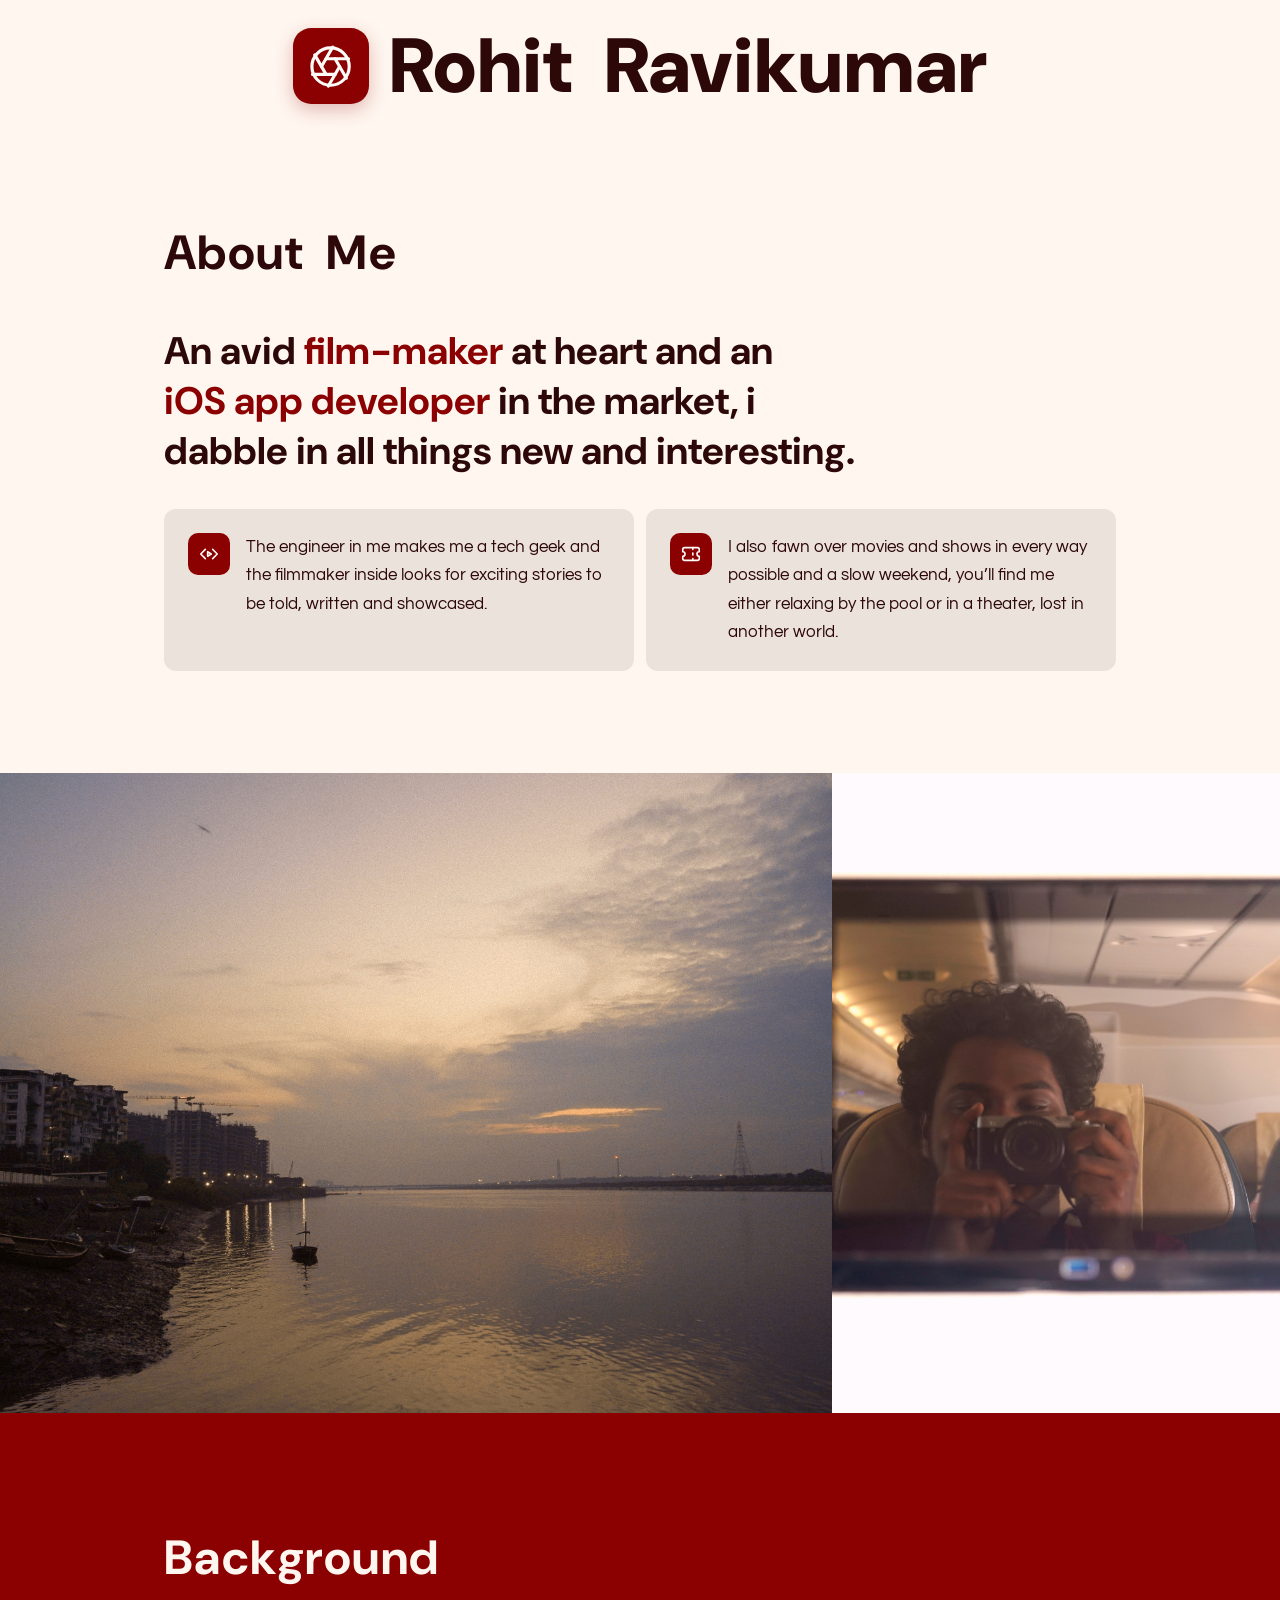
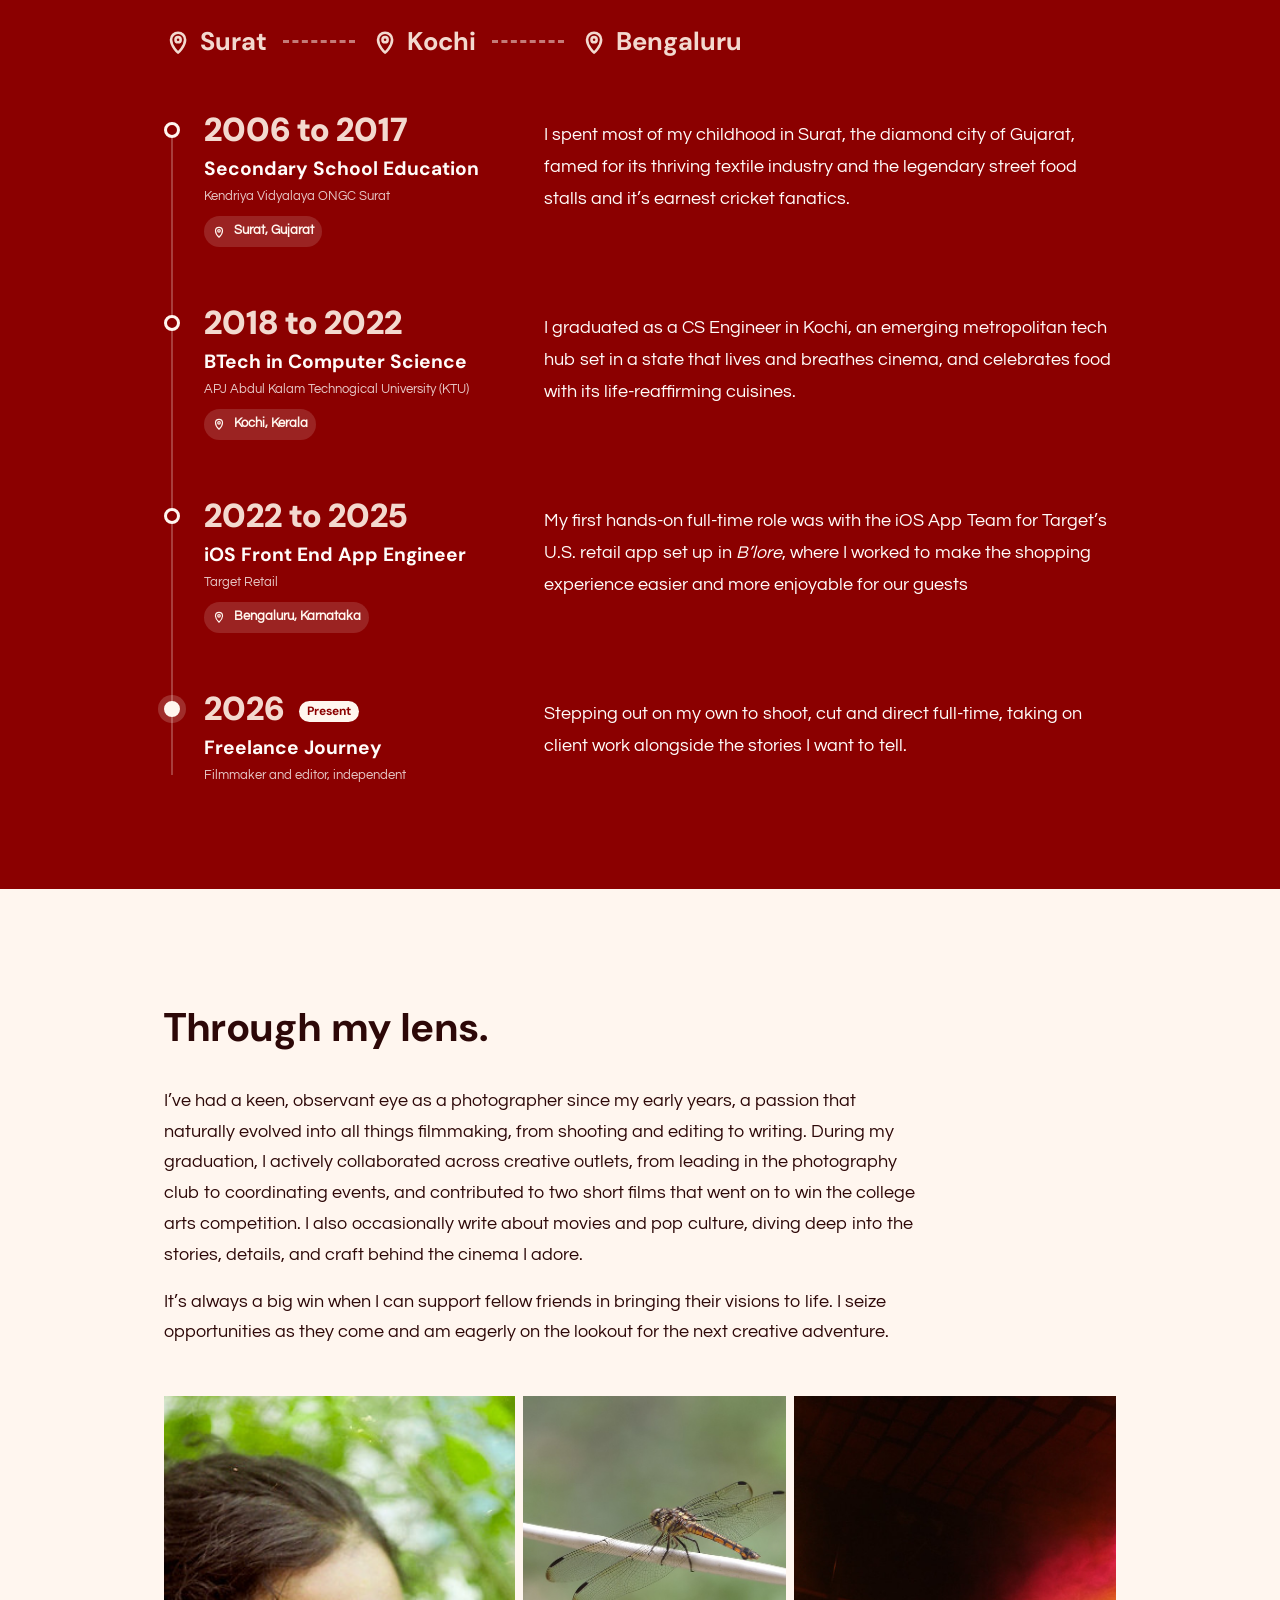
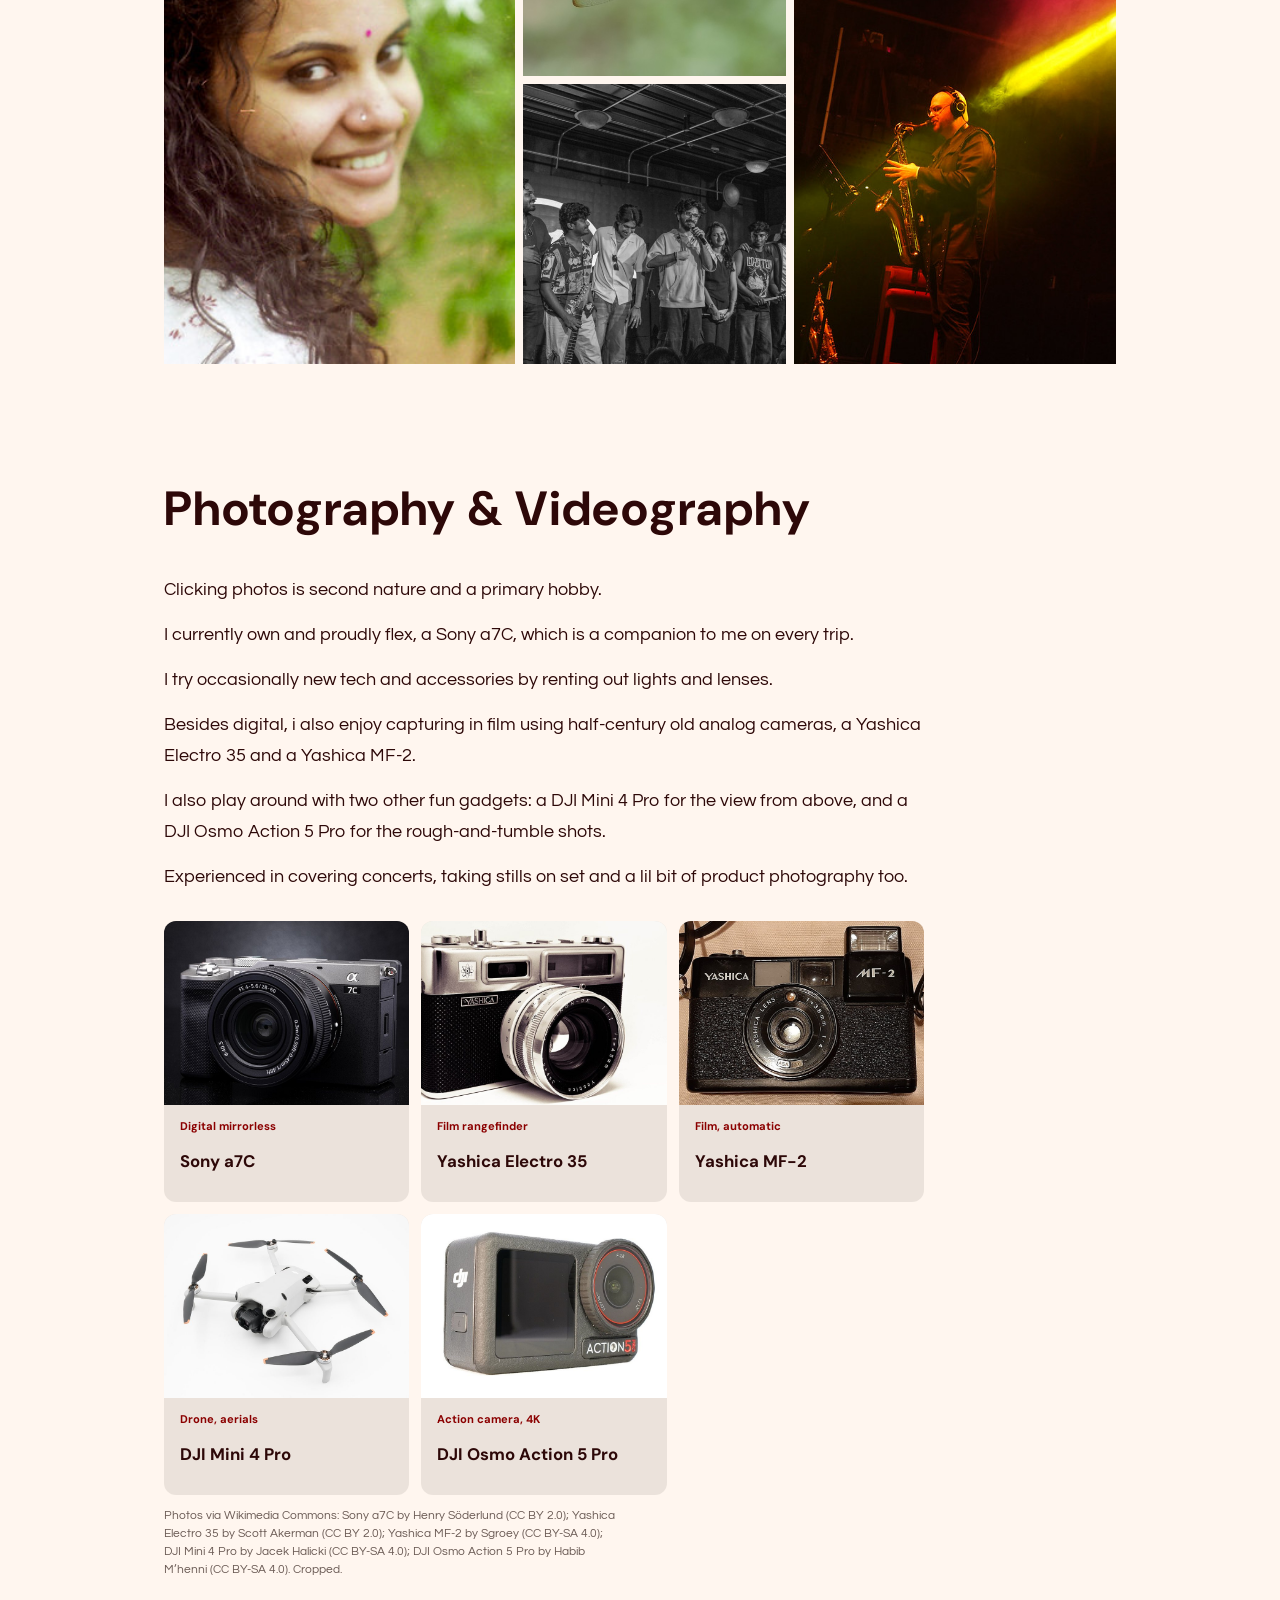
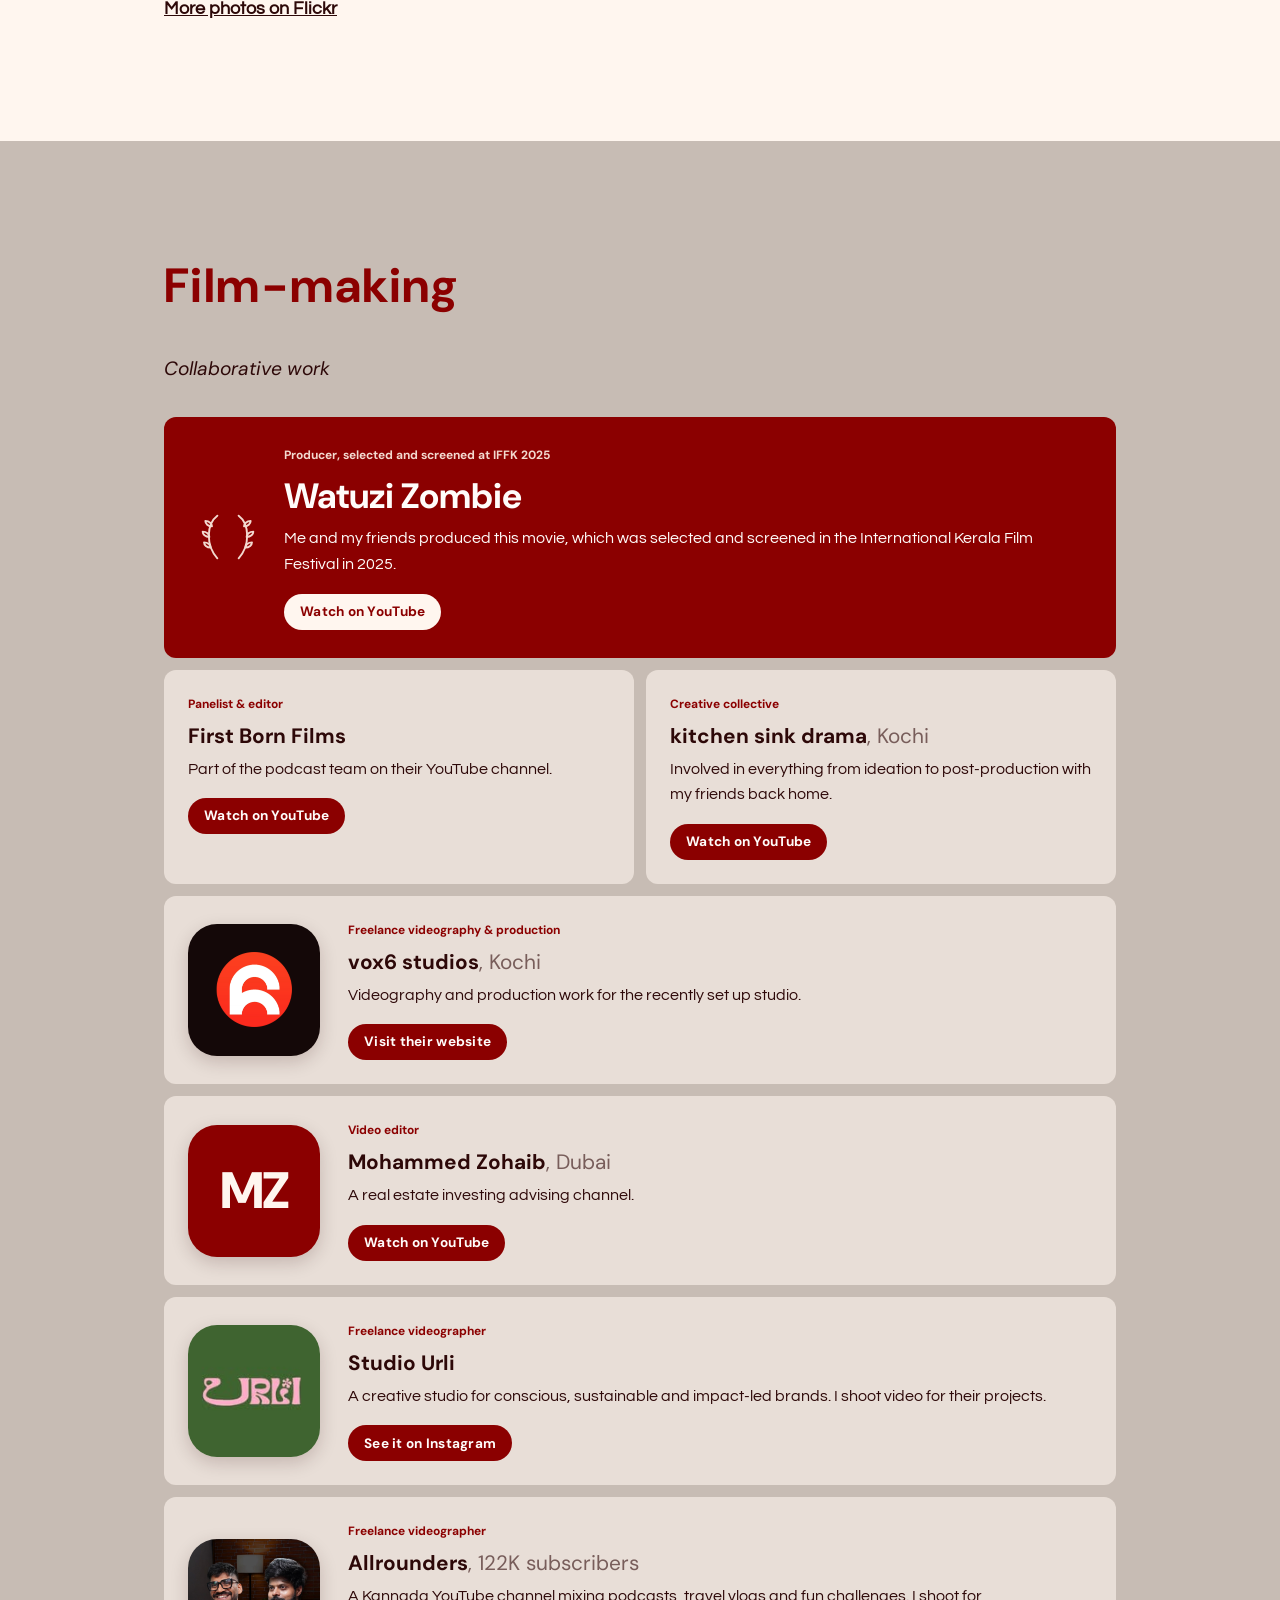
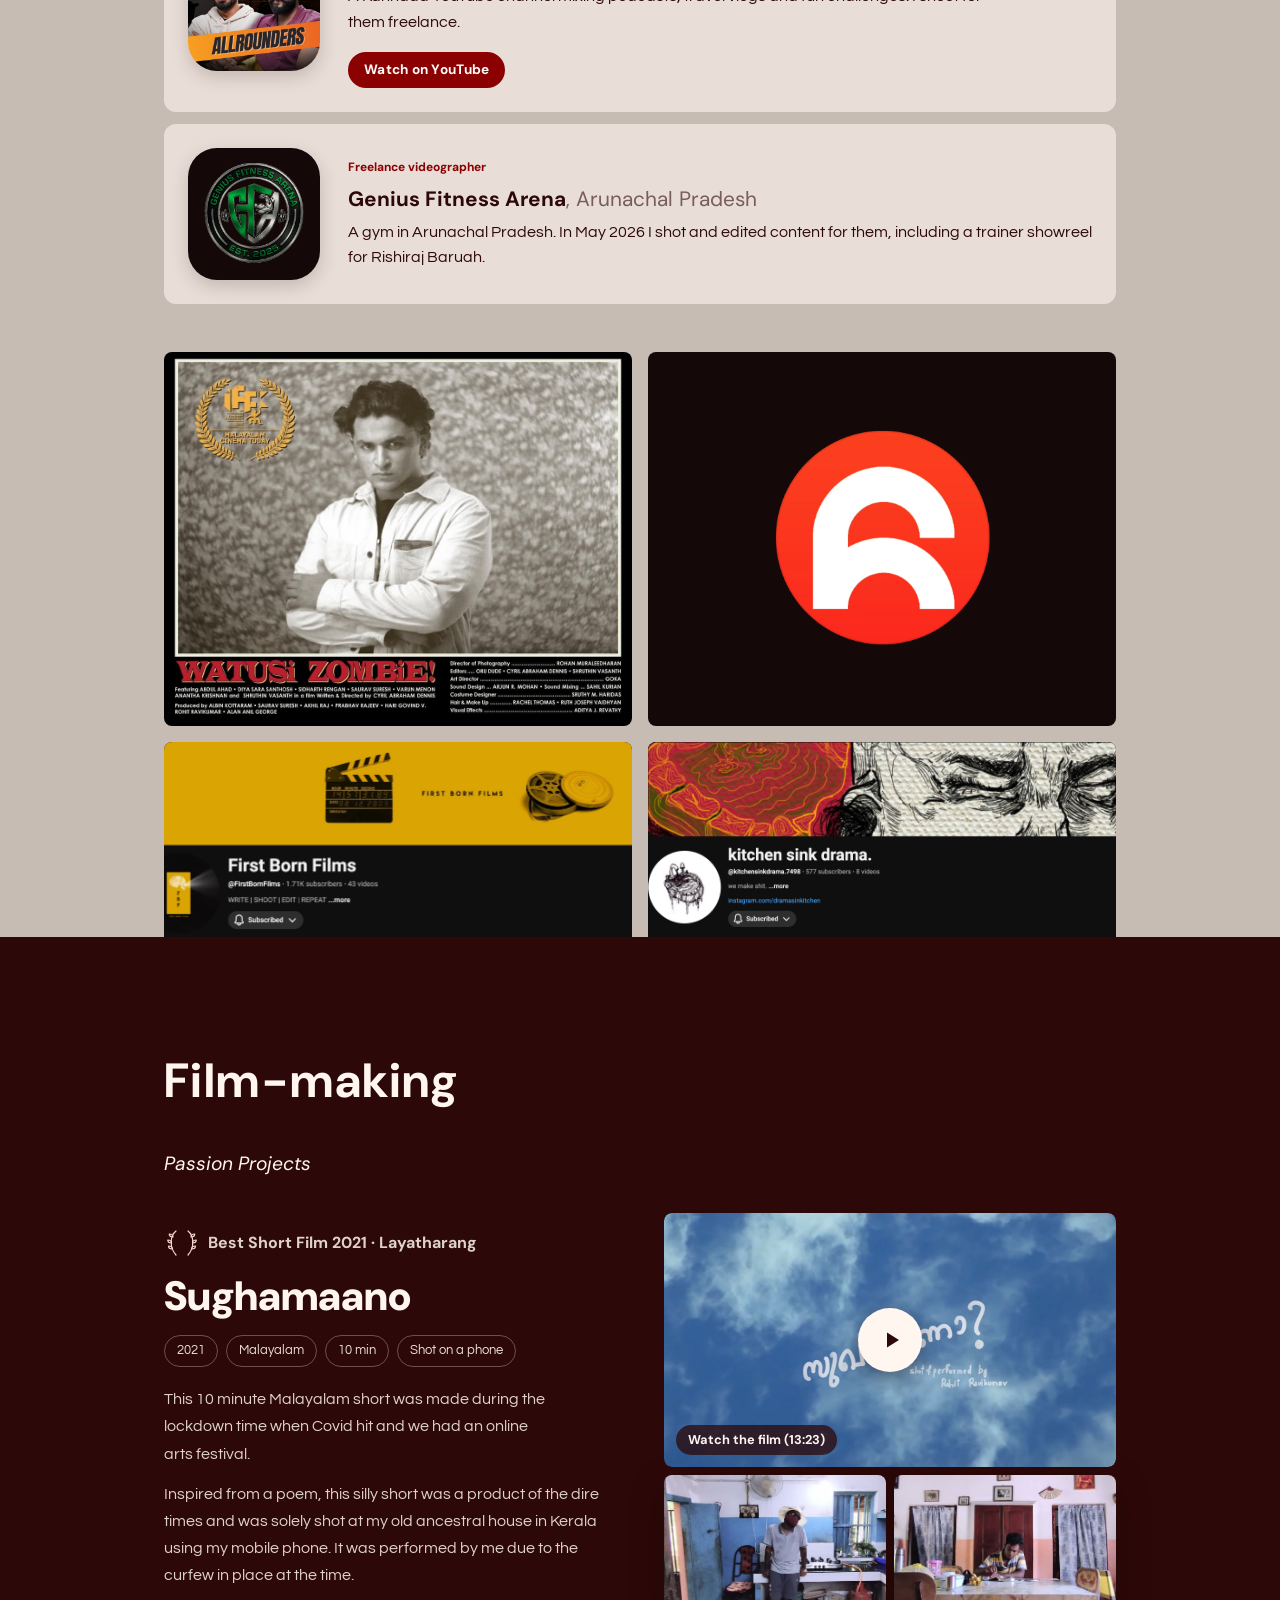
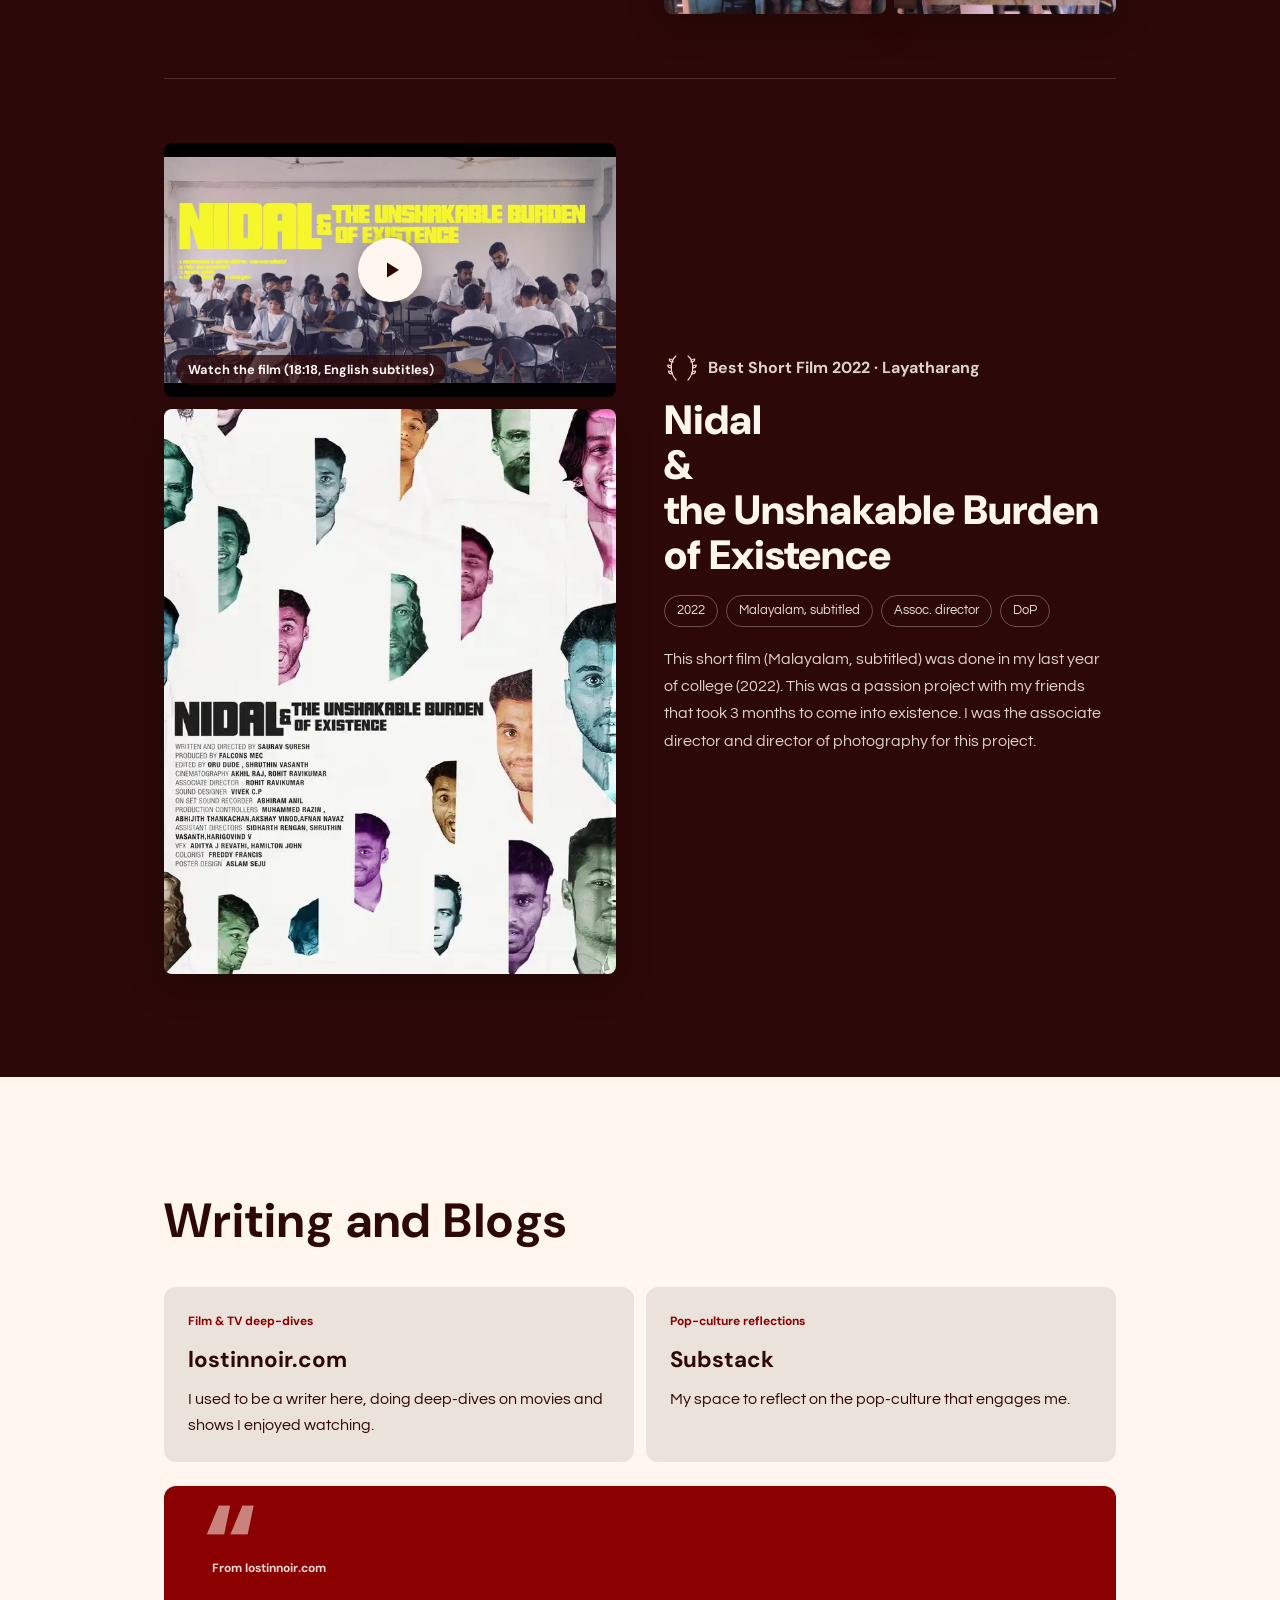
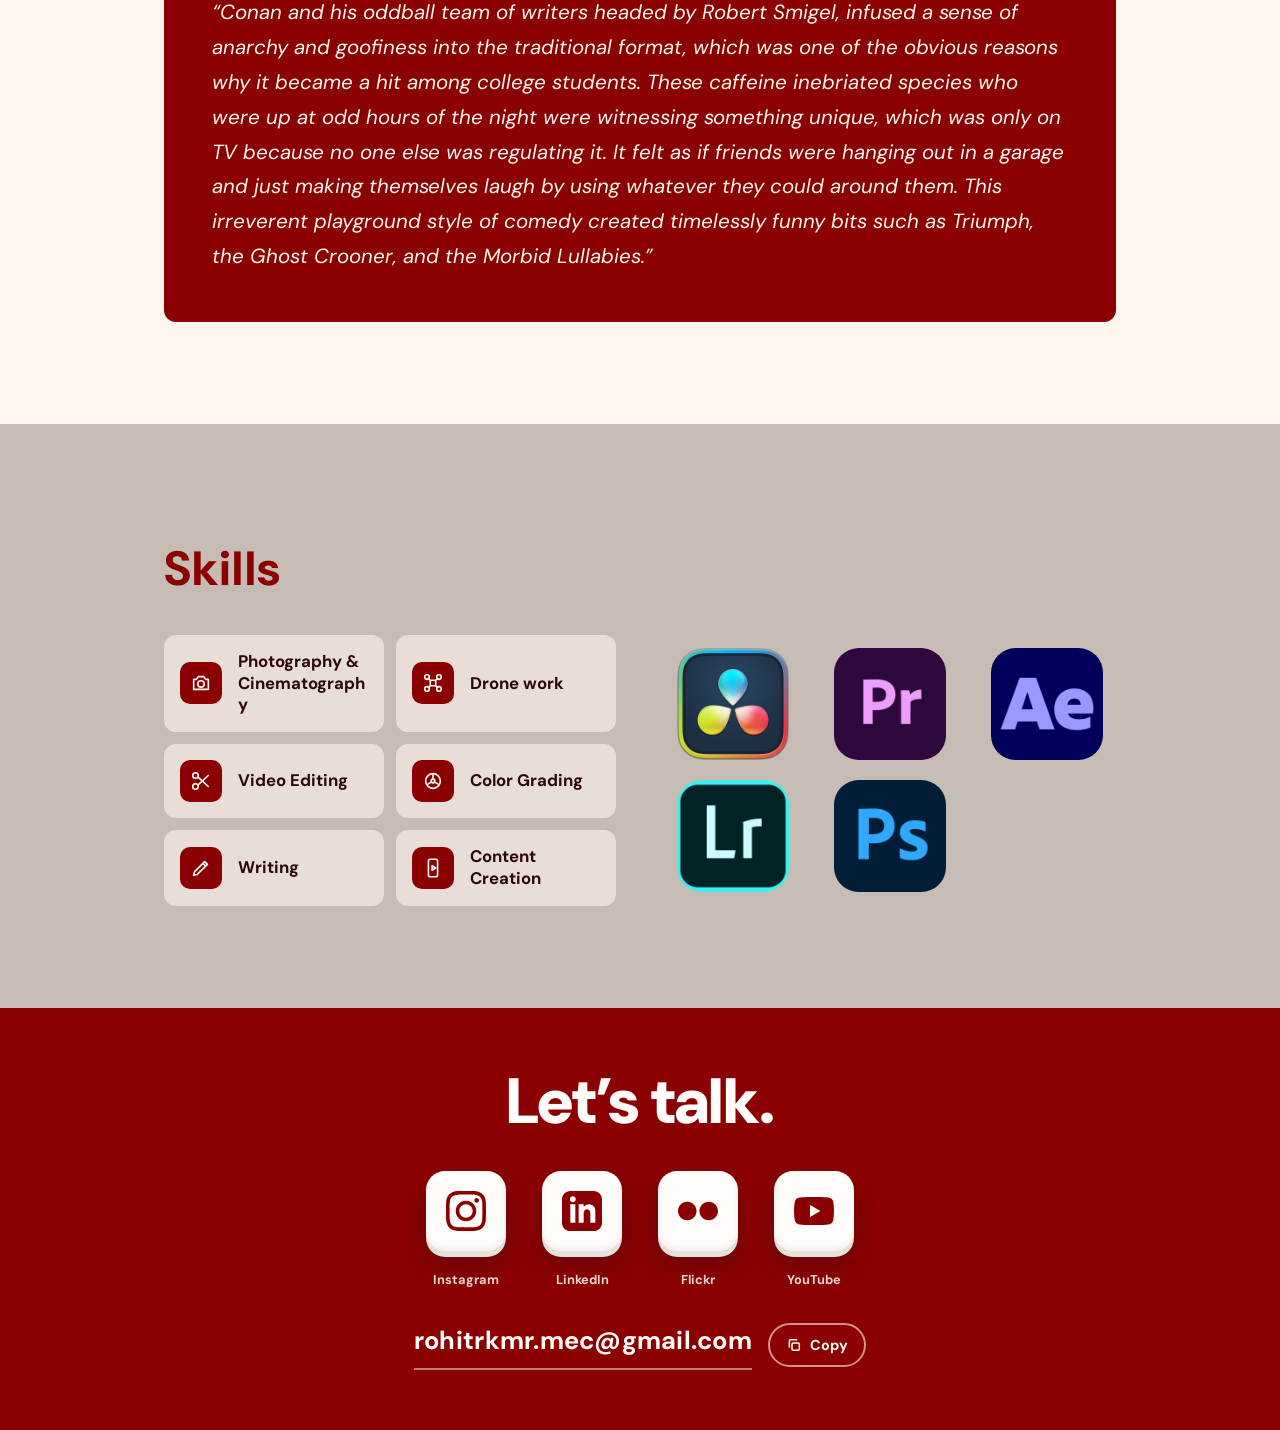
<file: index.html>
<!DOCTYPE html>
<html lang="en">
<head>
  <meta charset="UTF-8">
  <meta name="viewport" content="width=device-width, initial-scale=1.0, viewport-fit=cover">
  <title>Home | Rohit Ravikumar</title>
  <meta name="description" content="Rohit Ravikumar: iOS developer, filmmaker, photographer and storyteller.">

  <!-- Fonts: Azeret Mono (title), DM Sans (headings), Questrial (body) -->
  <link rel="preconnect" href="https://fonts.googleapis.com">
  <link rel="preconnect" href="https://fonts.gstatic.com" crossorigin>
  <link href="https://fonts.googleapis.com/css2?family=Azeret+Mono:wght@900&family=DM+Sans:ital,opsz,wght@0,9..40,400;0,9..40,700;0,9..40,900;1,9..40,400&family=Questrial&display=swap" rel="stylesheet">

  <link rel="stylesheet" href="styles.css">
</head>
<body>

<!-- ═══════════════════════════════════════════
     HEADER
     To edit: change the name text below.
     The icon is an inline SVG camera aperture.
═══════════════════════════════════════════ -->
<header class="site-header">
  <a href="#" class="site-title-link">
    <span class="site-icon">
      <svg xmlns="http://www.w3.org/2000/svg" viewBox="0 0 24 24" aria-hidden="true">
        <circle cx="12" cy="12" r="9.5"/><path d="M14.31 8l5.74 9.94"/><path d="M9.69 8h11.48"/><path d="M7.38 12l5.74-9.94"/><path d="M9.69 16L3.95 6.06"/><path d="M14.31 16H2.83"/><path d="M16.62 12l-5.74 9.94"/>
      </svg>
    </span>
    <span class="site-title-text">Rohit&nbsp; Ravikumar</span>
  </a>
</header>


<!-- ═══════════════════════════════════════════
     ABOUT ME
     To edit: update the lead line and the two cards.
═══════════════════════════════════════════ -->
<section class="section--cream" id="about">
  <div class="container">
    <h2 class="section-heading">About&nbsp; Me</h2>
    <p class="about-lead">An avid <em>film-maker</em> at heart and an <em>iOS app developer</em> in the market, i dabble in all things new and interesting.</p>
    <div class="about-cards">
      <div class="about-card">
        <span class="skill-icon"><svg xmlns="http://www.w3.org/2000/svg" viewBox="0 0 24 24" aria-hidden="true"><path d="M8 7l-5 5 5 5"/><path d="M16 7l5 5-5 5"/><path d="M10.5 9.5v5l4-2.5z"/></svg></span>
        <p>The engineer in me makes me a tech geek and the filmmaker inside looks for exciting stories to be told, written and showcased.</p>
      </div>
      <div class="about-card">
        <span class="skill-icon"><svg xmlns="http://www.w3.org/2000/svg" viewBox="0 0 24 24" aria-hidden="true"><path d="M3 7a2 2 0 0 1 2-2h14a2 2 0 0 1 2 2v2.5a2.5 2.5 0 0 0 0 5V17a2 2 0 0 1-2 2H5a2 2 0 0 1-2-2v-2.5a2.5 2.5 0 0 0 0-5z"/><path d="M14 5v2"/><path d="M14 11v2"/><path d="M14 17v2"/></svg></span>
        <p>I also fawn over movies and shows in every way possible and a slow weekend, you’ll find me either relaxing by the pool or in a theater, lost in another world.</p>
      </div>
    </div>
  </div>
</section>


<!-- ═══════════════════════════════════════════
     HERO PHOTOS
     To edit: replace src="..." with your own
     images. Left = wide, Right = portrait.
═══════════════════════════════════════════ -->
<section class="hero-photos">
  <div class="hero-photos-grid">
    <img class="hero-photo--wide" src="images/fe54a2daba9c4405b52fd4124c3318ec.jpg" alt="Waterfront at dusk" fetchpriority="high">
    <img class="hero-photo--portrait" src="images/2f50def3fa064a92a976de026f94a7ba.jpg" alt="Rohit with camera on a plane" loading="lazy">
  </div>
</section>


<!-- ═══════════════════════════════════════════
     BACKGROUND / TIMELINE
     To edit: update each .timeline-item block.
     The last item gets the glowing dot.
═══════════════════════════════════════════ -->
<section class="section--red" id="background">
  <div class="container">
    <h2 class="section-heading section-heading--white">Background</h2>
    <p class="timeline-route" aria-label="Surat, then Kochi, then Bengaluru"><span><svg viewBox="0 0 24 24" aria-hidden="true"><path d="M12 21s-6-5.33-6-11a6 6 0 0 1 12 0c0 5.67-6 11-6 11z"/><circle cx="12" cy="10" r="2.2"/></svg>Surat</span><i aria-hidden="true"></i><span><svg viewBox="0 0 24 24" aria-hidden="true"><path d="M12 21s-6-5.33-6-11a6 6 0 0 1 12 0c0 5.67-6 11-6 11z"/><circle cx="12" cy="10" r="2.2"/></svg>Kochi</span><i aria-hidden="true"></i><span><svg viewBox="0 0 24 24" aria-hidden="true"><path d="M12 21s-6-5.33-6-11a6 6 0 0 1 12 0c0 5.67-6 11-6 11z"/><circle cx="12" cy="10" r="2.2"/></svg>Bengaluru</span></p>

    <div class="timeline">

      <div class="timeline-item">
        <div class="timeline-left">
          <p class="timeline-date">2006 to 2017</p>
          <p class="timeline-title">Secondary School Education</p>
          <p class="timeline-org">Kendriya Vidyalaya ONGC Surat</p>
          <p class="timeline-place"><svg viewBox="0 0 24 24" aria-hidden="true"><path d="M12 21s-6-5.33-6-11a6 6 0 0 1 12 0c0 5.67-6 11-6 11z"/><circle cx="12" cy="10" r="2.2"/></svg>Surat, Gujarat</p>
        </div>
        <div class="timeline-right">
          <p>I spent most of my childhood in Surat, the diamond city of Gujarat, famed for its thriving textile industry and the legendary street food stalls and it’s earnest cricket fanatics.</p>
        </div>
      </div>

      <div class="timeline-item">
        <div class="timeline-left">
          <p class="timeline-date">2018 to 2022</p>
          <p class="timeline-title">BTech in Computer Science</p>
          <p class="timeline-org">APJ Abdul Kalam Technogical University (KTU)</p>
          <p class="timeline-place"><svg viewBox="0 0 24 24" aria-hidden="true"><path d="M12 21s-6-5.33-6-11a6 6 0 0 1 12 0c0 5.67-6 11-6 11z"/><circle cx="12" cy="10" r="2.2"/></svg>Kochi, Kerala</p>
        </div>
        <div class="timeline-right">
          <p>I graduated as a CS Engineer in Kochi, an emerging metropolitan tech hub set in a state that lives and breathes cinema, and celebrates food with its life-reaffirming cuisines.</p>
        </div>
      </div>

      <div class="timeline-item">
        <div class="timeline-left">
          <p class="timeline-date">2022 to 2025</p>
          <p class="timeline-title">iOS Front End App Engineer</p>
          <p class="timeline-org">Target Retail</p>
          <p class="timeline-place"><svg viewBox="0 0 24 24" aria-hidden="true"><path d="M12 21s-6-5.33-6-11a6 6 0 0 1 12 0c0 5.67-6 11-6 11z"/><circle cx="12" cy="10" r="2.2"/></svg>Bengaluru, Karnataka</p>
        </div>
        <div class="timeline-right">
          <p>My first hands-on full-time role was with the iOS App Team for Target’s U.S. retail app set up in <em>B’lore</em>, where I worked to make the shopping experience easier and more enjoyable for our guests</p>
        </div>
      </div>

      <div class="timeline-item">
        <div class="timeline-left">
          <p class="timeline-date">2026 <span class="timeline-now">Present</span></p>
          <p class="timeline-title">Freelance Journey</p>
          <p class="timeline-org">Filmmaker and editor, independent</p>
        </div>
        <div class="timeline-right">
          <p>Stepping out on my own to shoot, cut and direct full-time, taking on client work alongside the stories I want to tell.</p>
        </div>
      </div>

    </div>
  </div>
</section>


<!-- ═══════════════════════════════════════════
     SHOWCASE
     To edit: update the intro paragraphs and
     swap collage images in .photo-collage.
═══════════════════════════════════════════ -->
<section class="section--cream" id="showcase">
  <div class="container">
    <h2 class="section-heading">Through my lens.</h2>

    <div class="showcase-intro">
      <p>I’ve had a keen, observant eye as a photographer since my early years, a passion that naturally evolved into all things filmmaking, from shooting and editing to writing. During my graduation, I actively collaborated across creative outlets, from leading in the photography club to coordinating events, and contributed to two short films that went on to win the college arts competition. I also occasionally write about movies and pop culture, diving deep into the stories, details, and craft behind the cinema I adore.</p>
      <p>It’s always a big win when I can support fellow friends in bringing their visions to life. I seize opportunities as they come and am eagerly on the lookout for the next creative adventure.</p>
    </div>
  </div>

  <div class="photo-collage">
    <img class="collage-img--1" src="images/66da37c07e004c50b935f6f76b668513.jpg" alt="Concert photography: saxophonist under stage lights" loading="lazy">
    <img class="collage-img--2" src="images/b7c112c7889e4e52a69ee16554325913.jpg" alt="Portrait photography" loading="lazy">
    <img class="collage-img--3" src="images/0fef56a819784b74803ca94301757ac2.jpg" alt="Nature photography: dragonfly macro" loading="lazy">
    <img class="collage-img--4" src="images/c2524a3473174f8cb57a6ce0c07d3a37.jpg" alt="Band performance: group on stage" loading="lazy">
  </div>
</section>


<!-- ═══════════════════════════════════════════
     PHOTOGRAPHY
     To edit: update the paragraphs and the gear
     cards. Keep the photo credit line accurate.
═══════════════════════════════════════════ -->
<section class="section--cream" id="photography">
  <div class="container">
    <h2 class="section-heading">Photography &amp; Videography</h2>

    <div class="photography-text">
      <p>Clicking photos is second nature and a primary hobby.</p>
      <p>I currently own and proudly flex, a Sony a7C, which is a companion to me on every trip.</p>
      <p>I try occasionally new tech and accessories by renting out lights and lenses.</p>
      <p>Besides digital, i also enjoy capturing in film using half-century old analog cameras, a Yashica Electro 35 and a Yashica MF-2.</p>
      <p>I also play around with two other fun gadgets: a DJI Mini 4 Pro for the view from above, and a DJI Osmo Action 5 Pro for the rough-and-tumble shots.</p>
      <p>Experienced in covering concerts, taking stills on set and a lil bit of product photography too.</p>

      <div class="gear-grid">
        <div class="gear-card">
          <div class="gear-photo"><img src="images/gear-sony-a7c.jpg" alt="Sony a7C mirrorless camera with a 28-60mm lens" loading="lazy"></div>
          <div class="gear-info"><p class="gear-kind">Digital mirrorless</p><p class="gear-name">Sony a7C</p></div>
        </div>
        <div class="gear-card">
          <div class="gear-photo"><img src="images/gear-yashica-electro-35.jpg" alt="Yashica Electro 35 rangefinder film camera" loading="lazy"></div>
          <div class="gear-info"><p class="gear-kind">Film rangefinder</p><p class="gear-name">Yashica Electro 35</p></div>
        </div>
        <div class="gear-card">
          <div class="gear-photo"><img src="images/gear-yashica-mf-2.jpg" alt="Yashica MF-2 compact film camera" loading="lazy"></div>
          <div class="gear-info"><p class="gear-kind">Film, automatic</p><p class="gear-name">Yashica MF-2</p></div>
        </div>
        <div class="gear-card">
          <div class="gear-photo"><img src="images/gear-dji-mini-4-pro.jpg" alt="DJI Mini 4 Pro drone, unfolded" loading="lazy"></div>
          <div class="gear-info"><p class="gear-kind">Drone, aerials</p><p class="gear-name">DJI Mini 4 Pro</p></div>
        </div>
        <div class="gear-card">
          <div class="gear-photo"><img src="images/gear-dji-osmo-action-5-pro.jpg" alt="DJI Osmo Action 5 Pro action camera" loading="lazy"></div>
          <div class="gear-info"><p class="gear-kind">Action camera, 4K</p><p class="gear-name">DJI Osmo Action 5 Pro</p></div>
        </div>
      </div>
      <p class="gear-credit">Photos via Wikimedia Commons: Sony a7C by Henry Söderlund (CC BY 2.0); Yashica Electro 35 by Scott Akerman (CC BY 2.0); Yashica MF-2 by Sgroey (CC BY-SA 4.0); DJI Mini 4 Pro by Jacek Halicki (CC BY-SA 4.0); DJI Osmo Action 5 Pro by Habib M’henni (CC BY-SA 4.0). Cropped.</p>

      <p>
        <a href="https://www.flickr.com/photos/147185159@N08/" target="_blank" rel="noopener">More photos on Flickr</a>
      </p>
    </div>
  </div>
</section>


<!-- ═══════════════════════════════════════════
     FILM-MAKING — COLLABORATIVE WORK
     To edit: update the cards, then the channel
     images below them.
═══════════════════════════════════════════ -->
<section class="section--tan-lt" id="projects">
  <div class="container">
    <h2 class="section-heading section-heading--red">Film-making</h2>
    <p class="section-sub">Collaborative work</p>

    <div class="collab-grid">
      <div class="collab-card collab-card--featured">
        <svg class="collab-laurel" xmlns="http://www.w3.org/2000/svg" viewBox="0 0 48 48" aria-hidden="true"><path d="M16 8C8 14 7 30 16 40"/><path d="M32 8c8 6 9 22 0 32"/><path d="M12 16c-3 0-5-2-5-4 3 0 5 2 5 4z"/><path d="M10 24c-3 0-5-2-5-4 3 0 5 2 5 4z"/><path d="M11 32c-3 0-5-2-5-4 3 0 5 2 5 4z"/><path d="M36 16c3 0 5-2 5-4-3 0-5 2-5 4z"/><path d="M38 24c3 0 5-2 5-4-3 0-5 2-5 4z"/><path d="M37 32c3 0 5-2 5-4-3 0-5 2-5 4z"/></svg>
        <div>
          <p class="collab-role">Producer, selected and screened at IFFK 2025</p>
          <p class="collab-title"><a href="https://www.youtube.com/@kitchensinkdrama.7498/videos" target="_blank" rel="noopener">Watuzi Zombie</a></p>
          <p class="collab-desc">Me and my friends produced this movie, which was selected and screened in the International Kerala Film Festival in 2025.</p>
          <a class="collab-link" href="https://www.youtube.com/@kitchensinkdrama.7498/videos" target="_blank" rel="noopener">Watch on YouTube</a>
        </div>
      </div>
      <div class="collab-card">
        <p class="collab-role">Panelist &amp; editor</p>
        <p class="collab-title"><a href="https://www.youtube.com/@FirstBornFilms/videos" target="_blank" rel="noopener">First Born Films</a></p>
        <p class="collab-desc">Part of the podcast team on their YouTube channel.</p>
        <a class="collab-link" href="https://www.youtube.com/@FirstBornFilms" target="_blank" rel="noopener">Watch on YouTube</a>
      </div>
      <div class="collab-card">
        <p class="collab-role">Creative collective</p>
        <p class="collab-title"><a href="https://www.youtube.com/@kitchensinkdrama.7498/videos" target="_blank" rel="noopener">kitchen sink drama</a><span>, Kochi</span></p>
        <p class="collab-desc">Involved in everything from ideation to post-production with my friends back home.</p>
        <a class="collab-link" href="https://www.youtube.com/@kitchensinkdrama.7498/videos" target="_blank" rel="noopener">Watch on YouTube</a>
      </div>
      <div class="collab-card collab-card--logo">
        <a class="collab-logo collab-logo--dark" href="https://www.vox6studios.com/" target="_blank" rel="noopener" aria-label="vox6 studios website"><img src="images/vox6-logo.png" alt="vox6 studios logo" loading="lazy"></a>
        <div>
          <p class="collab-role">Freelance videography &amp; production</p>
          <p class="collab-title"><a href="https://www.vox6studios.com/" target="_blank" rel="noopener">vox6 studios</a><span>, Kochi</span></p>
          <p class="collab-desc">Videography and production work for the recently set up studio.</p>
          <a class="collab-link" href="https://www.vox6studios.com/" target="_blank" rel="noopener">Visit their website</a>
        </div>
      </div>
      <div class="collab-card collab-card--logo">
        <a class="collab-logo collab-logo--mono" href="https://www.youtube.com/@MohammedZohaib86" target="_blank" rel="noopener" aria-label="Mohammed Zohaib on YouTube"><span aria-hidden="true">MZ</span></a>
        <div>
          <p class="collab-role">Video editor</p>
          <p class="collab-title"><a href="https://www.youtube.com/@MohammedZohaib86" target="_blank" rel="noopener">Mohammed Zohaib</a><span>, Dubai</span></p>
          <p class="collab-desc">A real estate investing advising channel.</p>
          <a class="collab-link" href="https://www.youtube.com/@MohammedZohaib86" target="_blank" rel="noopener">Watch on YouTube</a>
        </div>
      </div>
      <div class="collab-card collab-card--logo">
        <a class="collab-logo" href="https://www.instagram.com/studio_urli/" target="_blank" rel="noopener" aria-label="Studio Urli on Instagram"><img src="images/studio-urli-logo.jpg" alt="Studio Urli logo" loading="lazy"></a>
        <div>
          <p class="collab-role">Freelance videographer</p>
          <p class="collab-title"><a href="https://www.instagram.com/studio_urli/" target="_blank" rel="noopener">Studio Urli</a></p>
          <p class="collab-desc">A creative studio for conscious, sustainable and impact-led brands. I shoot video for their projects.</p>
          <a class="collab-link" href="https://www.instagram.com/studio_urli/" target="_blank" rel="noopener">See it on Instagram</a>
        </div>
      </div>
      <div class="collab-card collab-card--logo">
        <a class="collab-logo" href="https://www.youtube.com/@theallrounderrs" target="_blank" rel="noopener" aria-label="Allrounders on YouTube"><img src="images/allrounders-logo.jpg" alt="Allrounders channel logo" loading="lazy"></a>
        <div>
          <p class="collab-role">Freelance videographer</p>
          <p class="collab-title"><a href="https://www.youtube.com/@theallrounderrs" target="_blank" rel="noopener">Allrounders</a><span>, 122K subscribers</span></p>
          <p class="collab-desc">A Kannada YouTube channel mixing podcasts, travel vlogs and fun challenges. I shoot for them freelance.</p>
          <a class="collab-link" href="https://www.youtube.com/@theallrounderrs" target="_blank" rel="noopener">Watch on YouTube</a>
        </div>
      </div>
      <div class="collab-card collab-card--logo">
        <span class="collab-logo collab-logo--dark"><img src="images/genius-fitness-arena-logo.png" alt="Genius Fitness Arena logo" loading="lazy" style="padding: 6%"></span>
        <div>
          <p class="collab-role">Freelance videographer</p>
          <p class="collab-title">Genius Fitness Arena<span>, Arunachal Pradesh</span></p>
          <p class="collab-desc">A gym in Arunachal Pradesh. In May 2026 I shot and edited content for them, including a trainer showreel for Rishiraj Baruah.</p>
        </div>
      </div>
    </div>

    <!-- Feature row: Watuzi Zombie poster and the vox6 logo -->
    <div class="channels-feature">
      <a class="channel-card" href="https://www.youtube.com/@kitchensinkdrama.7498/videos" target="_blank" rel="noopener">
        <img src="images/149f7f62149c45138793bc778e334fbd.jpg" alt="Watuzi Zombie IFFK poster" loading="lazy">
      </a>
      <a class="channel-card channel-card--logo" href="https://www.vox6studios.com/" target="_blank" rel="noopener">
        <img src="images/vox6-logo.png" alt="vox6 studios logo" loading="lazy">
      </a>
    </div>

    <!-- Banner row: channel banners, sitting on the next section -->
    <div class="channels-banners">
      <a class="channel-card" href="https://www.youtube.com/@FirstBornFilms/videos" target="_blank" rel="noopener">
        <img src="images/d7929fa7d4514bbc887a25406f501eba.png" alt="First Born Films YouTube channel banner" loading="lazy">
      </a>
      <a class="channel-card" href="https://www.youtube.com/@kitchensinkdrama.7498/videos" target="_blank" rel="noopener">
        <img src="images/6e80e95abc16464a927bfded99a59371.png" alt="Kitchen Sink Drama YouTube channel banner" loading="lazy">
      </a>
    </div>

  </div>
</section>


<!-- ═══════════════════════════════════════════
     FILM-MAKING — PASSION PROJECTS
     Dark "screening room". Each .project-block
     has text plus images; video cards open the
     film on YouTube.
═══════════════════════════════════════════ -->
<section class="section--tan-md section--screening" id="personal-projects">
  <div class="container">
    <h2 class="section-heading">Film-making</h2>
    <p class="section-sub">Passion Projects</p>

    <!-- Project: Sughamaano -->
    <div class="project-block">
      <div class="project-text">
        <p class="project-award"><svg viewBox="0 0 48 48" aria-hidden="true"><path d="M16 8C8 14 7 30 16 40"/><path d="M32 8c8 6 9 22 0 32"/><path d="M12 16c-3 0-5-2-5-4 3 0 5 2 5 4z"/><path d="M10 24c-3 0-5-2-5-4 3 0 5 2 5 4z"/><path d="M11 32c-3 0-5-2-5-4 3 0 5 2 5 4z"/><path d="M36 16c3 0 5-2 5-4-3 0-5 2-5 4z"/><path d="M38 24c3 0 5-2 5-4-3 0-5 2-5 4z"/><path d="M37 32c3 0 5-2 5-4-3 0-5 2-5 4z"/></svg>Best Short Film 2021 · Layatharang</p>
        <h3 class="project-title">Sughamaano</h3>
        <div class="project-meta"><span>2021</span><span>Malayalam</span><span>10 min</span><span>Shot on a phone</span></div>
        <p>This 10 minute Malayalam short was made during the lockdown time when Covid hit and we had an online arts festival.</p>
        <p>Inspired from a poem, this silly short was a product of the dire times and was solely shot at my old ancestral house in Kerala using my mobile phone. It was performed by me due to the curfew in place at the time.</p>
      </div>
      <div class="project-images">
        <a class="project-video" href="https://youtu.be/DNFC_QfXgl0" target="_blank" rel="noopener" aria-label="Watch Sughamaano on YouTube (13:23)">
          <img src="images/74b3bd6f74cb4a8c8609e99c4a0d7e01.jpg" alt="Sughamaano title card over a blue sky" loading="lazy">
          <span class="project-video-play"><svg viewBox="0 0 24 24" aria-hidden="true"><path d="M7 4.5v15l12-7.5z"/></svg></span>
          <span class="project-video-label">Watch the film (13:23)</span>
        </a>
        <img src="images/f2c636ed5fb04321afecc0a3260297b0.png" alt="Sughamaano film still" loading="lazy">
        <img src="images/3625c594557c4156811033b283bea3a1.jpg" alt="Sughamaano film still" loading="lazy">
      </div>
    </div>

    <!-- Project: Nidal (text on the right) -->
    <div class="project-block project-block--flip">
      <div class="project-text">
        <p class="project-award"><svg viewBox="0 0 48 48" aria-hidden="true"><path d="M16 8C8 14 7 30 16 40"/><path d="M32 8c8 6 9 22 0 32"/><path d="M12 16c-3 0-5-2-5-4 3 0 5 2 5 4z"/><path d="M10 24c-3 0-5-2-5-4 3 0 5 2 5 4z"/><path d="M11 32c-3 0-5-2-5-4 3 0 5 2 5 4z"/><path d="M36 16c3 0 5-2 5-4-3 0-5 2-5 4z"/><path d="M38 24c3 0 5-2 5-4-3 0-5 2-5 4z"/><path d="M37 32c3 0 5-2 5-4-3 0-5 2-5 4z"/></svg>Best Short Film 2022 · Layatharang</p>
        <h3 class="project-title">Nidal<br>&amp;<br>the Unshakable Burden of Existence</h3>
        <div class="project-meta"><span>2022</span><span>Malayalam, subtitled</span><span>Assoc. director</span><span>DoP</span></div>
        <p>This short film (Malayalam, subtitled) was done in my last year of college (2022). This was a passion project with my friends that took 3 months to come into existence. I was the associate director and director of photography for this project.</p>
      </div>
      <div class="project-images project-images--nidal">
        <a class="project-video" href="https://www.youtube.com/watch?v=TNhDzMygktc" target="_blank" rel="noopener" aria-label="Watch Nidal and the Unshakable Burden of Existence on YouTube (18:18)">
          <img src="images/nidal-youtube-thumb.jpg" alt="Nidal and the Unshakable Burden of Existence, video thumbnail" loading="lazy">
          <span class="project-video-play"><svg viewBox="0 0 24 24" aria-hidden="true"><path d="M7 4.5v15l12-7.5z"/></svg></span>
          <span class="project-video-label">Watch the film (18:18, English subtitles)</span>
        </a>
        <img src="images/f71c1f7cf7e4461d9214abd8bc76ade2.webp" alt="Nidal and the Unshakable Burden of Existence poster" loading="lazy">
      </div>
    </div>

  </div>
</section>


<!-- ═══════════════════════════════════════════
     WRITING & BLOGS
     To edit: update the two outlet cards and
     the featured excerpt.
═══════════════════════════════════════════ -->
<section class="section--cream" id="writing">
  <div class="container">
    <h2 class="section-heading">Writing and Blogs</h2>

    <div class="writing-outlets">
      <a class="outlet-card" href="https://lostinnoir.com/author/rohitrkmr/" target="_blank" rel="noopener">
        <p class="outlet-label">Film &amp; TV deep-dives</p>
        <p class="outlet-title">lostinnoir.com</p>
        <p class="outlet-desc">I used to be a writer here, doing deep-dives on movies and shows I enjoyed watching.</p>
      </a>
      <a class="outlet-card" href="https://substack.com/@rohitrkmr" target="_blank" rel="noopener">
        <p class="outlet-label">Pop-culture reflections</p>
        <p class="outlet-title">Substack</p>
        <p class="outlet-desc">My space to reflect on the pop-culture that engages me.</p>
      </a>
    </div>

    <!-- Featured excerpt — replace with any paragraph from your writing -->
    <div class="blog-excerpt">
      <p class="excerpt-label">From lostinnoir.com</p>
      <blockquote>
        “Conan and his oddball team of writers headed by Robert Smigel, infused a sense of anarchy and goofiness into the traditional format, which was one of the obvious reasons why it became a hit among college students. These caffeine inebriated species who were up at odd hours of the night were witnessing something unique, which was only on TV because no one else was regulating it. It felt as if friends were hanging out in a garage and just making themselves laugh by using whatever they could around them. This irreverent playground style of comedy created timelessly funny bits such as Triumph, the Ghost Crooner, and the Morbid Lullabies.”
      </blockquote>
    </div>

  </div>
</section>


<!-- ═══════════════════════════════════════════
     SKILLS
     To edit: update the skill cards and swap
     app icon images.
═══════════════════════════════════════════ -->
<section class="section--tan-lt" id="skills">
  <div class="container">
    <h2 class="section-heading section-heading--red">Skills</h2>

    <div class="skills-layout">
      <ul class="skills-list">
        <li><span class="skill-icon"><svg xmlns="http://www.w3.org/2000/svg" viewBox="0 0 24 24" aria-hidden="true"><path d="M4 8h3l2-3h6l2 3h3v11H4z"/><circle cx="12" cy="13" r="3.5"/></svg></span>Photography &amp; Cinematography</li>
        <li><span class="skill-icon"><svg xmlns="http://www.w3.org/2000/svg" viewBox="0 0 24 24" aria-hidden="true"><rect x="9" y="9" width="6" height="6" rx="1.5"/><path d="M9 9L7 7"/><path d="M15 9l2-2"/><path d="M9 15l-2 2"/><path d="M15 15l2 2"/><circle cx="5.5" cy="5.5" r="2.5"/><circle cx="18.5" cy="5.5" r="2.5"/><circle cx="5.5" cy="18.5" r="2.5"/><circle cx="18.5" cy="18.5" r="2.5"/></svg></span>Drone work</li>
        <li><span class="skill-icon"><svg xmlns="http://www.w3.org/2000/svg" viewBox="0 0 24 24" aria-hidden="true"><circle cx="6" cy="6" r="3"/><circle cx="6" cy="18" r="3"/><path d="M8.5 7.5L20 18"/><path d="M8.5 16.5L20 6"/></svg></span>Video Editing</li>
        <li><span class="skill-icon"><svg xmlns="http://www.w3.org/2000/svg" viewBox="0 0 24 24" aria-hidden="true"><circle cx="12" cy="12" r="8"/><circle cx="12" cy="12" r="2"/><path d="M12 4v6"/><path d="M5.5 16l5-3"/><path d="M18.5 16l-5-3"/></svg></span>Color Grading</li>
        <li><span class="skill-icon"><svg xmlns="http://www.w3.org/2000/svg" viewBox="0 0 24 24" aria-hidden="true"><path d="M4 20l4-1 11-11-3-3L5 16z"/><path d="M14 7l3 3"/></svg></span>Writing</li>
        <li><span class="skill-icon"><svg xmlns="http://www.w3.org/2000/svg" viewBox="0 0 24 24" aria-hidden="true"><rect x="7" y="2.5" width="10" height="19" rx="2"/><path d="M11 9.5v5l4-2.5z"/></svg></span>Content Creation</li>
      </ul>

      <div class="app-icons">
        <img src="images/icon-resolve.png" alt="DaVinci Resolve" title="DaVinci Resolve" loading="lazy">
        <img src="images/icon-premiere.png" alt="Adobe Premiere Pro" title="Adobe Premiere Pro" loading="lazy">
        <img src="images/icon-after-effects.png" alt="Adobe After Effects" title="Adobe After Effects" loading="lazy">
        <img src="images/icon-lightroom.png" alt="Adobe Lightroom" title="Adobe Lightroom" loading="lazy">
        <img src="images/icon-photoshop.png" alt="Adobe Photoshop" title="Adobe Photoshop" loading="lazy">
      </div>
    </div>

  </div>
</section>


<!-- ═══════════════════════════════════════════
     FOOTER
     To edit: update social profile URLs below.
     Icons are inline SVGs — no external deps.
═══════════════════════════════════════════ -->
<footer class="site-footer">
  <h2 class="footer-heading">Let’s talk.</h2>

  <div class="social-links">

    <!-- Instagram -->
    <a href="https://www.instagram.com/rohit_rkmr" target="_blank" rel="noopener" aria-label="Instagram">
      <span class="social-label" aria-hidden="true">Instagram</span>
      <svg xmlns="http://www.w3.org/2000/svg" viewBox="0 0 24 24" aria-hidden="true">
        <path d="M12 2.163c3.204 0 3.584.012 4.85.07 3.252.148 4.771 1.691 4.919 4.919.058 1.265.069 1.645.069 4.849 0 3.205-.012 3.584-.069 4.849-.149 3.225-1.664 4.771-4.919 4.919-1.266.058-1.644.07-4.85.07-3.204 0-3.584-.012-4.849-.07-3.26-.149-4.771-1.699-4.919-4.92-.058-1.265-.07-1.644-.07-4.849 0-3.204.013-3.583.07-4.849.149-3.227 1.664-4.771 4.919-4.919 1.266-.057 1.645-.069 4.849-.069zm0-2.163c-3.259 0-3.667.014-4.947.072-4.358.2-6.78 2.618-6.98 6.98-.059 1.281-.073 1.689-.073 4.948 0 3.259.014 3.668.072 4.948.2 4.358 2.618 6.78 6.98 6.98 1.281.058 1.689.072 4.948.072 3.259 0 3.668-.014 4.948-.072 4.354-.2 6.782-2.618 6.979-6.98.059-1.28.073-1.689.073-4.948 0-3.259-.014-3.667-.072-4.947-.196-4.354-2.617-6.78-6.979-6.98-1.281-.059-1.69-.073-4.949-.073zm0 5.838c-3.403 0-6.162 2.759-6.162 6.162s2.759 6.163 6.162 6.163 6.162-2.759 6.162-6.163c0-3.403-2.759-6.162-6.162-6.162zm0 10.162c-2.209 0-4-1.79-4-4 0-2.209 1.791-4 4-4s4 1.791 4 4c0 2.21-1.791 4-4 4zm6.406-11.845c-.796 0-1.441.645-1.441 1.44s.645 1.44 1.441 1.44c.795 0 1.439-.645 1.439-1.44s-.644-1.44-1.439-1.44z"/>
      </svg>
    </a>

    <!-- LinkedIn -->
    <a href="https://in.linkedin.com/in/rohitrkmr" target="_blank" rel="noopener" aria-label="LinkedIn">
      <span class="social-label" aria-hidden="true">LinkedIn</span>
      <svg xmlns="http://www.w3.org/2000/svg" viewBox="0 0 24 24" aria-hidden="true">
        <path d="M19 0h-14c-2.761 0-5 2.239-5 5v14c0 2.761 2.239 5 5 5h14c2.762 0 5-2.239 5-5v-14c0-2.761-2.238-5-5-5zm-11 19h-3v-11h3v11zm-1.5-12.268c-.966 0-1.75-.79-1.75-1.764s.784-1.764 1.75-1.764 1.75.79 1.75 1.764-.783 1.764-1.75 1.764zm13.5 12.268h-3v-5.604c0-3.368-4-3.113-4 0v5.604h-3v-11h3v1.765c1.396-2.586 7-2.777 7 2.476v6.759z"/>
      </svg>
    </a>

    <!-- Flickr -->
    <a href="https://www.flickr.com/photos/147185159@N08/" target="_blank" rel="noopener" aria-label="Flickr">
      <span class="social-label" aria-hidden="true">Flickr</span>
      <svg xmlns="http://www.w3.org/2000/svg" viewBox="0 0 24 24" aria-hidden="true">
        <path d="M0 12c0 3.074 2.494 5.568 5.568 5.568S11.136 15.074 11.136 12 8.642 6.432 5.568 6.432 0 8.926 0 12zm12.864 0c0 3.074 2.494 5.568 5.568 5.568S24 15.074 24 12s-2.494-5.568-5.568-5.568-5.568 2.494-5.568 5.568z"/>
      </svg>
    </a>

    <!-- YouTube -->
    <a href="https://www.youtube.com/@rohitr2554" target="_blank" rel="noopener" aria-label="YouTube">
      <span class="social-label" aria-hidden="true">YouTube</span>
      <svg xmlns="http://www.w3.org/2000/svg" viewBox="0 0 24 24" aria-hidden="true">
        <path d="M23.495 6.205a3.007 3.007 0 0 0-2.088-2.088c-1.87-.501-9.396-.501-9.396-.501s-7.507-.01-9.396.501A3.007 3.007 0 0 0 .527 6.205a31.247 31.247 0 0 0-.522 5.805 31.247 31.247 0 0 0 .522 5.783 3.007 3.007 0 0 0 2.088 2.088c1.868.502 9.396.502 9.396.502s7.506 0 9.396-.502a3.007 3.007 0 0 0 2.088-2.088 31.247 31.247 0 0 0 .5-5.783 31.247 31.247 0 0 0-.5-5.805zM9.609 15.601V8.408l6.264 3.602z"/>
      </svg>
    </a>

  </div>

  <p class="footer-email">
    <a href="mailto:rohitrkmr.mec@gmail.com">rohitrkmr.mec@gmail.com</a>
    <button type="button" class="copy-email" id="copy-email" data-email="rohitrkmr.mec@gmail.com" aria-label="Copy email address">
      <svg xmlns="http://www.w3.org/2000/svg" viewBox="0 0 24 24" aria-hidden="true"><rect x="9" y="9" width="11" height="11" rx="2"/><path d="M5 15V6a2 2 0 0 1 2-2h9"/></svg>
      <span>Copy</span>
    </button>
  </p>
</footer>


<!-- ═══════════════════════════════════════════
     FLOATING WORKLOG BUTTON
     Hidden until you scroll past the header,
     then floats in the top-right corner.
     To edit: change the label text below.
═══════════════════════════════════════════ -->
<a href="worklog.html" class="floating-cta" id="floating-cta">
  Jump to Worklog
  <svg xmlns="http://www.w3.org/2000/svg" viewBox="0 0 24 24" aria-hidden="true"><path d="M5 12h14"/><path d="M13 6l6 6-6 6"/></svg>
</a>

<script>
  // Show the floating Worklog button once the header has scrolled away.
  (function () {
    var cta = document.getElementById('floating-cta');
    var header = document.querySelector('.site-header');
    function update() {
      var threshold = header ? header.offsetTop + header.offsetHeight : 120;
      cta.classList.toggle('is-hidden', window.scrollY <= threshold);
    }
    window.addEventListener('scroll', update, { passive: true });
    window.addEventListener('resize', update);
    update();
  })();

  // Copy the email address; the button says "Copied!" for a moment.
  (function () {
    var btn = document.getElementById('copy-email');
    if (!btn) return;
    var label = btn.querySelector('span');
    var email = btn.getAttribute('data-email');
    var timer;
    function done() {
      btn.classList.add('is-copied');
      label.textContent = 'Copied!';
      clearTimeout(timer);
      timer = setTimeout(function () {
        btn.classList.remove('is-copied');
        label.textContent = 'Copy';
      }, 1800);
    }
    function fallback() {
      try {
        var t = document.createElement('textarea');
        t.value = email;
        t.setAttribute('readonly', '');
        t.style.position = 'fixed';
        t.style.opacity = '0';
        document.body.appendChild(t);
        t.select();
        document.execCommand('copy');
        t.remove();
      } catch (e) {}
      done();
    }
    btn.addEventListener('click', function () {
      if (navigator.clipboard && navigator.clipboard.writeText) {
        navigator.clipboard.writeText(email).then(done, fallback);
      } else {
        fallback();
      }
    });
  })();
</script>

<script src="motion.js" defer></script>
</body>
</html>
</file>
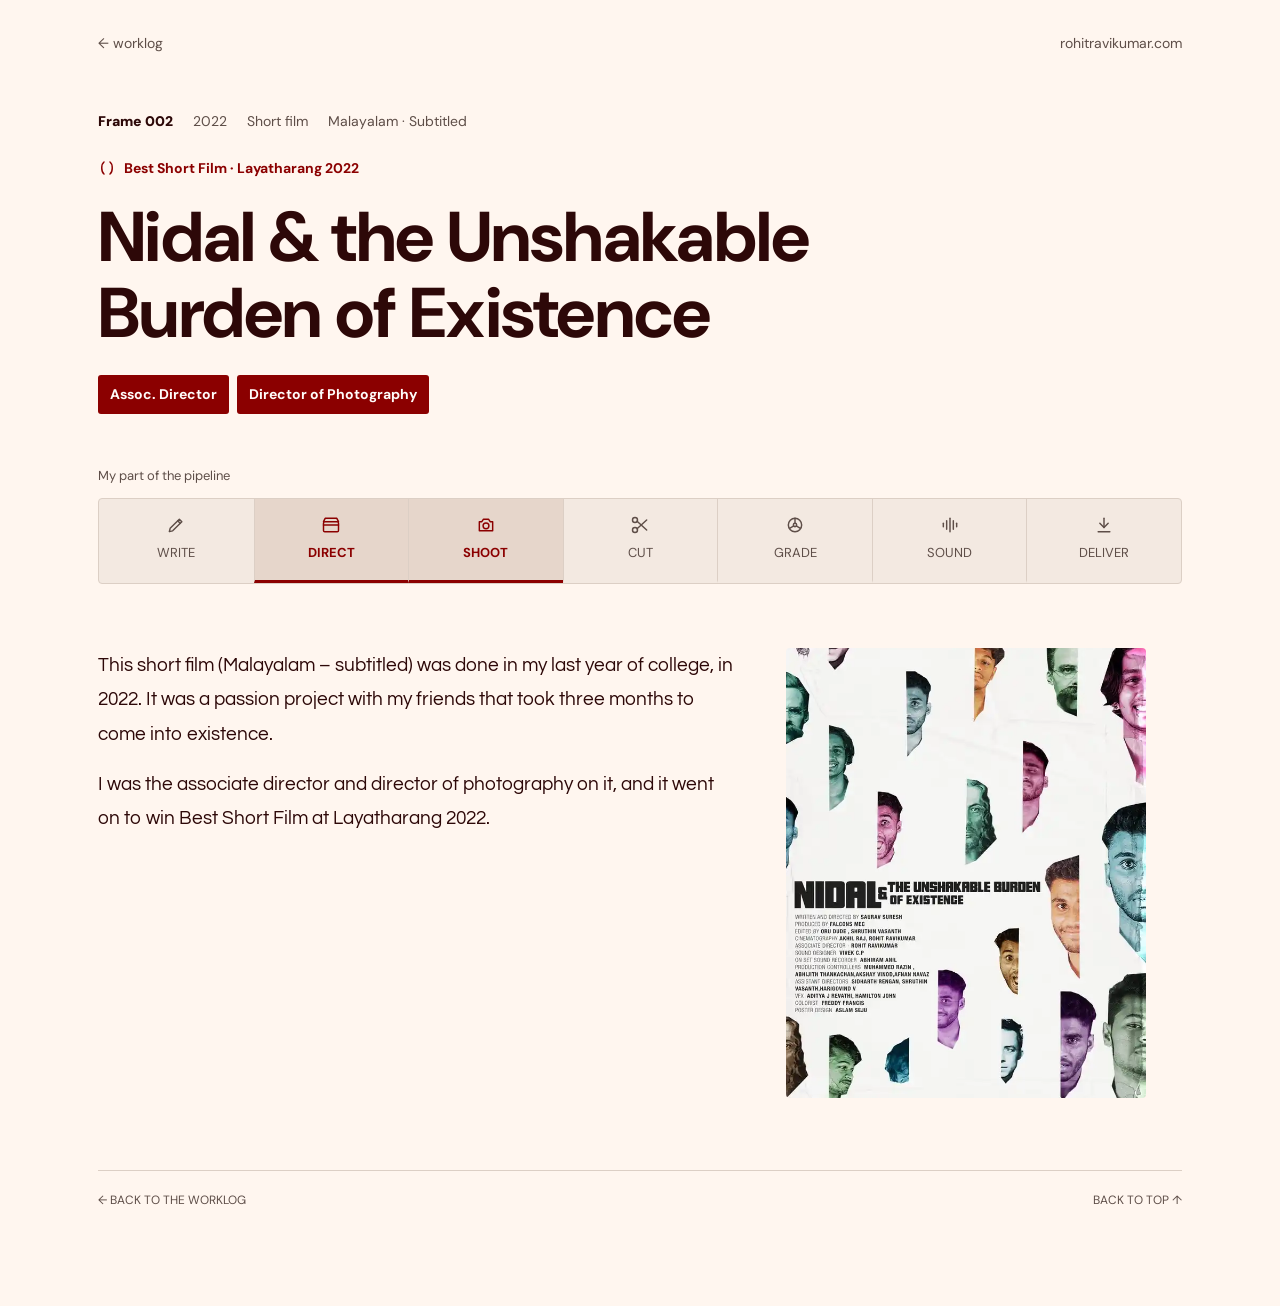
<file: worklog-nidal.html>
<!DOCTYPE html>
<html lang="en">
<head>
  <meta charset="UTF-8">
  <meta name="viewport" content="width=device-width, initial-scale=1.0">
  <title>Nidal &amp; the Unshakable Burden of Existence | Worklog | Rohit Ravikumar</title>
  <meta name="description" content="Frame 002 of Rohit Ravikumar's worklog: Nidal, a Malayalam short film, Best Short Film at Layatharang 2022.">
  <link rel="preconnect" href="https://fonts.googleapis.com">
  <link rel="preconnect" href="https://fonts.gstatic.com" crossorigin>
  <link href="https://fonts.googleapis.com/css2?family=Azeret+Mono:wght@400;500;700;900&family=DM+Sans:ital,opsz,wght@0,9..40,400;0,9..40,700;1,9..40,400&family=Questrial&display=swap" rel="stylesheet">
  <link rel="stylesheet" href="worklog.css">
</head>
<body id="top">

<!-- ═══════════════════════════════════════════
     WORKLOG STORY — FRAME 002, NIDAL
     A full write-up for one frame. To make another:
     copy this file to worklog-<name>.html, edit it,
     and link it from the frame's "Read the full
     story" link in worklog.html.
     Pipeline: add class="is-mine" to each step
     Rohit did.
═══════════════════════════════════════════ -->
<div class="wl-wrap story">

  <nav class="story-nav">
    <a href="worklog.html">← worklog</a>
    <a href="index.html">rohitravikumar.com</a>
  </nav>

  <p class="story-meta mono muted">
    <strong>Frame 002</strong><span>2022</span><span>Short film</span><span>Malayalam · Subtitled</span>
  </p>

  <p class="award mono"><svg xmlns="http://www.w3.org/2000/svg" viewBox="0 0 24 24" aria-hidden="true"><path d="M8 4C4 7 4 17 8 20"/><path d="M16 4c4 3 4 13 0 16"/></svg>Best Short Film · Layatharang 2022</p>

  <h1>Nidal &amp; the Unshakable Burden of Existence</h1>

  <div class="badges"><span class="badge">Assoc. Director</span><span class="badge">Director of Photography</span></div>

  <p class="pipeline-label mono muted">My part of the pipeline</p>
  <div class="pipeline">
    <ol>
      <li><svg xmlns="http://www.w3.org/2000/svg" viewBox="0 0 24 24" aria-hidden="true"><path d="M4 20l4-1 11-11-3-3L5 16z"/><path d="M14 7l3 3"/></svg>WRITE</li>
      <li class="is-mine"><svg xmlns="http://www.w3.org/2000/svg" viewBox="0 0 24 24" aria-hidden="true"><rect x="3" y="8" width="18" height="12" rx="1.5"/><path d="M3 8l2-4h14l2 4"/><path d="M3 12h18"/></svg>DIRECT<span class="sr-only"> (my part)</span></li>
      <li class="is-mine"><svg xmlns="http://www.w3.org/2000/svg" viewBox="0 0 24 24" aria-hidden="true"><path d="M4 8h3l2-3h6l2 3h3v11H4z"/><circle cx="12" cy="13" r="3.5"/></svg>SHOOT<span class="sr-only"> (my part)</span></li>
      <li><svg xmlns="http://www.w3.org/2000/svg" viewBox="0 0 24 24" aria-hidden="true"><circle cx="6" cy="6" r="3"/><circle cx="6" cy="18" r="3"/><path d="M8.5 7.5L20 18"/><path d="M8.5 16.5L20 6"/></svg>CUT</li>
      <li><svg xmlns="http://www.w3.org/2000/svg" viewBox="0 0 24 24" aria-hidden="true"><circle cx="12" cy="12" r="8"/><circle cx="12" cy="12" r="2"/><path d="M12 4v6"/><path d="M5.5 16l5-3"/><path d="M18.5 16l-5-3"/></svg>GRADE</li>
      <li><svg xmlns="http://www.w3.org/2000/svg" viewBox="0 0 24 24" aria-hidden="true"><path d="M4 10v4"/><path d="M8 7v10"/><path d="M12 4v16"/><path d="M16 7v10"/><path d="M20 10v4"/></svg>SOUND</li>
      <li><svg xmlns="http://www.w3.org/2000/svg" viewBox="0 0 24 24" aria-hidden="true"><path d="M12 4v11"/><path d="M7 10l5 5 5-5"/><path d="M5 20h14"/></svg>DELIVER</li>
    </ol>
  </div>

  <div class="story-body">
    <div class="story-text">
      <p>This short film (Malayalam – subtitled) was done in my last year of college, in 2022. It was a passion project with my friends that took three months to come into existence.</p>
      <p>I was the associate director and director of photography on it, and it went on to win Best Short Film at Layatharang 2022.</p>
    </div>
    <div class="media-pair media-pair--poster story-images">
      <img src="images/f71c1f7cf7e4461d9214abd8bc76ade2.webp" alt="Nidal and the Unshakable Burden of Existence poster">
    </div>
  </div>

  <footer class="wl-footer mono story-footer">
    <a href="worklog.html">← BACK TO THE WORKLOG</a>
    <a href="#top">BACK TO TOP ↑</a>
  </footer>
</div>

</body>
</html>
</file>
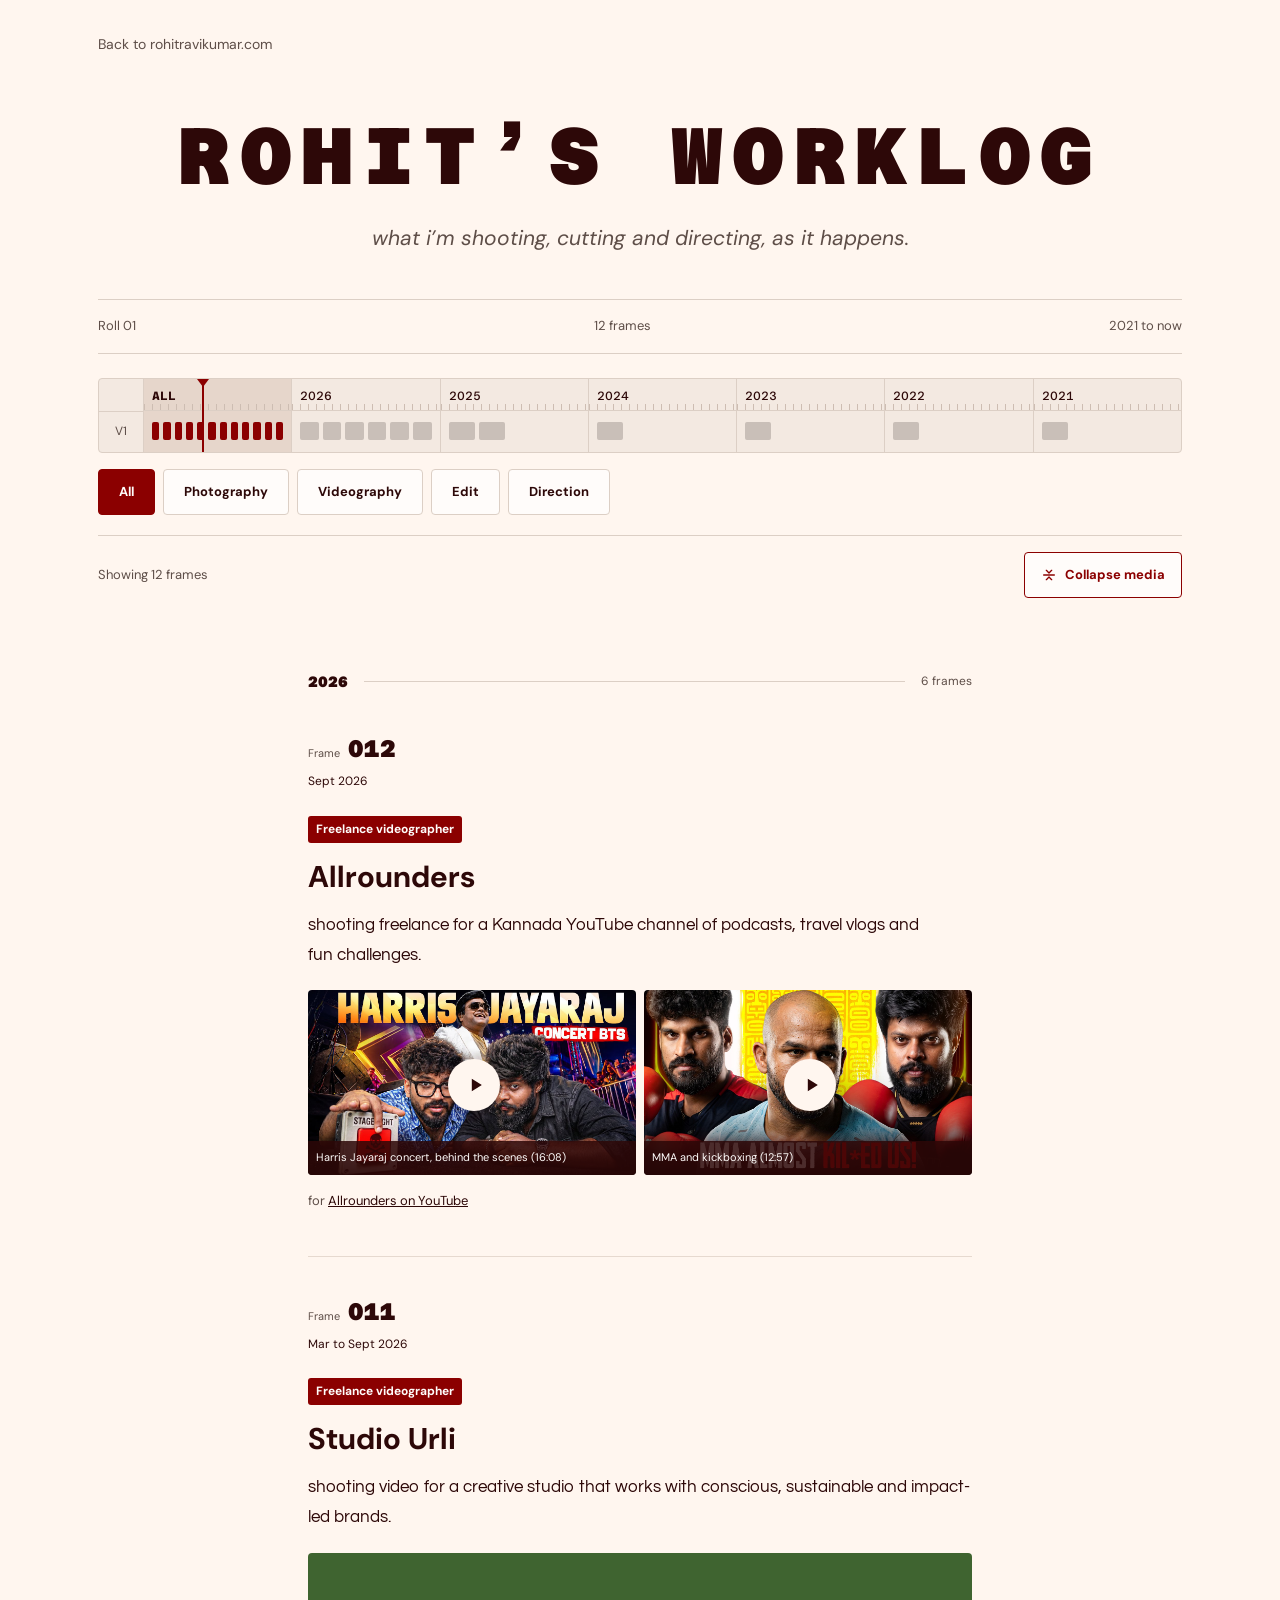
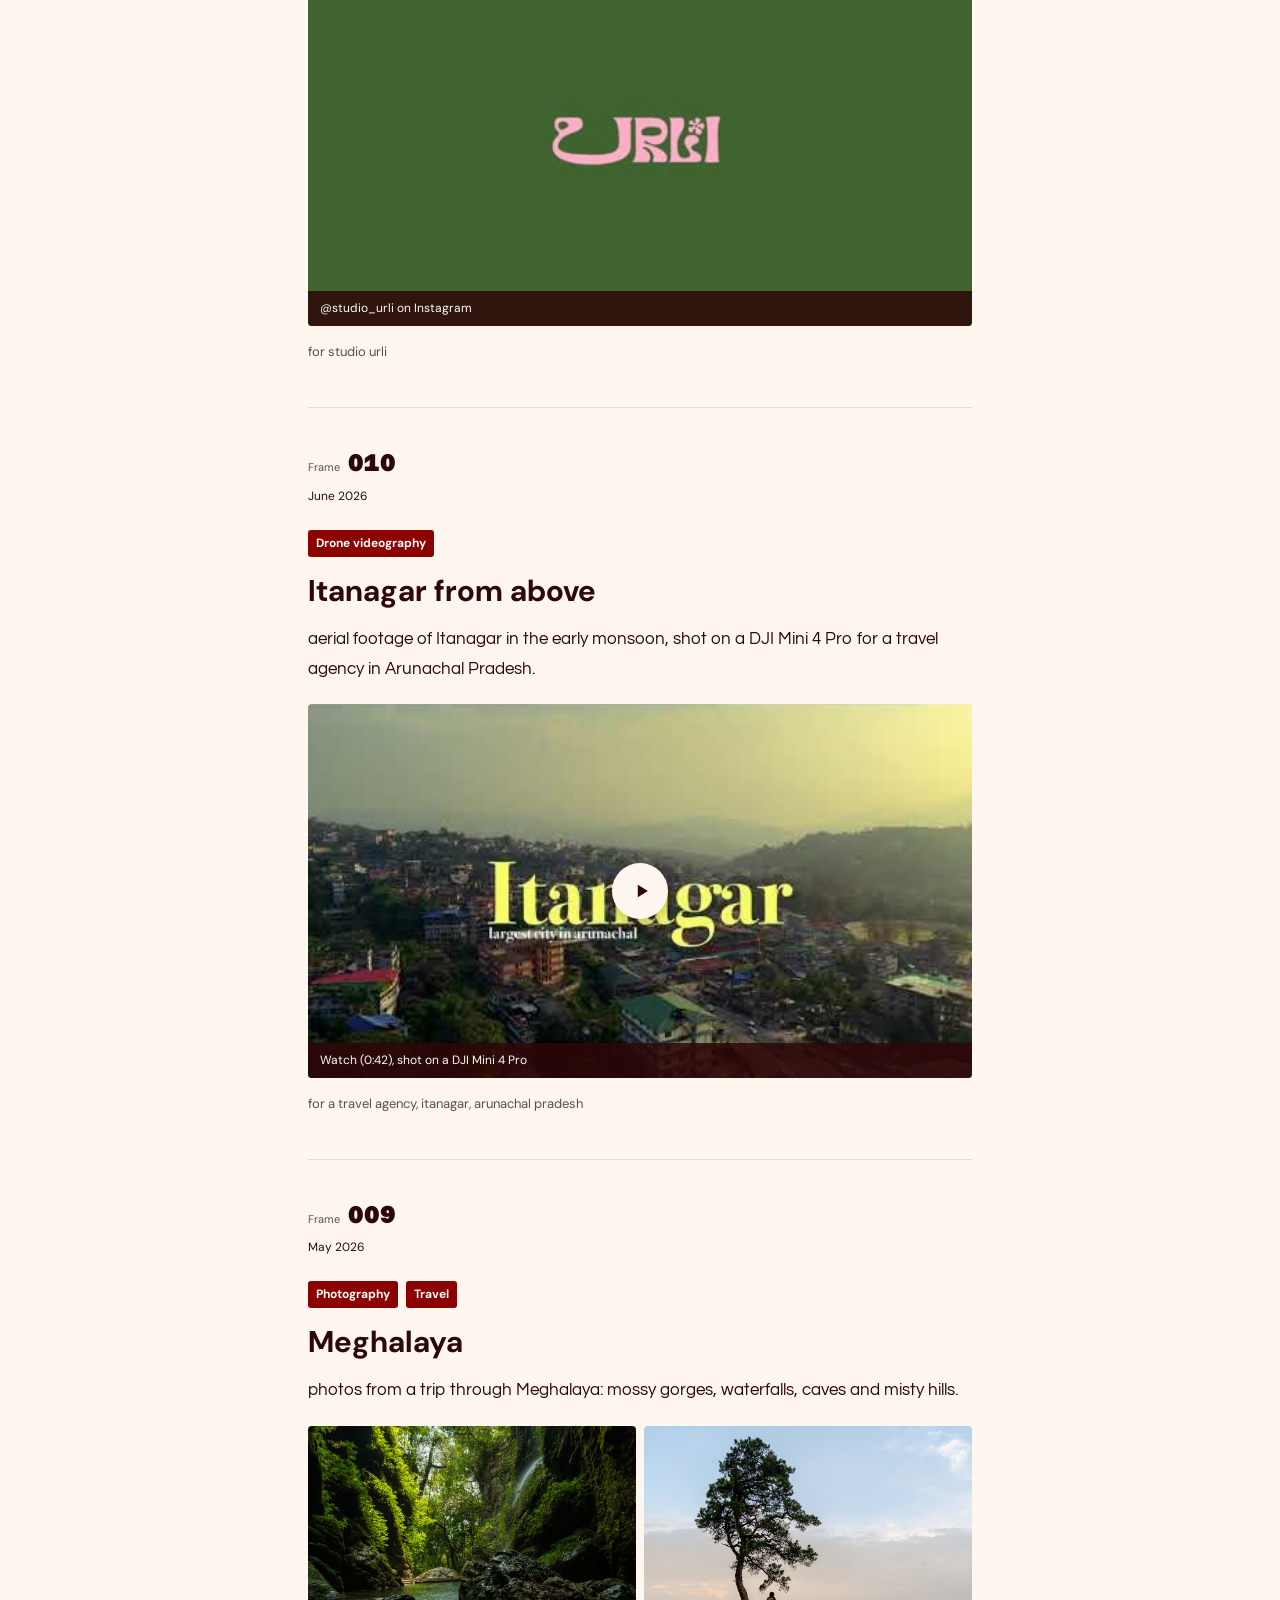
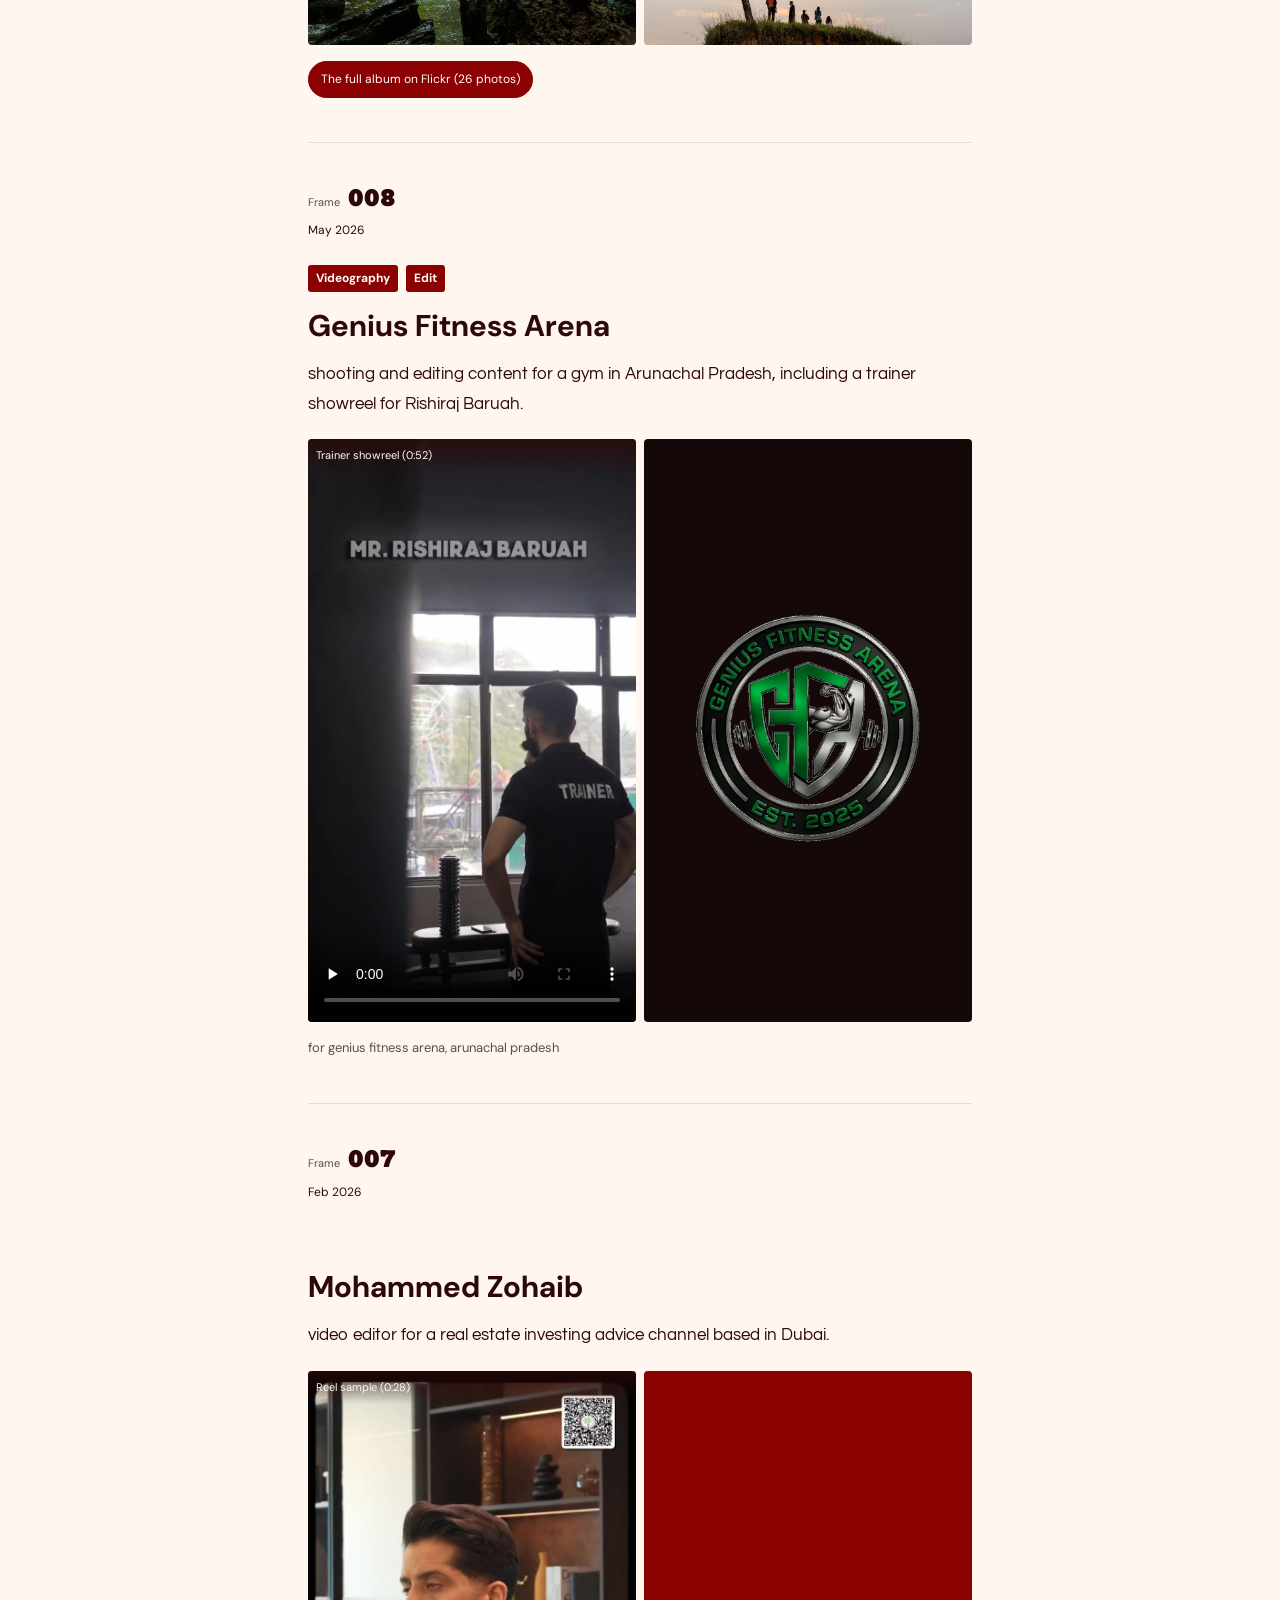
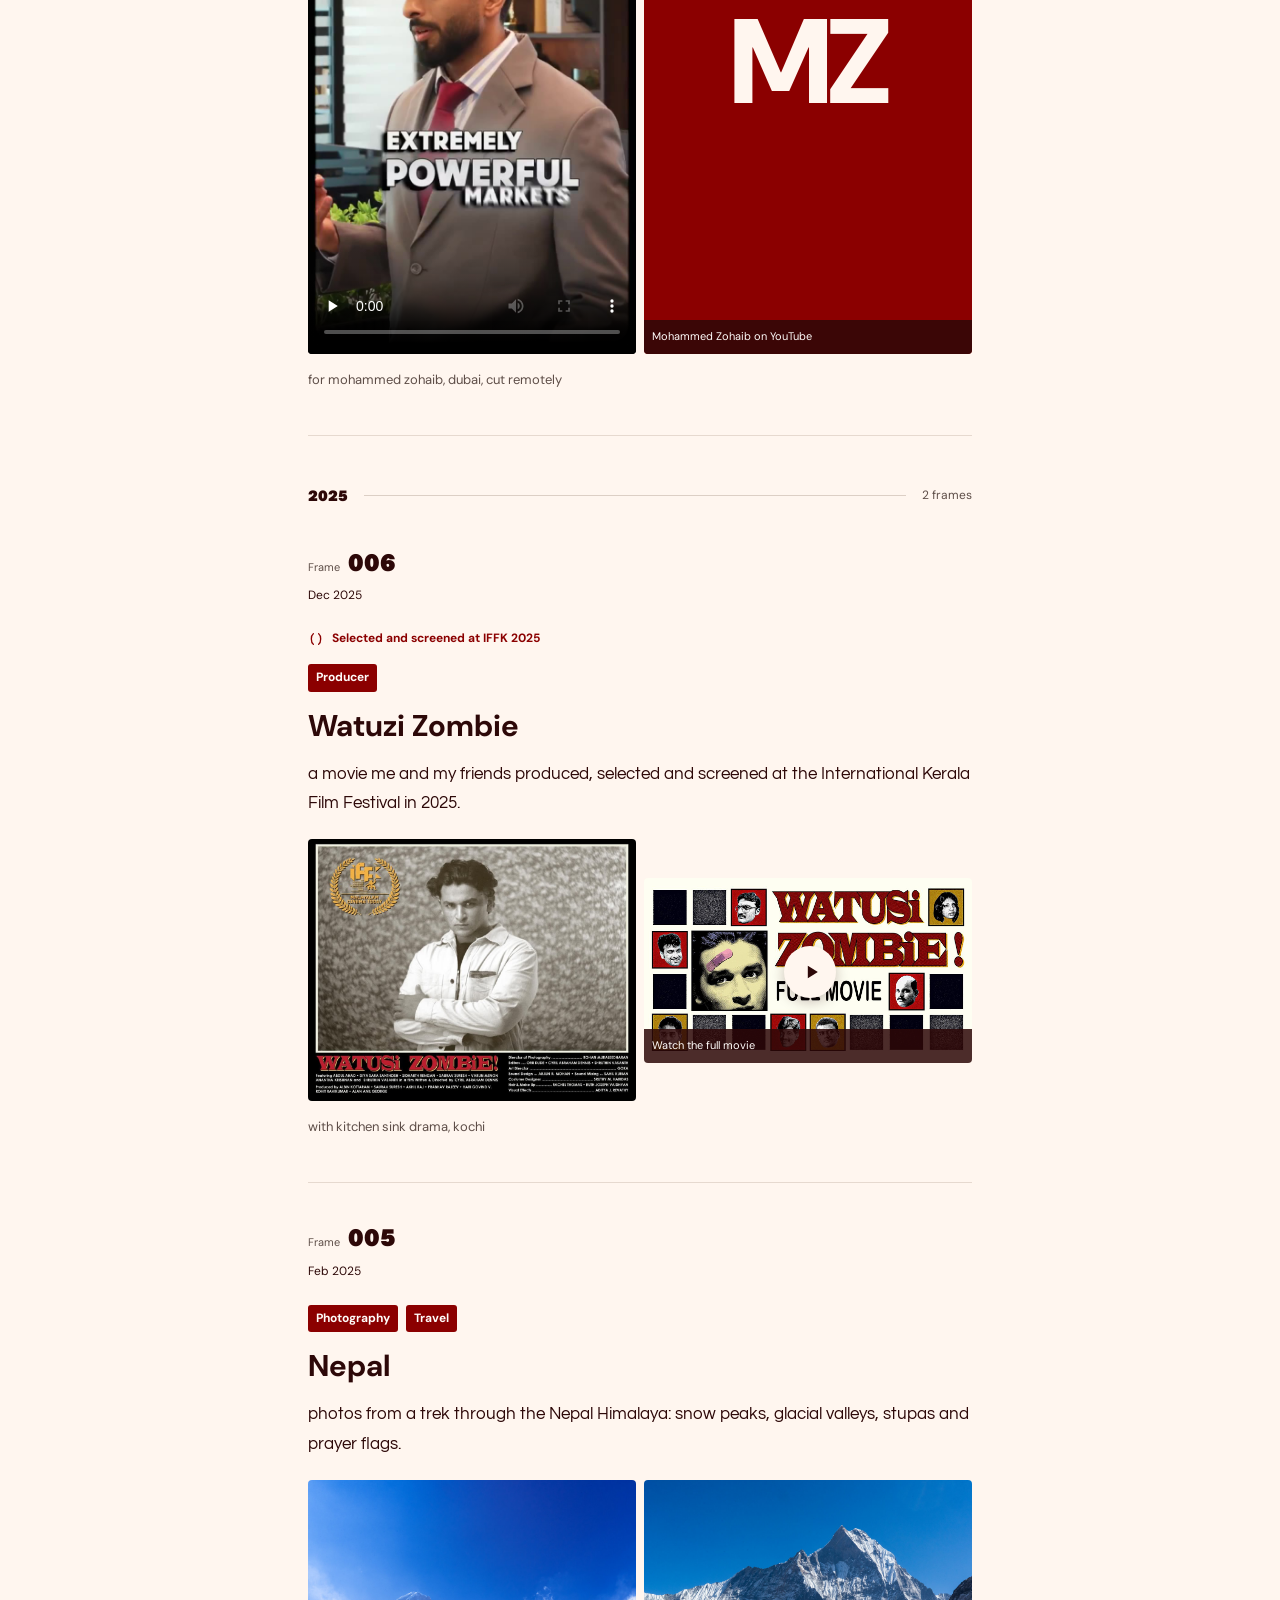
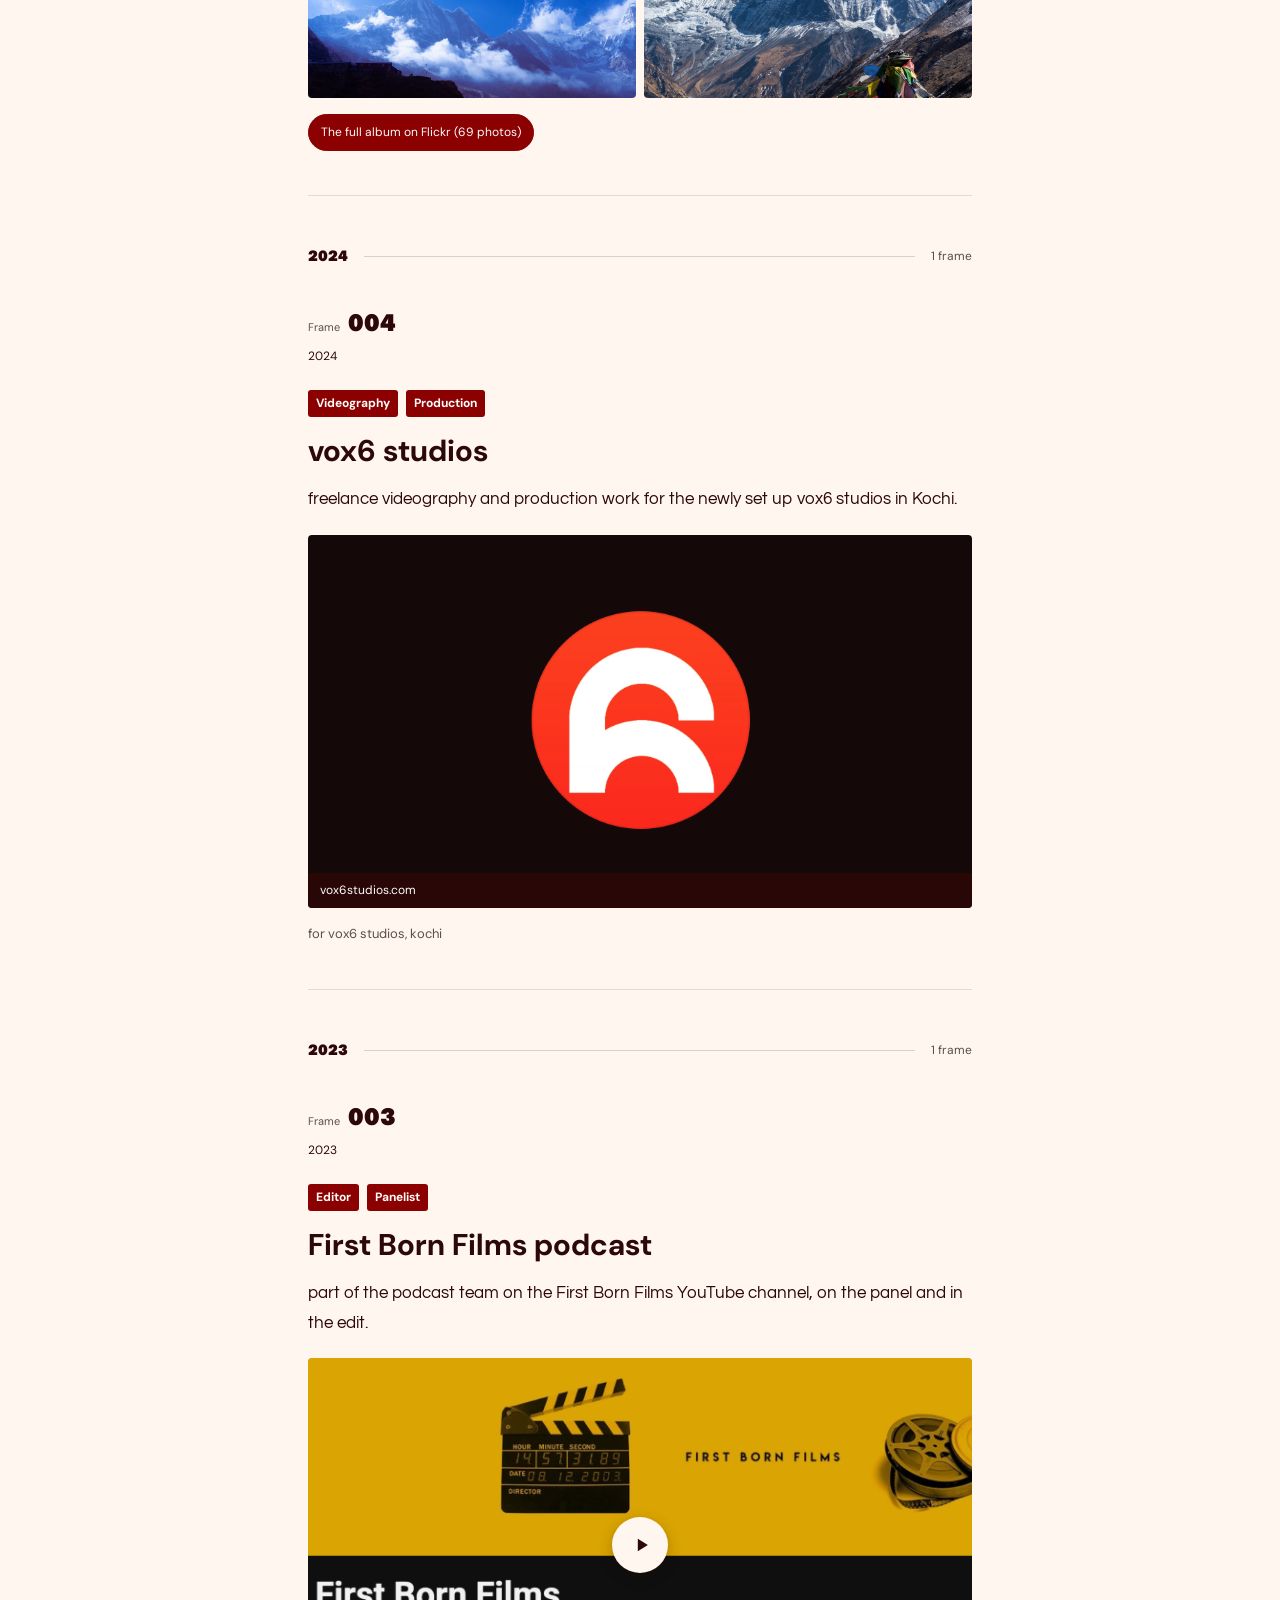
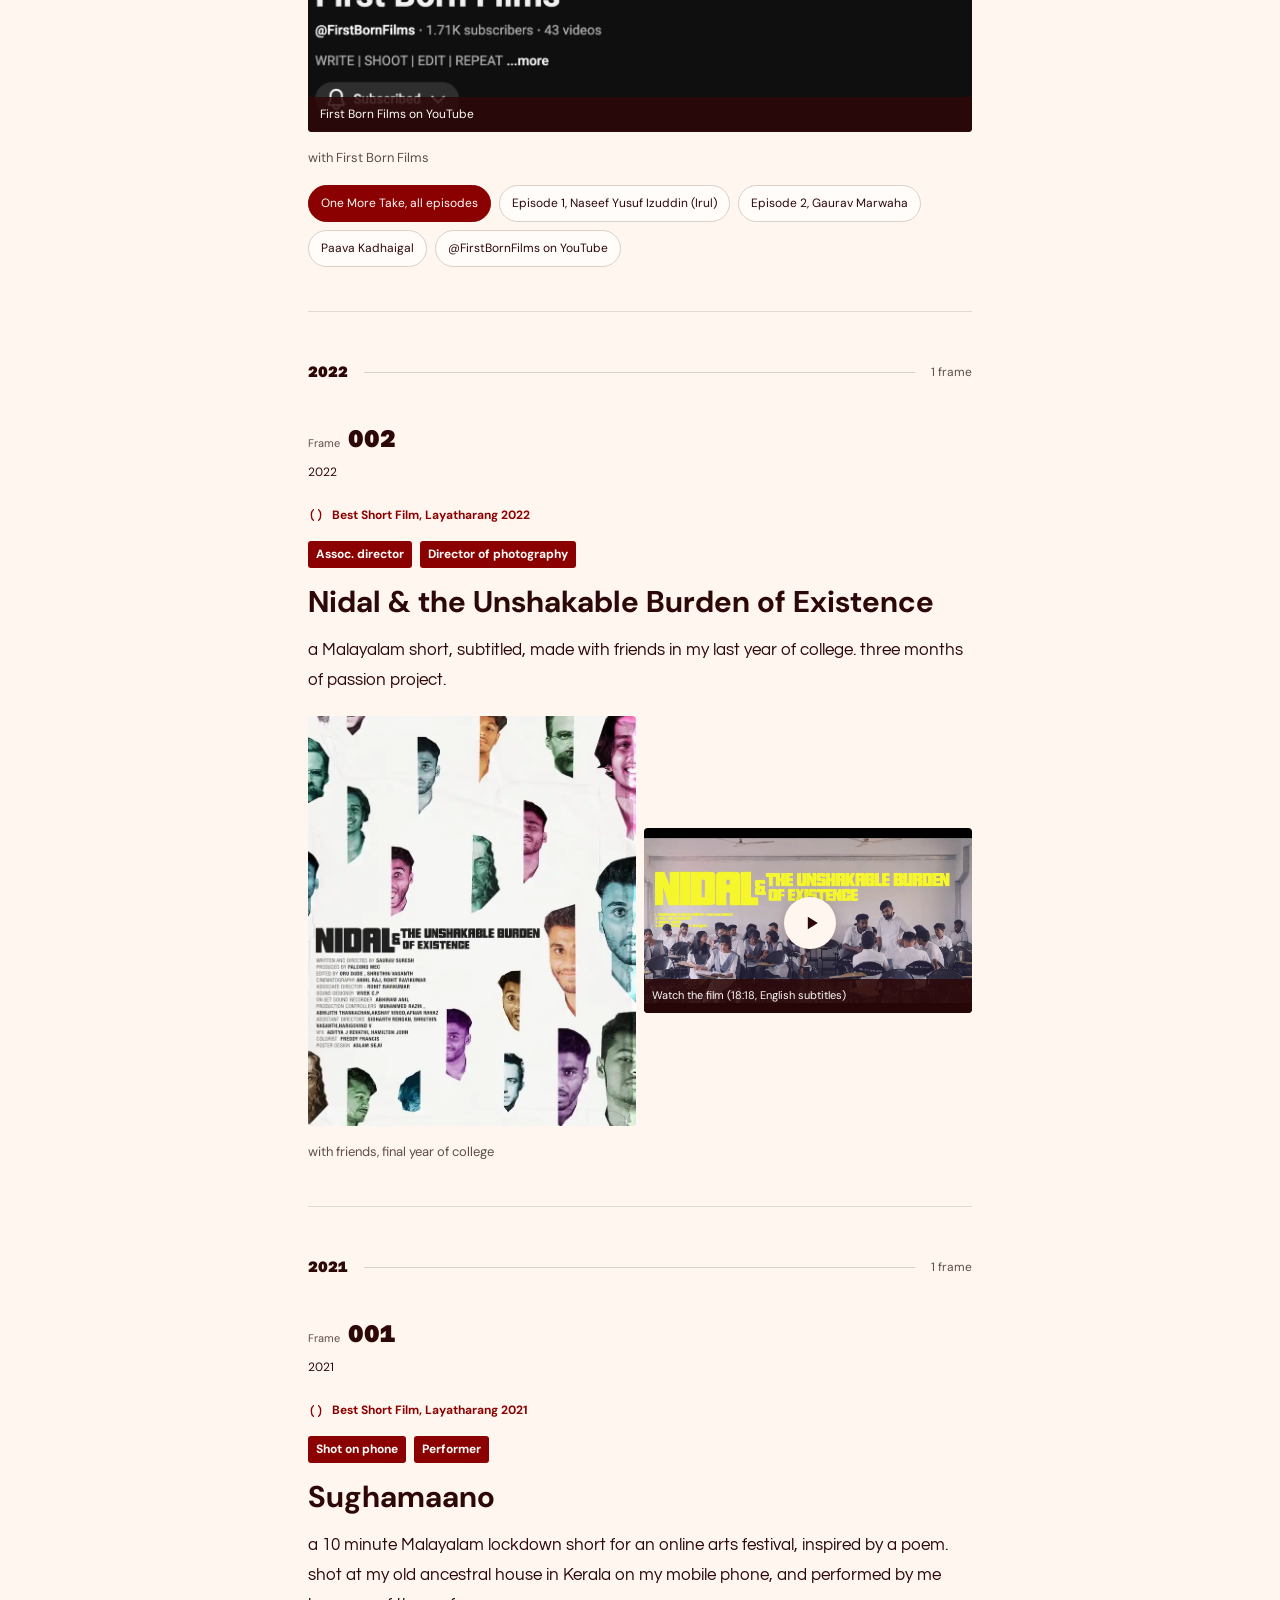
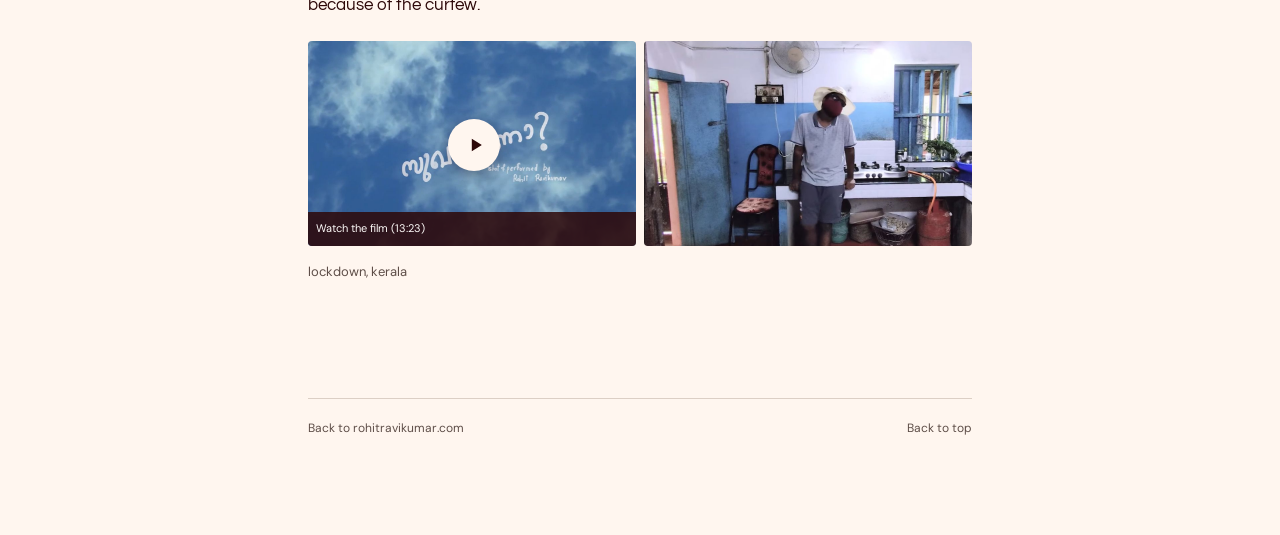
<file: worklog.html>
<!DOCTYPE html>
<html lang="en">
<head>
  <meta charset="UTF-8">
  <meta name="viewport" content="width=device-width, initial-scale=1.0, viewport-fit=cover">
  <title>Worklog | Rohit Ravikumar</title>
  <meta name="description" content="Rohit Ravikumar’s worklog: what he’s shooting, cutting and directing, as it happens.">
  <link rel="preconnect" href="https://fonts.googleapis.com">
  <link rel="preconnect" href="https://fonts.gstatic.com" crossorigin>
  <link href="https://fonts.googleapis.com/css2?family=Azeret+Mono:wght@400;500;700;900&family=DM+Sans:ital,opsz,wght@0,9..40,400;0,9..40,700;1,9..40,400&family=Questrial&display=swap" rel="stylesheet">
  <link rel="stylesheet" href="worklog.css">
</head>
<body id="top">

<!-- ═══════════════════════════════════════════
     WORKLOG
     Each project is one <article class="frame">.
     To add a frame: copy an <article>, give it the
     next number in data-frame, set data-year and
     data-roles (any of: photography videography
     edit direction), put it under its year, and add
     a matching <li class="credit"> and timeline
     block (<span class="blk">) further down.
     worklog.js does the filtering and counting.
═══════════════════════════════════════════ -->
<div class="wl-wrap">
  <a class="wl-back" href="index.html">Back to rohitravikumar.com</a>

  <header class="wl-header">
    <h1 class="wl-title">ROHIT’S WORKLOG</h1>
    <p class="wl-tagline">what i’m shooting, cutting and directing, as it happens.</p>
  </header>

  <div class="wl-roll mono muted">
    <span>Roll 01</span>
    <span>12 frames</span>
    <span>2021 to now</span>
  </div>

  <!-- Year timeline: one block per frame. Click a year to filter. -->
  <div class="tl" role="group" aria-label="Filter by year">
    <div class="tl-grid">
      <div class="tl-track-label" aria-hidden="true"><span class="tl-spacer"></span><span>V1</span></div>
        <button type="button" class="tl-col" data-year="all" aria-pressed="false" aria-label="Show all years">
          <span class="tl-year">ALL</span>
          <span class="tl-blocks"><span class="blk" data-frame-ref="012"></span><span class="blk" data-frame-ref="011"></span><span class="blk" data-frame-ref="010"></span><span class="blk" data-frame-ref="009"></span><span class="blk" data-frame-ref="008"></span><span class="blk" data-frame-ref="007"></span><span class="blk" data-frame-ref="006"></span><span class="blk" data-frame-ref="005"></span><span class="blk" data-frame-ref="004"></span><span class="blk" data-frame-ref="003"></span><span class="blk" data-frame-ref="002"></span><span class="blk" data-frame-ref="001"></span></span>
        </button>
        <button type="button" class="tl-col" data-year="2026" aria-pressed="false" aria-label="Show 2026">
          <span class="tl-year">2026</span>
          <span class="tl-blocks"><span class="blk" data-frame-ref="012"></span><span class="blk" data-frame-ref="011"></span><span class="blk" data-frame-ref="010"></span><span class="blk" data-frame-ref="009"></span><span class="blk" data-frame-ref="008"></span><span class="blk" data-frame-ref="007"></span></span>
        </button>
        <button type="button" class="tl-col" data-year="2025" aria-pressed="false" aria-label="Show 2025">
          <span class="tl-year">2025</span>
          <span class="tl-blocks"><span class="blk" data-frame-ref="006"></span><span class="blk" data-frame-ref="005"></span></span>
        </button>
        <button type="button" class="tl-col" data-year="2024" aria-pressed="false" aria-label="Show 2024">
          <span class="tl-year">2024</span>
          <span class="tl-blocks"><span class="blk" data-frame-ref="004"></span></span>
        </button>
        <button type="button" class="tl-col" data-year="2023" aria-pressed="false" aria-label="Show 2023">
          <span class="tl-year">2023</span>
          <span class="tl-blocks"><span class="blk" data-frame-ref="003"></span></span>
        </button>
        <button type="button" class="tl-col" data-year="2022" aria-pressed="false" aria-label="Show 2022">
          <span class="tl-year">2022</span>
          <span class="tl-blocks"><span class="blk" data-frame-ref="002"></span></span>
        </button>
        <button type="button" class="tl-col" data-year="2021" aria-pressed="false" aria-label="Show 2021">
          <span class="tl-year">2021</span>
          <span class="tl-blocks"><span class="blk" data-frame-ref="001"></span></span>
        </button>
    </div>
  </div>

  <!-- Role filters -->
  <div class="chips" role="group" aria-label="Filter by role">
      <button type="button" class="chip" data-role="all" aria-pressed="false">All</button>
      <button type="button" class="chip" data-role="photography" aria-pressed="false">Photography</button>
      <button type="button" class="chip" data-role="videography" aria-pressed="false">Videography</button>
      <button type="button" class="chip" data-role="edit" aria-pressed="false">Edit</button>
      <button type="button" class="chip" data-role="direction" aria-pressed="false">Direction</button>
  </div>

  <div class="wl-bar">
    <span class="mono muted">Showing <span id="wl-count">6 frames</span></span>
    <button type="button" class="collapse-btn" id="wl-collapse" aria-pressed="false">
      <svg xmlns="http://www.w3.org/2000/svg" viewBox="0 0 24 24" aria-hidden="true"><path d="M4 12h16"/><path d="M8 5l4 4 4-4"/><path d="M8 19l4-4 4 4"/></svg>
      <span id="wl-collapse-label">Collapse media</span>
    </button>
  </div>
</div>

<main class="wl-main" id="wl-main">

  <div class="wl-empty" id="wl-empty" hidden>
    <p class="mono muted">No frames here yet</p>
    <p>Photography lives on <a href="https://www.flickr.com/photos/147185159@N08/" target="_blank" rel="noopener">Flickr</a> for now.</p>
  </div>

  <!-- Feed: newest first, grouped by year -->
  <div class="wl-feed">
    <div class="year-head" data-year-head="2026">
      <span class="year-head-year">2026</span><span class="year-head-rule"></span><span class="year-head-count mono muted" data-year-count="2026">6 frames</span>
    </div>
    <article class="frame" data-frame="012" data-year="2026" data-roles="videography">
      <p class="frame-no"><span class="mono muted">Frame</span><span>012</span></p>
      <p class="frame-date mono">Sept 2026</p>
      <div class="badges"><span class="badge">Freelance videographer</span></div>
      <h2>Allrounders</h2>
      <p class="frame-note">shooting freelance for a Kannada YouTube channel of podcasts, travel vlogs and fun challenges.</p>
      <div class="media-pair">
        <a class="media" href="https://www.youtube.com/watch?v=VBzKe_iVA1U" target="_blank" rel="noopener" aria-label="Watch the Harris Jayaraj concert behind-the-scenes video on YouTube (16:08)">
          <img src="images/allrounders-concert-thumb.jpg" alt="Harris Jayaraj concert BTS, video thumbnail" loading="lazy">
          <span class="media-play"><svg xmlns="http://www.w3.org/2000/svg" viewBox="0 0 24 24" aria-hidden="true"><path d="M7 4.5v15l12-7.5z"/></svg></span><span class="media-label">Harris Jayaraj concert, behind the scenes (16:08)</span>
        </a>
        <a class="media" href="https://www.youtube.com/watch?v=AEF70qggEu8" target="_blank" rel="noopener" aria-label="Watch the MMA kickboxing video on YouTube (12:57)">
          <img src="images/allrounders-mma-thumb.jpg" alt="We fought an MMA fighter, video thumbnail" loading="lazy">
          <span class="media-play"><svg xmlns="http://www.w3.org/2000/svg" viewBox="0 0 24 24" aria-hidden="true"><path d="M7 4.5v15l12-7.5z"/></svg></span><span class="media-label">MMA and kickboxing (12:57)</span>
        </a>
      </div>
      <p class="frame-with">for <a href="https://www.youtube.com/@theallrounderrs" target="_blank" rel="noopener">Allrounders on YouTube</a></p>
    </article>
    <article class="frame" data-frame="011" data-year="2026" data-roles="videography">
      <p class="frame-no"><span class="mono muted">Frame</span><span>011</span></p>
      <p class="frame-date mono">Mar to Sept 2026</p>
      <div class="badges"><span class="badge">Freelance videographer</span></div>
      <h2>Studio Urli</h2>
      <p class="frame-note">shooting video for a creative studio that works with conscious, sustainable and impact-led brands.</p>
      <a class="media media--tile" href="https://www.instagram.com/studio_urli/" target="_blank" rel="noopener" aria-label="Studio Urli on Instagram" style="background:var(--color-urli)">
        <img src="images/studio-urli-logo.jpg" alt="Studio Urli logo" loading="lazy">
        <span class="media-label">@studio_urli on Instagram</span>
      </a>
      <p class="frame-with">for studio urli</p>
    </article>
    <article class="frame" data-frame="010" data-year="2026" data-roles="videography">
      <p class="frame-no"><span class="mono muted">Frame</span><span>010</span></p>
      <p class="frame-date mono">June 2026</p>
      <div class="badges"><span class="badge">Drone videography</span></div>
      <h2>Itanagar from above</h2>
      <p class="frame-note">aerial footage of Itanagar in the early monsoon, shot on a DJI Mini 4 Pro for a travel agency in Arunachal Pradesh.</p>
      <a class="media" href="https://www.youtube.com/watch?v=PCIrnsmcK8w" target="_blank" rel="noopener" aria-label="Watch Itanagar calming city view on YouTube (0:42)">
          <img src="images/itanagar-drone-thumb.jpg" alt="Aerial view of Itanagar, video thumbnail" loading="lazy">
          <span class="media-play"><svg xmlns="http://www.w3.org/2000/svg" viewBox="0 0 24 24" aria-hidden="true"><path d="M7 4.5v15l12-7.5z"/></svg></span><span class="media-label">Watch (0:42), shot on a DJI Mini 4 Pro</span>
        </a>
      <p class="frame-with">for a travel agency, itanagar, arunachal pradesh</p>
    </article>
    <article class="frame" data-frame="009" data-year="2026" data-roles="photography">
      <p class="frame-no"><span class="mono muted">Frame</span><span>009</span></p>
      <p class="frame-date mono">May 2026</p>
      <div class="badges"><span class="badge">Photography</span><span class="badge">Travel</span></div>
      <h2>Meghalaya</h2>
      <p class="frame-note">photos from a trip through Meghalaya: mossy gorges, waterfalls, caves and misty hills.</p>
      <div class="media-pair media-pair--photos">
        <a href="https://flic.kr/s/aHBqjD36aP" target="_blank" rel="noopener" aria-label="Open the album on Flickr"><img src="images/meghalaya-gorge.jpg" alt="A waterfall falling into a mossy gorge in Meghalaya" loading="lazy"></a>
        <a href="https://flic.kr/s/aHBqjD36aP" target="_blank" rel="noopener" aria-label="Open the album on Flickr"><img src="images/meghalaya-tree.jpg" alt="A lone tree on a hilltop with people silhouetted beneath it, Meghalaya" loading="lazy"></a>
      </div>
      <div class="ep-links"><a class="ep-link ep-link--main" href="https://flic.kr/s/aHBqjD36aP" target="_blank" rel="noopener">The full album on Flickr (26 photos)</a></div>
    </article>
    <article class="frame" data-frame="008" data-year="2026" data-roles="videography edit">
      <p class="frame-no"><span class="mono muted">Frame</span><span>008</span></p>
      <p class="frame-date mono">May 2026</p>
      <div class="badges"><span class="badge">Videography</span><span class="badge">Edit</span></div>
      <h2>Genius Fitness Arena</h2>
      <p class="frame-note">shooting and editing content for a gym in Arunachal Pradesh, including a trainer showreel for Rishiraj Baruah.</p>
      <div class="media-pair media-pair--reel">
        <figure class="media-reel">
          <video src="images/gfa-showreel.mp4" poster="images/gfa-showreel-poster.jpg" controls playsinline preload="none" aria-label="Genius Fitness Arena trainer showreel (0:52)"></video>
          <figcaption>Trainer showreel (0:52)</figcaption>
        </figure>
        <div class="media-tile media-tile--dark"><img src="images/genius-fitness-arena-logo.png" alt="Genius Fitness Arena logo" loading="lazy"></div>
      </div>
      <p class="frame-with">for genius fitness arena, arunachal pradesh</p>
    </article>
    <article class="frame" data-frame="007" data-year="2026" data-roles="edit">
      <p class="frame-no"><span class="mono muted">Frame</span><span>007</span></p>
      <p class="frame-date mono">Feb 2026</p>
      <div class="badges"><span class="badge">Video editor</span></div>
      <h2>Mohammed Zohaib</h2>
      <p class="frame-note">video editor for a real estate investing advice channel based in Dubai.</p>
      <div class="media-pair media-pair--reel">
        <figure class="media-reel">
          <video src="images/zohaib-reel.mp4" poster="images/zohaib-reel-poster.jpg" controls playsinline preload="none" aria-label="Reel sample for Mohammed Zohaib: three big markets (0:28)"></video>
          <figcaption>Reel sample (0:28)</figcaption>
        </figure>
        <a class="media media--mono" href="https://www.youtube.com/@MohammedZohaib86" target="_blank" rel="noopener" aria-label="Watch Mohammed Zohaib on YouTube">
          <span class="media-mono" aria-hidden="true">MZ</span><span class="media-label">Mohammed Zohaib on YouTube</span>
        </a>
      </div>
      <p class="frame-with">for mohammed zohaib, dubai, cut remotely</p>
    </article>
    <div class="year-head" data-year-head="2025">
      <span class="year-head-year">2025</span><span class="year-head-rule"></span><span class="year-head-count mono muted" data-year-count="2025">2 frames</span>
    </div>
    <article class="frame" data-frame="006" data-year="2025" data-roles="direction">
      <p class="frame-no"><span class="mono muted">Frame</span><span>006</span></p>
      <p class="frame-date mono">Dec 2025</p>
      <p class="award mono"><svg xmlns="http://www.w3.org/2000/svg" viewBox="0 0 24 24" aria-hidden="true"><path d="M8 4C4 7 4 17 8 20"/><path d="M16 4c4 3 4 13 0 16"/></svg>Selected and screened at IFFK 2025</p>
      <div class="badges"><span class="badge">Producer</span></div>
      <h2>Watuzi Zombie</h2>
      <p class="frame-note">a movie me and my friends produced, selected and screened at the International Kerala Film Festival in 2025.</p>
      <div class="media-pair media-pair--video media-pair--landscape">
        <img src="images/149f7f62149c45138793bc778e334fbd.jpg" alt="Watuzi Zombie IFFK poster" loading="lazy">
        <a class="media" href="https://www.youtube.com/watch?v=-HH4tRVGBKs" target="_blank" rel="noopener" aria-label="Watch Watuzi Zombie, the full movie, on YouTube">
          <img src="images/watusi-youtube-thumb.jpg" alt="Watuzi Zombie full movie, video thumbnail" loading="lazy">
          <span class="media-play"><svg xmlns="http://www.w3.org/2000/svg" viewBox="0 0 24 24" aria-hidden="true"><path d="M7 4.5v15l12-7.5z"/></svg></span><span class="media-label">Watch the full movie</span>
        </a>
      </div>
      <p class="frame-with">with kitchen sink drama, kochi</p>
    </article>
    <article class="frame" data-frame="005" data-year="2025" data-roles="photography">
      <p class="frame-no"><span class="mono muted">Frame</span><span>005</span></p>
      <p class="frame-date mono">Feb 2025</p>
      <div class="badges"><span class="badge">Photography</span><span class="badge">Travel</span></div>
      <h2>Nepal</h2>
      <p class="frame-note">photos from a trek through the Nepal Himalaya: snow peaks, glacial valleys, stupas and prayer flags.</p>
      <div class="media-pair media-pair--photos">
        <a href="https://www.flickr.com/photos/147185159@N08/albums/72177720331864872/" target="_blank" rel="noopener" aria-label="Open the album on Flickr"><img src="images/nepal-peak.jpg" alt="A trekker looking up at a snow-covered Himalayan peak, Nepal" loading="lazy"></a>
        <a href="https://www.flickr.com/photos/147185159@N08/albums/72177720331864872/" target="_blank" rel="noopener" aria-label="Open the album on Flickr"><img src="images/nepal-stupa.jpg" alt="A stupa and prayer flags in front of snow peaks, Nepal" loading="lazy"></a>
      </div>
      <div class="ep-links"><a class="ep-link ep-link--main" href="https://www.flickr.com/photos/147185159@N08/albums/72177720331864872/" target="_blank" rel="noopener">The full album on Flickr (69 photos)</a></div>
    </article>
    <div class="year-head" data-year-head="2024">
      <span class="year-head-year">2024</span><span class="year-head-rule"></span><span class="year-head-count mono muted" data-year-count="2024">1 frame</span>
    </div>
    <article class="frame" data-frame="004" data-year="2024" data-roles="videography">
      <p class="frame-no"><span class="mono muted">Frame</span><span>004</span></p>
      <p class="frame-date mono">2024</p>
      <div class="badges"><span class="badge">Videography</span><span class="badge">Production</span></div>
      <h2>vox6 studios</h2>
      <p class="frame-note">freelance videography and production work for the newly set up vox6 studios in Kochi.</p>
      <a class="media media--logo" href="https://www.vox6studios.com/" target="_blank" rel="noopener" aria-label="Visit vox6 studios">
        <img src="images/vox6-logo.png" alt="vox6 studios logo" loading="lazy">
        <span class="media-label">vox6studios.com</span>
      </a>
      <p class="frame-with">for vox6 studios, kochi</p>
    </article>
    <div class="year-head" data-year-head="2023">
      <span class="year-head-year">2023</span><span class="year-head-rule"></span><span class="year-head-count mono muted" data-year-count="2023">1 frame</span>
    </div>
    <article class="frame" data-frame="003" data-year="2023" data-roles="edit">
      <p class="frame-no"><span class="mono muted">Frame</span><span>003</span></p>
      <p class="frame-date mono">2023</p>
      <div class="badges"><span class="badge">Editor</span><span class="badge">Panelist</span></div>
      <h2>First Born Films podcast</h2>
      <p class="frame-note">part of the podcast team on the First Born Films YouTube channel, on the panel and in the edit.</p>
      <a class="media" href="https://www.youtube.com/@FirstBornFilms/videos" target="_blank" rel="noopener" aria-label="Watch First Born Films on YouTube">
        <img src="images/d7929fa7d4514bbc887a25406f501eba.png" alt="First Born Films YouTube channel" loading="lazy">
        <span class="media-play"><svg xmlns="http://www.w3.org/2000/svg" viewBox="0 0 24 24" aria-hidden="true"><path d="M7 4.5v15l12-7.5z"/></svg></span><span class="media-label">First Born Films on YouTube</span>
      </a>
      <p class="frame-with">with First Born Films</p>
      <div class="ep-links">
        <a class="ep-link ep-link--main" href="https://www.youtube.com/playlist?list=PLB9QTv89QTwGXZjUUULHb4mPcCxln2IdF" target="_blank" rel="noopener">One More Take, all episodes</a>
        <a class="ep-link" href="https://www.youtube.com/watch?v=mJ3gSNZFfvs" target="_blank" rel="noopener">Episode 1, Naseef Yusuf Izuddin (Irul)</a>
        <a class="ep-link" href="https://www.youtube.com/watch?v=aqkQMNfB47c" target="_blank" rel="noopener">Episode 2, Gaurav Marwaha</a>
        <a class="ep-link" href="https://www.youtube.com/watch?v=06he2BZR2AE" target="_blank" rel="noopener">Paava Kadhaigal</a>
        <a class="ep-link" href="https://www.youtube.com/@FirstBornFilms" target="_blank" rel="noopener">@FirstBornFilms on YouTube</a>
      </div>
    </article>
    <div class="year-head" data-year-head="2022">
      <span class="year-head-year">2022</span><span class="year-head-rule"></span><span class="year-head-count mono muted" data-year-count="2022">1 frame</span>
    </div>
    <article class="frame" data-frame="002" data-year="2022" data-roles="direction videography">
      <p class="frame-no"><span class="mono muted">Frame</span><span>002</span></p>
      <p class="frame-date mono">2022</p>
      <p class="award mono"><svg xmlns="http://www.w3.org/2000/svg" viewBox="0 0 24 24" aria-hidden="true"><path d="M8 4C4 7 4 17 8 20"/><path d="M16 4c4 3 4 13 0 16"/></svg>Best Short Film, Layatharang 2022</p>
      <div class="badges"><span class="badge">Assoc. director</span><span class="badge">Director of photography</span></div>
      <h2>Nidal &amp; the Unshakable Burden of Existence</h2>
      <p class="frame-note">a Malayalam short, subtitled, made with friends in my last year of college. three months of passion project.</p>
      <div class="media-pair media-pair--video media-pair--poster">
        <img src="images/f71c1f7cf7e4461d9214abd8bc76ade2.webp" alt="Nidal and the Unshakable Burden of Existence poster" loading="lazy">
        <a class="media" href="https://www.youtube.com/watch?v=TNhDzMygktc" target="_blank" rel="noopener" aria-label="Watch Nidal and the Unshakable Burden of Existence on YouTube (18:18)">
          <img src="images/nidal-youtube-thumb.jpg" alt="Nidal and the Unshakable Burden of Existence, video thumbnail" loading="lazy">
          <span class="media-play"><svg xmlns="http://www.w3.org/2000/svg" viewBox="0 0 24 24" aria-hidden="true"><path d="M7 4.5v15l12-7.5z"/></svg></span><span class="media-label">Watch the film (18:18, English subtitles)</span>
        </a>
      </div>
      <p class="frame-with">with friends, final year of college</p>
    </article>
    <div class="year-head" data-year-head="2021">
      <span class="year-head-year">2021</span><span class="year-head-rule"></span><span class="year-head-count mono muted" data-year-count="2021">1 frame</span>
    </div>
    <article class="frame" data-frame="001" data-year="2021" data-roles="videography">
      <p class="frame-no"><span class="mono muted">Frame</span><span>001</span></p>
      <p class="frame-date mono">2021</p>
      <p class="award mono"><svg xmlns="http://www.w3.org/2000/svg" viewBox="0 0 24 24" aria-hidden="true"><path d="M8 4C4 7 4 17 8 20"/><path d="M16 4c4 3 4 13 0 16"/></svg>Best Short Film, Layatharang 2021</p>
      <div class="badges"><span class="badge">Shot on phone</span><span class="badge">Performer</span></div>
      <h2>Sughamaano</h2>
      <p class="frame-note">a 10 minute Malayalam lockdown short for an online arts festival, inspired by a poem. shot at my old ancestral house in Kerala on my mobile phone, and performed by me because of the curfew.</p>
      <div class="media-pair media-pair--still">
        <a class="media" href="https://youtu.be/DNFC_QfXgl0" target="_blank" rel="noopener" aria-label="Watch Sughamaano on YouTube (13:23)">
          <img src="images/74b3bd6f74cb4a8c8609e99c4a0d7e01.jpg" alt="Sughamaano title card over a blue sky" loading="lazy">
          <span class="media-play"><svg xmlns="http://www.w3.org/2000/svg" viewBox="0 0 24 24" aria-hidden="true"><path d="M7 4.5v15l12-7.5z"/></svg></span><span class="media-label">Watch the film (13:23)</span>
        </a>
        <img src="images/f2c636ed5fb04321afecc0a3260297b0.png" alt="Sughamaano film still" loading="lazy">
      </div>
      <p class="frame-with">lockdown, kerala</p>
    </article>
  </div>

  <!-- Credits list: shown instead of the feed when media is collapsed -->
  <ol class="wl-credits">
    <li class="credit" data-frame-ref="012"><span class="credit-no">012</span><span><span class="credit-title">Allrounders</span><span class="credit-roles mono muted">Freelance videographer</span></span><span class="credit-date">Sept 2026</span></li>
    <li class="credit" data-frame-ref="011"><span class="credit-no">011</span><span><span class="credit-title">Studio Urli</span><span class="credit-roles mono muted">Freelance videographer</span></span><span class="credit-date">Mar to Sept 2026</span></li>
    <li class="credit" data-frame-ref="010"><span class="credit-no">010</span><span><span class="credit-title">Itanagar from above</span><span class="credit-roles mono muted">Drone videography for a travel agency</span></span><span class="credit-date">June 2026</span></li>
    <li class="credit" data-frame-ref="009"><span class="credit-no">009</span><span><span class="credit-title"><a href="https://flic.kr/s/aHBqjD36aP" target="_blank" rel="noopener">Meghalaya</a></span><span class="credit-roles mono muted">Travel photography</span></span><span class="credit-date">May 2026</span></li>
    <li class="credit" data-frame-ref="008"><span class="credit-no">008</span><span><span class="credit-title">Genius Fitness Arena</span><span class="credit-roles mono muted">Videography and edit</span></span><span class="credit-date">May 2026</span></li>
    <li class="credit" data-frame-ref="007"><span class="credit-no">007</span><span><span class="credit-title">Mohammed Zohaib</span><span class="credit-roles mono muted">Video editor</span></span><span class="credit-date">Feb 2026</span></li>
    <li class="credit" data-frame-ref="006"><span class="credit-no">006</span><span><span class="credit-title">Watuzi Zombie</span><span class="credit-roles mono muted">Producer, IFFK 2025</span></span><span class="credit-date">Dec 2025</span></li>
    <li class="credit" data-frame-ref="005"><span class="credit-no">005</span><span><span class="credit-title"><a href="https://www.flickr.com/photos/147185159@N08/albums/72177720331864872/" target="_blank" rel="noopener">Nepal</a></span><span class="credit-roles mono muted">Travel photography</span></span><span class="credit-date">Feb 2025</span></li>
    <li class="credit" data-frame-ref="004"><span class="credit-no">004</span><span><span class="credit-title">vox6 studios</span><span class="credit-roles mono muted">Videography and production</span></span><span class="credit-date">2024</span></li>
    <li class="credit" data-frame-ref="003"><span class="credit-no">003</span><span><span class="credit-title">First Born Films podcast</span><span class="credit-roles mono muted">Editor and panelist</span></span><span class="credit-date">2023</span></li>
    <li class="credit" data-frame-ref="002"><span class="credit-no">002</span><span><span class="credit-title">Nidal &amp; the Unshakable Burden of Existence</span><span class="credit-roles mono muted">Associate director and DoP; Best Short Film</span></span><span class="credit-date">2022</span></li>
    <li class="credit" data-frame-ref="001"><span class="credit-no">001</span><span><span class="credit-title">Sughamaano</span><span class="credit-roles mono muted">Shot and performed; Best Short Film</span></span><span class="credit-date">2021</span></li>
  </ol>

  <footer class="wl-footer mono">
    <a href="index.html">Back to rohitravikumar.com</a>
    <a href="#top">Back to top</a>
  </footer>
</main>

<script src="worklog.js"></script>
<script src="motion.js" defer></script>
</body>
</html>
</file>
<file: styles.css>
/* Hallmark · checked: 2026-11-13 · genre: editorial (inferred) · copy: verbatim
 * floor: 0 FAIL · fixed: 13 (6a, 7a, 19, 34, 41, 48, 50, 62, 63, 67, 26a, 28a, 64) · structural: 1 printed (58)
 * built: the project · redesign: polish · v2.0.0 */
/* Hallmark · answered F7 · the timeline place chips, the project meta tags and the video label are tags read as tags, so they keep the pill */
/* =============================================
   ROHIT RAVIKUMAR — PERSONAL SITE
   Easy-edit guide: change --color-* variables
   for colours, update font-family for fonts.
   ============================================= */

/* ── DESIGN TOKENS ── */
:root {
  --color-cream:    #FFF6EF;
  --color-red:      #8B0000;
  --color-tan-lt:   #C7BCB4;
  --color-tan-md:   #8E8279;
  --color-text:     #2D0808;
  --color-white:    #FFFCFA;

  --font-title:  'Azeret Mono', monospace;
  --font-body:   'Questrial', sans-serif;
  --font-head:   'DM Sans', sans-serif;

  --max-w: 1080px;
  --pad-x: clamp(24px, 5vw, 80px);
  --pad-y: clamp(60px, 8vw, 110px);

  /* lifted from rules by the Hallmark polish */
  --black-a06: rgba(20, 8, 8, 0.06);
  --black-a15: rgba(20, 8, 8, 0.15);
  --black-a25: rgba(20, 8, 8, 0.25);
  --black-a35: rgba(20, 8, 8, 0.35);
  --black-a40: rgba(20, 8, 8, 0.4);
  --color-black: #140808;
  --color-blush: #F3D9CF;
  --color-credit: #6B5B55;
  --color-key-edge: #E4E0DD;
  --color-red-dk: #6E0000;
  --color-sand: #E9DED6;
  --cream-a14: rgba(255, 246, 239, 0.14);
  --cream-a15: rgba(255, 246, 239, 0.15);
  --cream-a18: rgba(255, 246, 239, 0.18);
  --cream-a25: rgba(255, 246, 239, 0.25);
  --cream-a30: rgba(255, 246, 239, 0.3);
  --cream-a50: rgba(255, 246, 239, 0.5);
  --cream-a60: rgba(255, 246, 239, 0.6);
  --cream-a85: rgba(255, 246, 239, 0.85);
  --cream-a90: rgba(255, 246, 239, 0.9);
  --ink-a10: rgba(45, 8, 8, 0.1);
  --ink-a18: rgba(45, 8, 8, 0.18);
  --ink-a28: rgba(45, 8, 8, 0.28);
  --ink-a75: rgba(45, 8, 8, 0.75);
  --red-a25: rgba(139, 0, 0, 0.25);
  --shade-a25: rgba(30, 28, 27, 0.25);
  --shade-a30: rgba(30, 28, 27, 0.3);
  --shade-a35: rgba(30, 28, 27, 0.35);
  --tan-a35: rgba(199, 188, 180, 0.35);
  --tan-a60: rgba(199, 188, 180, 0.6);
}

/* ── RESET ── */
*, *::before, *::after { box-sizing: border-box; margin: 0; padding: 0; }
html { scroll-behavior: smooth; }
html, body { overflow-x: clip; }
body {
  font-family: var(--font-body);
  font-size: 1.1rem;
  line-height: 1.75;
  color: var(--color-text);
  background-color: var(--color-cream);
}
img { display: block; max-width: 100%; height: auto; }
a { color: inherit; text-decoration: underline; }
a:hover { opacity: 0.75; }

/* ── UTILITY ── */
.container {
  max-width: var(--max-w);
  margin-inline: auto;
  padding-inline: var(--pad-x);
}
.section--cream  { background-color: var(--color-cream); }
.section--red    { background-color: var(--color-red);   color: var(--color-white); }
.section--tan-lt { background-color: var(--color-tan-lt);}
.section--tan-md { background-color: var(--color-tan-md);}
.section--cream,
.section--red,
.section--tan-lt,
.section--tan-md { padding-block: var(--pad-y); }
.section-heading {
  font-family: var(--font-head);
  font-size: clamp(2rem, 4vw, 3rem);
  font-weight: 700;
  letter-spacing: 0.03em;
  color: var(--color-text);
  margin-bottom: 1.5rem;
}
.section-heading--red   { color: var(--color-red); }
.section-heading--white { color: var(--color-white); }
.section-sub {
  font-family: var(--font-head);
  font-size: 1.2rem;
  font-style: italic;
  opacity: 0.8;
  margin-bottom: 2rem;
}

/* ── HEADER ── */
.site-header {
  background-color: var(--color-cream);
  padding: 24px var(--pad-x) 0;
  display: flex;
  flex-direction: column;
  align-items: center;
  text-align: center;
}
.site-title-link {
  display: inline-flex;
  align-items: center;
  gap: clamp(12px, 1.6vw, 24px);
  text-decoration: none;
  color: var(--color-text);
}
.site-title-text {
  font-family: var(--font-head);
  font-weight: 900;
  font-size: clamp(2.6rem, 7vw, 4.8rem);
  letter-spacing: 0.01em;
  line-height: 1.1;
  color: var(--color-text);
}
/* Red tile with a white aperture; the blades turn on hover */
.site-icon {
  flex: none;
  width: clamp(48px, 6vw, 76px);
  height: clamp(48px, 6vw, 76px);
  border-radius: 24%;
  background-color: var(--color-red);
  display: flex;
  align-items: center;
  justify-content: center;
  box-shadow: 0 6px 18px var(--red-a25);
}
.site-icon svg {
  width: 62%;
  height: 62%;
  fill: none;
  stroke: var(--color-white);
  stroke-width: 1.6;
  stroke-linecap: round;
  stroke-linejoin: round;
  transition: transform 0.6s cubic-bezier(.2,.8,.2,1);
}
.site-title-link:hover { opacity: 1; }
.site-title-link:hover .site-icon svg { transform: rotate(60deg); }
@media (prefers-reduced-motion: reduce) {
  .site-icon svg { transition: none; }
}

/* ── ABOUT ── */
.about-text { max-width: 760px; }
#about .section-heading { margin-bottom: 2rem; }
.about-text p {
  font-size: 1.2rem;
  line-height: 1.85;
  margin-bottom: 0.5rem;
}
/* A big lead line, then two cards */
.about-lead {
  max-width: 900px;
  font-family: var(--font-head);
  font-size: clamp(1.6rem, 3vw, 2.4rem);
  font-weight: 700;
  line-height: 1.3;
}
.about-lead em { font-style: normal; color: var(--color-red); }
.about-cards {
  display: grid;
  grid-template-columns: repeat(2, minmax(0, 1fr));
  gap: 12px;
  margin-top: 2rem;
}
.about-card {
  display: flex;
  align-items: flex-start;
  gap: 16px;
  padding: 24px 24px;
  border-radius: 12px;
  background-color: var(--tan-a35);
}
.about-card p { font-size: 1.05rem; line-height: 1.7; }
@media (max-width: 640px) {
  .about-cards { grid-template-columns: minmax(0, 1fr); }
}

/* ── BACKGROUND / TIMELINE ── */
#background .section-heading { color: var(--color-cream); }
.timeline-route {
  display: flex;
  flex-wrap: wrap;
  align-items: center;
  gap: 16px 16px;
  margin: -0.25rem 0 3rem;
  font-family: var(--font-head);
  font-size: clamp(1.1rem, 2vw, 1.6rem);
  font-weight: 700;
  letter-spacing: 0;
  color: var(--color-blush);
}
.timeline-route span { display: inline-flex; align-items: center; gap: 8px; }
.timeline-route i { width: clamp(32px, 6vw, 72px); border-top: 3px dashed var(--cream-a50); }
.timeline-place {
  display: inline-flex;
  align-items: center;
  gap: 8px;
  margin-top: 8px;
  padding: 4px 8px 4px 8px;
  border-radius: 999px;
  background: var(--cream-a14);
  font-size: 0.8rem;
  font-weight: 700;
  letter-spacing: 0;
  color: var(--color-cream);
}
.timeline-place svg,
.timeline-route svg {
  flex: none;
  width: 14px;
  height: 14px;
  fill: none;
  stroke: currentColor;
  stroke-width: 2;
  stroke-linecap: round;
  stroke-linejoin: round;
}
.timeline-route svg { width: 1.1em; height: 1.1em; stroke-width: 2.2; }
.timeline-now {
  display: inline-block;
  vertical-align: middle;
  margin-left: 8px;
  padding: 4px 8px;
  border-radius: 999px;
  background: var(--color-cream);
  color: var(--color-red);
  font-size: 0.75rem;
  font-weight: 700;
  letter-spacing: 0;
}
.timeline {
  position: relative;
  display: flex;
  flex-direction: column;
  gap: 3.5rem;
  padding-left: 40px;
}
/* the vertical line */
.timeline::before {
  content: "";
  position: absolute;
  left: 7px;
  top: 12px;
  bottom: 12px;
  width: 2px;
  background: var(--cream-a25);
}
.timeline-item {
  position: relative;
  display: grid;
  grid-template-columns: 300px minmax(0, 1fr);
  gap: 2.5rem;
  align-items: start;
}
/* a dot on the line for each entry */
.timeline-item::before {
  content: "";
  position: absolute;
  left: -40px;
  top: 10px;
  width: 16px;
  height: 16px;
  border-radius: 50%;
  background: var(--color-red);
  border: 3px solid var(--color-cream);
}
/* the latest entry glows */
.timeline-item:last-child::before {
  background: var(--color-cream);
  box-shadow: 0 0 0 6px var(--cream-a18);
}
.timeline-date {
  font-family: var(--font-head);
  font-size: clamp(1.6rem, 2.6vw, 2.2rem);
  font-weight: 900;
  line-height: 1.1;
  color: var(--color-blush);
  margin-bottom: 8px;
}
.timeline-title {
  font-family: var(--font-head);
  font-size: 1.2rem;
  font-weight: 700;
  line-height: 1.3;
  margin-bottom: 4px;
}
.timeline-org {
  font-size: 0.8rem;
  letter-spacing: 0;
  opacity: 0.8;
}
.timeline-right p {
  padding-top: 8px;
  font-size: 1.1rem;
  line-height: 1.8;
}
.timeline-right p em { font-style: italic; }

/* ── HERO PHOTOS ── */
.hero-photos {
  width: 100%;
  overflow: hidden;
}
.hero-photos-grid {
  display: grid;
  grid-template-columns: minmax(0, 65fr) minmax(0, 35fr);
  height: clamp(380px, 50vw, 680px);
}
.hero-photos-grid img {
  width: 100%;
  height: 100%;
  object-fit: cover;
  display: block;
}

/* ── SHOWCASE ── */
#showcase .section-heading { font-size: clamp(1.6rem, 3.5vw, 2.5rem); }
.showcase-intro {
  max-width: 760px;
  margin-bottom: 3rem;
}
.showcase-intro p { margin-bottom: 1rem; }
.photo-collage {
  display: grid;
  grid-template-columns: minmax(0, 1.2fr) minmax(0, 0.9fr) minmax(0, 1.1fr);
  grid-template-rows: 280px 280px;
  gap: 8px;
  width: calc(100% - 2 * var(--pad-x));
  max-width: calc(var(--max-w) - 2 * var(--pad-x));
  margin-inline: auto;
}
.photo-collage img {
  width: 100%;
  height: 100%;
  object-fit: cover;
}
.collage-img--1 { grid-column: 1; grid-row: 1 / 3; }
.collage-img--2 { grid-column: 2; grid-row: 1;     }
.collage-img--3 { grid-column: 2; grid-row: 2;     }
.collage-img--4 { grid-column: 3; grid-row: 1 / 3; }

/* ── PHOTOGRAPHY ── */
#photography { padding-top: 0; }
.photography-text { max-width: 760px; }
.photography-text p { margin-bottom: 0.9rem; }
.photography-text a { font-weight: 700; }
/* Gear cards, each with a photo */
.gear-grid {
  display: grid;
  grid-template-columns: repeat(3, minmax(0, 1fr));
  gap: 12px;
  margin: 1.75rem 0 1.5rem;
}
.gear-card {
  border-radius: 12px;
  overflow: hidden;
  background-color: var(--tan-a35);
}
.gear-photo {
  aspect-ratio: 4 / 3;
  background-color: var(--color-sand);
}
.gear-photo img { width: 100%; height: 100%; object-fit: cover; }
.gear-info { padding: 12px 16px 16px; }
.gear-kind {
  font-family: var(--font-head);
  font-size: 0.7rem;
  font-weight: 700;
  letter-spacing: 0;
  color: var(--color-red);
}
.gear-name { margin-top: 4px; font-family: var(--font-head); font-size: 1.05rem; font-weight: 700; line-height: 1.25; }
.gear-credit { max-width: 65ch; margin: -0.75rem 0 1.25rem; font-size: 0.75rem; line-height: 1.5; color: var(--color-credit); }
@media (max-width: 768px) {
  .gear-grid { grid-template-columns: repeat(2, minmax(0, 1fr)); }
}

/* ── FILM-MAKING: COLLABORATIVE WORK ── */
#projects { padding-bottom: 0; }
.collab-grid {
  display: grid;
  grid-template-columns: repeat(2, minmax(0, 1fr));
  gap: 12px;
  margin-bottom: 3rem;
}
.collab-card {
  padding: 24px 24px;
  border-radius: 12px;
  background-color: var(--cream-a60);
}
.collab-role {
  font-family: var(--font-head);
  font-size: 0.75rem;
  font-weight: 700;
  letter-spacing: 0;
  color: var(--color-red);
}
.collab-title {
  margin-top: 8px;
  font-family: var(--font-head);
  font-size: 1.3rem;
  font-weight: 700;
  line-height: 1.25;
}
.collab-title a { text-decoration: none; color: inherit; }
.collab-title a:hover { opacity: 1; text-decoration: underline; text-underline-offset: 4px; }
.collab-title span { font-weight: 400; opacity: 0.6; }
.collab-desc {
  margin-top: 8px;
  font-size: 1rem;
  line-height: 1.6;
}
.collab-card--featured {
  grid-column: 1 / -1;
  display: flex;
  align-items: center;
  gap: 24px;
  padding: 28px 32px;
  background-color: var(--color-red);
  color: var(--color-white);
}
.collab-card--featured .collab-role { color: var(--color-blush); }
.collab-card--featured .collab-title { font-size: clamp(1.6rem, 3vw, 2.2rem); }
/* Cards with a logo tile on the left */
.collab-card--logo { grid-column: 1 / -1; display: flex; align-items: center; gap: 28px; }
.collab-logo { flex: none; display: block; width: clamp(96px, 12vw, 132px); height: clamp(96px, 12vw, 132px); border-radius: 22%; overflow: hidden; box-shadow: 0 6px 18px var(--ink-a18); }
.collab-logo:hover { opacity: 1; }
.collab-logo img { width: 100%; height: 100%; object-fit: cover; }
.collab-logo--dark { background-color: var(--color-black); color: var(--color-cream); }
.collab-logo--dark img { object-fit: contain; padding: 14%; }
.collab-logo--mono { display: flex; align-items: center; justify-content: center; background-color: var(--color-red); color: var(--color-cream); text-decoration: none; font-family: var(--font-head); font-weight: 900; font-size: clamp(2.2rem, 4.5vw, 3.2rem); letter-spacing: -0.02em; line-height: 1; }
@media (max-width: 480px) {
  .collab-card--logo { gap: 16px; }
  .collab-logo { width: 80px; height: 80px; }
  .collab-logo--mono { font-size: 2rem; }
}
/* Channel button under each card */
.collab-link { display: inline-flex; align-items: center; margin-top: 16px; min-height: 36px; padding: 8px 16px; border-radius: 999px; background-color: var(--color-red); color: var(--color-white); font-family: var(--font-head); font-size: 0.85rem; font-weight: 700; letter-spacing: 0.02em; text-decoration: none; transition: background-color .2s ease; }
.collab-link:hover { opacity: 1; background-color: var(--color-red-dk); }
.collab-card--featured .collab-link { background-color: var(--color-cream); color: var(--color-red); }
.collab-card--featured .collab-link:hover { background-color: var(--color-blush); }
.collab-laurel {
  flex: none;
  width: 64px;
  height: 64px;
  fill: none;
  stroke: var(--color-blush);
  stroke-width: 1.4;
  stroke-linecap: round;
  stroke-linejoin: round;
}
@media (max-width: 640px) {
  .collab-grid { grid-template-columns: minmax(0, 1fr); }
  .collab-card--featured { flex-direction: column; align-items: flex-start; gap: 16px; padding: 24px; }
  .collab-laurel { width: 48px; height: 48px; }
}
.channels-feature,
.channels-banners {
  display: grid;
  grid-template-columns: repeat(2, minmax(0, 1fr));
  gap: 1rem;
}
.channels-banners { margin-top: 1rem; }
.channel-card {
  display: block;
  overflow: hidden;
  border-radius: 8px;
  background: var(--color-black);
  color: var(--color-cream);
}
.channel-card img {
  width: 100%;
  height: 100%;
  display: block;
  object-fit: cover;
}
.channels-feature .channel-card { aspect-ratio: 5 / 4; }
.channels-feature .channel-card--logo img { object-fit: contain; padding: 12%; }
.channels-banners .channel-card {
  aspect-ratio: 12 / 5;
  border-radius: 8px 8px 0 0;
}
@media (max-width: 768px) {
  .channels-feature,
  .channels-banners { grid-template-columns: minmax(0, 1fr); }
}

/* ── FILM-MAKING: PASSION PROJECTS ── */
.project-block {
  display: grid;
  grid-template-columns: minmax(0, 1fr) minmax(0, 1fr);
  gap: 3rem;
  align-items: start;
  margin-bottom: 4rem;
  padding-bottom: 4rem;
  border-bottom: 1px solid var(--black-a15);
}
.project-block:last-child {
  border-bottom: none;
  margin-bottom: 0;
  padding-bottom: 0;
}
.project-title {
  font-family: var(--font-head);
  font-size: 1.4rem;
  font-weight: 700;
  margin-bottom: 1rem;
  line-height: 1.3;
}
.project-text p {
  margin-bottom: 0.8rem;
  font-size: 1rem;
  line-height: 1.7;
}
.project-images {
  display: grid;
  grid-template-columns: minmax(0, 1fr) minmax(0, 1fr);
  gap: 8px;
}
.project-images img {
  width: 100%;
  aspect-ratio: 16/10;
  object-fit: cover;
  border-radius: 4px;
}
/* A dark "screening room" so the posters pop */
.section--screening { background-color: var(--color-text); color: var(--color-cream); }
.section--screening .section-heading { color: var(--color-cream); }
.section--screening .section-sub { color: var(--color-cream); opacity: 0.7; }
.section--screening .project-block { align-items: center; border-bottom-color: var(--cream-a15); }
.section--screening .project-text p { color: var(--cream-a85); }
.section--screening .project-title { font-size: clamp(1.8rem, 3.2vw, 2.6rem); font-weight: 900; line-height: 1.1; color: var(--color-cream); margin-bottom: 1rem; }
.section--screening .project-images img { border-radius: 8px; box-shadow: 0 12px 32px var(--black-a40); }
.project-award {
  display: flex;
  align-items: center;
  gap: 8px;
  margin-bottom: 16px;
  font-family: var(--font-head);
  font-size: 0.8rem;
  font-weight: 700;
  letter-spacing: 0;
  color: var(--color-blush);
}
.project-award svg { flex: none; width: 36px; height: 36px; fill: none; stroke: var(--color-blush); stroke-width: 1.6; stroke-linecap: round; stroke-linejoin: round; }
.project-meta { display: flex; flex-wrap: wrap; gap: 8px; margin-bottom: 1.2rem; }
.project-meta span { padding: 4px 12px; border: 1px solid var(--cream-a30); border-radius: 999px; font-size: 0.8rem; letter-spacing: 0; color: var(--cream-a90); }
.project-block--flip .project-text { order: 2; }
@media (max-width: 768px) { .project-block--flip .project-text { order: 0; } }
/* Video cards: a thumbnail with a play button that opens the film on YouTube */
.project-video { position: relative; display: block; grid-column: 1 / -1; border-radius: 8px; overflow: hidden; text-decoration: none; }
.project-video:hover { opacity: 1; }
.project-video img { display: block; width: 100%; aspect-ratio: 16 / 9; object-fit: cover; }
.project-video-play { position: absolute; left: 50%; top: 50%; width: 64px; height: 64px; margin: -32px 0 0 -32px; border-radius: 50%; background: var(--color-cream); display: flex; align-items: center; justify-content: center; box-shadow: 0 6px 20px var(--black-a35); transition: transform .2s ease; }
.project-video:hover .project-video-play { transform: scale(1.08); }
.project-video-play svg { width: 24px; height: 24px; fill: var(--color-text); margin-left: 4px; }
.project-video-label { position: absolute; left: 12px; bottom: 12px; padding: 4px 12px; border-radius: 999px; background: var(--ink-a75); color: var(--color-cream); font-family: var(--font-head); font-size: 0.8rem; font-weight: 700; letter-spacing: 0; }
@media (prefers-reduced-motion: reduce) { .project-video-play { transition: none; } }
/* Nidal: video on top, poster below, same width */
.project-images--nidal { grid-template-columns: minmax(0, 1fr); gap: 12px; }
.project-images--nidal .project-video, .project-images--nidal > img { grid-column: 1; width: 100%; }
.project-images--nidal > img { aspect-ratio: 4 / 5; }

/* ── WRITING ── */
.writing-outlets {
  display: grid;
  grid-template-columns: repeat(2, minmax(0, 1fr));
  gap: 12px;
  margin-bottom: 1.5rem;
}
.outlet-card {
  display: block;
  padding: 24px 24px;
  border-radius: 12px;
  background-color: var(--tan-a35);
  color: var(--color-text);
  text-decoration: none;
  transition: background-color .2s ease, transform .2s ease;
}
.outlet-card:hover { opacity: 1; }
.outlet-label {
  font-family: var(--font-head);
  font-size: 0.75rem;
  font-weight: 700;
  letter-spacing: 0;
  color: var(--color-red);
}
.outlet-title {
  margin-top: 8px;
  font-family: var(--font-head);
  font-size: 1.4rem;
  font-weight: 700;
}
.outlet-title span { font-weight: 400; color: var(--color-red); }
.outlet-desc { margin-top: 8px; font-size: 1rem; line-height: 1.6; }
/* Featured excerpt: a red pull-quote card */
.blog-excerpt {
  position: relative;
  padding: clamp(28px, 4vw, 48px);
  padding-top: clamp(56px, 6vw, 72px);
  border-radius: 12px;
  background-color: var(--color-red);
  color: var(--color-cream);
}
.blog-excerpt::before {
  content: "\201C";
  position: absolute;
  top: 4px;
  left: clamp(20px, 3.5vw, 40px);
  font-family: var(--font-head);
  font-size: 7rem;
  font-weight: 900;
  line-height: 1;
  color: var(--color-blush);
  opacity: 0.6;
}
.excerpt-label {
  margin-bottom: 16px;
  font-family: var(--font-head);
  font-size: 0.75rem;
  font-weight: 700;
  letter-spacing: 0;
  color: var(--color-blush);
}
.blog-excerpt blockquote {
  font-family: var(--font-head);
  font-size: clamp(1.1rem, 1.6vw, 1.3rem);
  line-height: 1.7;
  font-style: italic;
  margin-bottom: 1.5rem;
}
.blog-excerpt .read-more {
  font-family: var(--font-head);
  font-size: 0.95rem;
  font-weight: 700;
  color: var(--color-cream);
  text-decoration: none;
  border-bottom: 2px solid var(--color-blush);
  padding-bottom: 4px;
}
.blog-excerpt .read-more:hover { opacity: 1; color: var(--color-blush); }
.blog-excerpt blockquote:last-child { margin-bottom: 0; }
@media (max-width: 640px) {
  .writing-outlets { grid-template-columns: minmax(0, 1fr); }
}

/* ── SKILLS ── */
.skills-layout {
  display: grid;
  grid-template-columns: minmax(0, 1fr) minmax(0, 1fr);
  gap: 3rem;
  align-items: center;
}
.skills-list {
  list-style: none;
  display: grid;
  grid-template-columns: repeat(2, minmax(0, 1fr));
  gap: 12px;
}
.skills-list li {
  display: flex;
  align-items: center;
  gap: 16px;
  min-height: 72px;
  padding: 16px 16px;
  border-radius: 12px;
  background-color: var(--cream-a60);
  font-family: var(--font-head);
  font-size: 1.05rem;
  font-weight: 700;
  line-height: 1.3;
  color: var(--color-text);
}
.skill-icon {
  flex: none;
  width: 42px;
  height: 42px;
  border-radius: 10px;
  background-color: var(--color-red);
  display: flex;
  align-items: center;
  justify-content: center;
}
.skill-icon svg {
  width: 22px;
  height: 22px;
  fill: none;
  stroke: var(--color-white);
  stroke-width: 1.75;
  stroke-linecap: round;
  stroke-linejoin: round;
}
.app-icons {
  display: grid;
  grid-template-columns: repeat(3, minmax(0, 1fr));
  gap: 20px;
  align-items: center;
  justify-items: center;
}
.app-icons img {
  width: 112px;
  max-width: 100%;
  height: auto;
  aspect-ratio: 1 / 1;
  object-fit: cover;
  border-radius: 22%;
}

/* ── FOOTER ── */
.site-footer {
  background-color: var(--color-red);
  padding-block: 60px;
  text-align: center;
}
.footer-heading {
  margin: 0 0 2.25rem;
  text-align: center;
  font-family: var(--font-head);
  font-size: clamp(2.4rem, 5.5vw, 4rem);
  font-weight: 900;
  line-height: 1.05;
  letter-spacing: -0.01em;
  color: var(--color-white);
}
.social-links {
  display: flex;
  justify-content: center;
  align-items: center;
  gap: 36px;
  margin-bottom: 28px;
}
/* White rounded-square buttons with a raised 3D edge */
.social-links a {
  position: relative;
  display: inline-flex;
  align-items: center;
  justify-content: center;
  width: 80px;
  height: 80px;
  margin-bottom: 40px;
  border-radius: 24%;
  background: var(--color-white);
  color: var(--color-red);
  text-decoration: none;
  box-shadow:
    inset 0 -3px 6px var(--black-a06),
    0 6px 0 var(--color-key-edge),
    0 14px 22px var(--shade-a30);
  transition: box-shadow 0.18s, transform 0.18s;
}
.social-links svg {
  width: 40px;
  height: 40px;
  fill: var(--color-red);
}
.social-links a:hover {
  opacity: 1;
  transform: translateY(-3px);
  box-shadow:
    inset 0 -3px 6px var(--black-a06),
    0 9px 0 var(--color-key-edge),
    0 20px 28px var(--shade-a35);
}
.social-links a:focus-visible { outline: 3px solid var(--color-white); outline-offset: 4px; }
.social-links a:active {
  transform: translateY(4px);
  box-shadow:
    inset 0 -2px 4px var(--black-a06),
    0 2px 0 var(--color-key-edge),
    0 5px 10px var(--shade-a25);
}
.social-label {
  position: absolute;
  top: calc(100% + 18px);
  left: 50%;
  transform: translateX(-50%);
  white-space: nowrap;
  font-family: var(--font-head);
  font-size: 0.8rem;
  font-weight: 700;
  letter-spacing: 0;
  color: var(--color-white);
  opacity: 0.85;
  pointer-events: none;
}
.social-links a:hover .social-label { opacity: 1; }
@media (max-width: 640px) {
  .social-links { gap: 20px; }
  .social-links a { width: 64px; height: 64px; }
  .social-links svg { width: 30px; height: 30px; }
}
@media (prefers-reduced-motion: reduce) {
  .social-links a { transition: none; }
  .social-links a:hover, .social-links a:active { transform: none; }
}
.footer-email {
  display: flex;
  align-items: center;
  justify-content: center;
  flex-wrap: wrap;
  gap: 16px;
  color: var(--color-white);
  font-family: var(--font-head);
  font-size: clamp(1.15rem, 2.2vw, 1.6rem);
  font-weight: 700;
  letter-spacing: 0.01em;
}
.footer-email a {
  text-decoration: none;
  border-bottom: 2px solid var(--cream-a50);
  padding-bottom: 4px;
}
.footer-email a:hover { opacity: 1; border-bottom-color: var(--color-white); }
.copy-email {
  display: inline-flex;
  align-items: center;
  gap: 8px;
  min-height: 40px;
  padding: 8px 16px;
  border: 2px solid var(--cream-a60);
  border-radius: 999px;
  background: transparent;
  color: var(--color-white);
  font-family: var(--font-head);
  font-size: 0.9rem;
  font-weight: 700;
  letter-spacing: 0.02em;
  cursor: pointer;
  transition: background-color 0.2s, color 0.2s, border-color 0.2s;
}
.copy-email svg { width: 16px; height: 16px; fill: none; stroke: currentColor; stroke-width: 2.25; stroke-linecap: round; stroke-linejoin: round; }
.copy-email:hover,
.copy-email:focus-visible,
.copy-email.is-copied { background: var(--color-white); color: var(--color-red); border-color: var(--color-white); outline: none; }

/* ── FLOATING WORKLOG BUTTON ── */
.floating-cta {
  position: fixed;
  top: 24px;
  right: 24px;
  z-index: 50;
  display: inline-flex;
  align-items: center;
  gap: 8px;
  min-height: 48px;
  padding: 12px 24px;
  border-radius: 999px;
  background-color: var(--color-red);
  color: var(--color-white);
  font-family: var(--font-head);
  font-size: 1rem;
  font-weight: 700;
  letter-spacing: 0.02em;
  text-decoration: none;
  box-shadow: 0 6px 20px var(--ink-a28);
  transition: opacity .25s ease, transform .25s ease, visibility 0s linear 0s;
}
.floating-cta svg {
  width: 18px;
  height: 18px;
  fill: none;
  stroke: currentColor;
  stroke-width: 2.25;
  stroke-linecap: round;
  stroke-linejoin: round;
}
.floating-cta:hover { opacity: 1; background-color: var(--color-red-dk); }
.floating-cta:focus-visible { outline: 3px solid var(--color-text); outline-offset: 3px; }
.floating-cta.is-hidden {
  opacity: 0;
  transform: translateY(-12px);
  visibility: hidden;
  pointer-events: none;
  transition: opacity .25s ease, transform .25s ease, visibility 0s linear .25s;
}
@media (prefers-reduced-motion: reduce) {
  .floating-cta, .floating-cta.is-hidden { transition: none; }
}

/* ══════════════════════════════
   RESPONSIVE — TABLET
══════════════════════════════ */
@media (max-width: 768px) {
  .timeline-item {
    grid-template-columns: minmax(0, 1fr);
    gap: 0.75rem;
  }
  .hero-photos-grid {
    grid-template-columns: minmax(0, 1fr);
    height: auto;
  }
  .hero-photos-grid .hero-photo--portrait {
    display: none;
  }
  .photo-collage {
    grid-template-columns: minmax(0, 1fr) minmax(0, 1fr);
    grid-template-rows: 200px 200px 200px;
  }
  .collage-img--1 { grid-column: 1; grid-row: 1 / 3; }
  .collage-img--2 { grid-column: 2; grid-row: 1;     }
  .collage-img--3 { grid-column: 2; grid-row: 2;     }
  .collage-img--4 { grid-column: 1 / 3; grid-row: 3; }
  .project-block {
    grid-template-columns: minmax(0, 1fr);
  }
  .skills-layout {
    grid-template-columns: minmax(0, 1fr);
  }
}

/* ══════════════════════════════
   RESPONSIVE — MOBILE
══════════════════════════════ */
@media (max-width: 480px) {
  .photo-collage {
    grid-template-columns: minmax(0, 1fr);
    grid-template-rows: 220px 220px 220px 220px;
  }
  .collage-img--1,
  .collage-img--2,
  .collage-img--3,
  .collage-img--4 {
    grid-column: 1;
    grid-row: auto;
  }
  .project-images {
    grid-template-columns: minmax(0, 1fr);
  }
  .app-icons {
    grid-template-columns: repeat(2, minmax(0, 1fr));
  }
  .skills-list {
    grid-template-columns: minmax(0, 1fr);
  }
  .floating-cta {
    top: 16px;
    right: 16px;
  }
}

/* ══════════════════════════════
   RESPONSIVE HARDENING
   Keeps every layout intact from small phones (320px)
   through tablets, landscape phones and very large monitors.
══════════════════════════════ */
html { -webkit-text-size-adjust: 100%; text-size-adjust: 100%; }
body { overflow-wrap: break-word; }
img, video, svg { max-width: 100%; }
.collab-grid { grid-template-columns: repeat(2, minmax(0, 1fr)); }
.collab-card > div { min-width: 0; }
.collab-link { max-width: 100%; white-space: normal; overflow-wrap: anywhere; line-height: 1.3; }
.skills-list li { min-width: 0; overflow-wrap: anywhere; hyphens: auto; }

/* Floating button respects notches and home indicators */
.floating-cta {
  top: max(24px, env(safe-area-inset-top));
  right: max(24px, env(safe-area-inset-right));
}

/* Very wide monitors: stop the full-bleed photos getting letterbox-thin */
@media (min-width: 1800px) {
  .hero-photos-grid { height: clamp(380px, 36vw, 860px); }
}

/* Laptops and tablets in landscape: give skills room before going side by side */
@media (max-width: 1100px) {
  .skills-layout { grid-template-columns: minmax(0, 1fr); gap: 2rem; }
  .app-icons { display: flex; flex-wrap: wrap; justify-content: flex-start; gap: 16px; }
  .app-icons img { width: clamp(64px, 14vw, 104px); }
}

/* Phones */
@media (max-width: 640px) {
  .collab-grid { grid-template-columns: minmax(0, 1fr); }
  .channels-feature { grid-template-columns: repeat(2, minmax(0, 1fr)); gap: 8px; }
  .channels-banners { gap: 8px; margin-top: 8px; }
  .gear-grid { gap: 8px; }
  .timeline-route { gap: 8px 12px; font-size: 1rem; letter-spacing: 0; }
  .timeline-route i { width: 24px; }
}
@media (max-width: 560px) {
  .collab-card--logo { flex-direction: column; align-items: flex-start; gap: 16px; }
  .collab-logo { width: 72px; height: 72px; }
  .collab-logo--mono { font-size: 1.9rem; }
  .app-icons { justify-content: space-between; gap: 8px; }
  .app-icons img { width: calc((100% - 40px) / 5); min-width: 0; }
}
@media (max-width: 420px) {
  .site-title-text { font-size: clamp(2rem, 10.5vw, 2.6rem); }
  .social-links { gap: 12px; }
  .site-footer .social-links a, .social-links a { width: 56px; height: 56px; }
  .social-links svg, .site-footer .social-links svg { width: 26px; height: 26px; }
  .social-label { font-size: 0.68rem; letter-spacing: 0; }
  .footer-email { font-size: 1.05rem; }
  .floating-cta { padding: 8px 16px; font-size: 0.9rem; min-height: 44px; }
}

/* Short landscape phones: keep the photo band from eating the screen */
@media (max-height: 500px) and (orientation: landscape) {
  .hero-photos-grid { height: 80svh; }
}

/* ══════════════════════════════
   MOTION
   Elements rise gently into view as you scroll (motion.js adds the
   classes). Turned off for visitors who ask for reduced motion.
══════════════════════════════ */
.js [data-reveal] {
  opacity: 0;
  transform: translate3d(0, 22px, 0);
  transition: opacity .7s cubic-bezier(.2,.7,.2,1), transform .8s cubic-bezier(.2,.7,.2,1);
  transition-delay: var(--reveal-delay, 0ms);
  will-change: opacity, transform;
}
.js [data-reveal].is-in { opacity: 1; transform: none; will-change: auto; }
@media (prefers-reduced-motion: reduce) {
  .js [data-reveal] { opacity: 1; transform: none; transition: none; }
}
/* Page load: the name and icon settle in */
@keyframes rise-in { from { opacity: 0; transform: translate3d(0, 14px, 0); } to { opacity: 1; transform: none; } }
.site-title-link { animation: rise-in .9s cubic-bezier(.2,.7,.2,1) both; }

/* Hover: one signal per element, only on things you can click.
   Linked cards lift; images never scale. */
.channel-card, .outlet-card, .collab-link, .copy-email {
  transition: transform .35s cubic-bezier(.2,.7,.2,1), background-color .2s ease, color .2s ease, border-color .2s ease;
}
@media (hover: hover) {
  .channel-card:hover, .outlet-card:hover { transform: translateY(-3px); }
}
/* Timeline dots pop in with their entry */
.js .timeline-item[data-reveal]::before { transform: scale(0); transition: transform .5s cubic-bezier(.3,1.6,.5,1) calc(var(--reveal-delay, 0ms) + 250ms); }
.js .timeline-item[data-reveal].is-in::before { transform: scale(1); }
@media (prefers-reduced-motion: reduce) {
  .site-title-link { animation: none; }
  .channel-card, .outlet-card, .collab-link, .copy-email { transition: none; }
  .channel-card:hover, .outlet-card:hover { transform: none; }
  .js .timeline-item[data-reveal]::before { transform: none; transition: none; }
}

/* ══════════════════════════════
   STATES AND SAFETY (Hallmark floor)
══════════════════════════════ */
:root { --focus-ring: var(--color-text); --focus-ring-on-dark: var(--color-cream); }
a:focus-visible, button:focus-visible, video:focus-visible, [tabindex]:focus-visible {
  outline: 3px solid var(--focus-ring);
  outline-offset: 3px;
  transition: none;
}
.section--red a:focus-visible, .section--screening a:focus-visible, .site-footer a:focus-visible,
.site-footer button:focus-visible, .collab-card--featured a:focus-visible {
  outline-color: var(--focus-ring-on-dark);
}
a:active, button:active { transform: translateY(1px); }
button:disabled, [aria-disabled="true"] { opacity: 0.5; cursor: not-allowed; }
h1, h2, h3, .site-title-text, .section-heading, .footer-heading, .about-lead, .collab-title, .project-title {
  overflow-wrap: break-word;
  min-width: 0;
  text-wrap: balance;
}
p { text-wrap: pretty; }
.site-footer { color: var(--color-white); }
::selection { background: var(--color-red); color: var(--color-white); }

.floating-cta:focus-visible { outline: 3px solid var(--color-text); outline-offset: 3px; box-shadow: 0 0 0 3px var(--color-cream); }
.copy-email { min-height: 44px; }
.collab-title a { white-space: nowrap; }
</file>
<file: worklog.css>
/* Hallmark · checked: 2026-11-13 · genre: editorial (inferred) · copy: verbatim
 * floor: 0 FAIL · fixed: 12 (7a, 19, 34, 41, 48, 50, 62, 63, 67, 26a, 26b, 64) · structural: 1 printed (58)
 * built: the project · redesign: polish · v2.0.0 */
/* Hallmark · waive 39b · each year filter button.tl-col stands 73px because it holds the year over its row of frame blocks · the worklog timeline reads like a film strip, and the whole strip is the target */
/* =============================================
   WORKLOG — shared styles for worklog.html and
   the worklog story pages (worklog-*.html).
   Colours and fonts match styles.css tokens.
   ============================================= */

:root {
  --color-cream:   #FFF6EF;
  --color-red:     #8B0000;
  --color-red-dk:  #6E0000;
  --color-text:    #2D0808;
  --color-muted:   #5E4E48;   /* labels, captions */
  --color-white:   #FFFCFA;
  --color-panel:   #F3E9E1;   /* timeline + pipeline background */
  --color-panel-on:#E6D6CB;   /* selected column / step */
  --color-line:    #DCCFC5;   /* rules and borders */
  --color-line-lt: #E6D9CF;   /* between frames */
  --color-block:   #C9BFB8;   /* inactive timeline block */

  --font-mono:  'Azeret Mono', monospace;
  --font-head:  'DM Sans', sans-serif;
  --font-body:  'Questrial', sans-serif;

  --pad-x: clamp(20px, 4vw, 48px);

  /* lifted from rules by the Hallmark polish */
  --ink-a85: rgba(45, 8, 8, 0.85);
  --color-black: #140808;
  --color-urli: #3F6430;
  --color-media-bg: #C8BEB6;
  --color-navy: #0B2A6B;
  --color-panel-hover: #EADDD3;
  --color-red-wash: #FBEDE6;
  --color-tick: #CDBDB2;
  --ink-a25: rgba(45, 8, 8, 0.25);
  --ink-a70: rgba(45, 8, 8, 0.7);
}

*, *::before, *::after { box-sizing: border-box; margin: 0; padding: 0; }
html { scroll-behavior: smooth; }
html, body { overflow-x: clip; }
body {
  font-family: var(--font-body);
  color: var(--color-text);
  background-color: var(--color-cream);
  line-height: 1.6;
}
img { display: block; max-width: 100%; }
a { color: var(--color-text); }
a:hover { color: var(--color-red); }
[hidden] { display: none !important; }

.wl-wrap { max-width: 1180px; margin: 0 auto; padding: 32px var(--pad-x) 0; }
.wl-main { max-width: 760px; margin: 0 auto; padding: 24px var(--pad-x) 96px; }

/* Small mono labels used everywhere */
.mono { font-family: var(--font-head); letter-spacing: 0; }
.muted { color: var(--color-muted); }

.wl-back {
  font-family: var(--font-head);
  font-size: 14px;
  letter-spacing: 0;
  color: var(--color-muted);
  text-decoration: none;
}
.wl-back:hover { color: var(--color-red); }

/* ── HEADER ── */
.wl-header { text-align: center; padding: 56px 0 44px; }
.wl-title {
  font-family: var(--font-mono);
  font-weight: 900;
  font-size: clamp(38px, 7vw, 80px);
  letter-spacing: 0.12em;
  line-height: 1.05;
}
.wl-tagline {
  margin-top: 24px;
  font-family: var(--font-head);
  font-style: italic;
  font-size: clamp(17px, 2vw, 21px);
  color: var(--color-muted);
}

.wl-roll {
  display: flex;
  justify-content: space-between;
  align-items: center;
  gap: 12px;
  padding: 16px 0;
  border-top: 1px solid var(--color-line);
  border-bottom: 1px solid var(--color-line);
  font-size: 13px;
}

/* ── YEAR TIMELINE ── */
.tl {
  margin-top: 24px;
  overflow-x: auto;
  border: 1px solid var(--color-line);
  border-radius: 4px;
  background-color: var(--color-panel);
}
.tl-grid {
  display: grid;
  grid-template-columns: 44px repeat(7, minmax(96px, 1fr));
  min-width: 780px;
}
.tl-track-label { display: flex; flex-direction: column; }
.tl-track-label span:last-child {
  height: 40px;
  display: flex;
  align-items: center;
  justify-content: center;
  font-family: var(--font-head);
  font-size: 12px;
  color: var(--color-muted);
}
.tl-spacer { height: 33px; border-bottom: 1px solid var(--color-line); }
.tl-col {
  position: relative;
  cursor: pointer;
  border: none;
  border-left: 1px solid var(--color-line);
  background: transparent;
  text-align: left;
  font: inherit;
  color: inherit;
}
.tl-col:hover { background: var(--color-panel-hover); }
.tl-col.is-sel { background: var(--color-panel-on); }
.tl-col.is-sel::after {           /* playhead line */
  content: "";
  position: absolute;
  left: 58px; top: 0; bottom: 0;
  width: 2px;
  background: var(--color-red);
}
.tl-col.is-sel::before {          /* playhead marker */
  content: "";
  position: absolute;
  left: 53px; top: 0;
  border-left: 6px solid transparent;
  border-right: 6px solid transparent;
  border-top: 8px solid var(--color-red);
  z-index: 1;
}
.tl-year {
  display: block;
  height: 32px;
  padding: 8px 8px;
  font-family: var(--font-mono);
  font-size: 12px;
  letter-spacing: 0;
  border-bottom: 1px solid var(--color-line);
  background-image: repeating-linear-gradient(90deg, var(--color-tick) 0, var(--color-tick) 1px, transparent 1px, transparent 8px);
  background-size: 100% 6px;
  background-repeat: no-repeat;
  background-position: 0 100%;
}
.tl-col[data-year="all"] .tl-year { font-weight: 700; }
.tl-blocks { display: flex; gap: 4px; align-items: center; height: 40px; padding: 0 8px; }
.blk { display: inline-block; width: 26px; height: 18px; border-radius: 2px; background: var(--color-block); }
.blk.on { background: var(--color-red); }

/* ── ROLE FILTERS ── */
.chips { display: flex; flex-wrap: wrap; gap: 8px; margin-top: 16px; }
.chip {
  cursor: pointer;
  min-height: 46px;
  padding: 0 20px;
  border: 1px solid var(--color-line);
  border-radius: 4px;
  background: var(--color-white);
  font-family: var(--font-head);
  font-size: 13px;
  font-weight: 700;
  letter-spacing: 0;
  color: var(--color-text);
}
.chip:hover { border-color: var(--color-red); }
.chip.is-on { background: var(--color-red); border-color: var(--color-red); color: var(--color-white); }

.wl-bar {
  display: flex;
  flex-wrap: wrap;
  justify-content: space-between;
  align-items: center;
  gap: 12px;
  margin-top: 20px;
  padding-top: 16px;
  border-top: 1px solid var(--color-line);
  font-size: 13px;
}
.collapse-btn {
  cursor: pointer;
  min-height: 46px;
  padding: 0 16px;
  border: 1.5px solid var(--color-red);
  border-radius: 4px;
  background: var(--color-white);
  color: var(--color-red);
  font-family: var(--font-head);
  font-size: 13px;
  font-weight: 700;
  letter-spacing: 0;
  display: inline-flex;
  align-items: center;
  gap: 8px;
}
.collapse-btn:hover { background: var(--color-red-wash); }
.collapse-btn svg { width: 16px; height: 16px; fill: none; stroke: currentColor; stroke-width: 2; stroke-linecap: round; stroke-linejoin: round; }

.tl-col:focus-visible, .chip:focus-visible, .collapse-btn:focus-visible, .media:focus-visible {
  outline: 3px solid var(--color-text);
  outline-offset: 2px;
}

/* ── FEED ── */
.year-head { display: flex; align-items: center; gap: 16px; margin-top: 48px; }
.year-head-year { font-family: var(--font-mono); font-size: 15px; font-weight: 900; letter-spacing: 0; }
.year-head-rule { flex: 1; height: 1px; background-color: var(--color-line); }
.year-head-count { font-size: 12px; }

.frame { padding: 36px 0 44px; border-bottom: 1px solid var(--color-line-lt); }
.frame:last-of-type { border-bottom: none; }
.frame-no { display: flex; align-items: baseline; gap: 8px; }
.frame-no span:first-child { font-size: 11px; }
.frame-no span:last-child { font-family: var(--font-mono); font-size: 24px; font-weight: 900; }
.frame-date { margin-top: 4px; font-size: 12px; letter-spacing: 0; }

.award {
  margin-top: 24px;
  display: flex;
  align-items: center;
  gap: 8px;
  font-size: 12px;
  font-weight: 700;
  letter-spacing: 0;
  color: var(--color-red);
}
.award svg { width: 16px; height: 16px; fill: none; stroke: currentColor; stroke-width: 2; stroke-linecap: round; flex: none; }
.award + .badges { margin-top: 16px; }
.badges { display: flex; flex-wrap: wrap; gap: 8px; margin-top: 24px; }
.badge {
  padding: 4px 8px;
  border-radius: 3px;
  background-color: var(--color-red);
  color: var(--color-white);
  font-family: var(--font-head);
  font-size: 12px;
  font-weight: 700;
  letter-spacing: 0;
}
.frame h2 { margin-top: 16px; font-family: var(--font-head); font-size: 30px; font-weight: 700; line-height: 1.2; }
.frame-note { margin-top: 16px; font-size: 17px; line-height: 1.75; }
.frame-with { margin-top: 16px; font-family: var(--font-head); font-size: 13px; color: var(--color-muted); }

.media {
  position: relative;
  display: block;
  margin-top: 20px;
  aspect-ratio: 16 / 9;
  border-radius: 4px;
  overflow: hidden;
  background: var(--color-media-bg);
  text-decoration: none;
}
.media img { width: 100%; height: 100%; object-fit: cover; }
.media-play {
  position: absolute;
  left: 50%; top: 50%;
  width: 56px; height: 56px;
  margin: -28px 0 0 -28px;
  border-radius: 50%;
  background-color: var(--color-cream);
  display: flex;
  align-items: center;
  justify-content: center;
  box-shadow: 0 4px 14px var(--ink-a25);
  transition: transform .2s ease;
}
.media:hover .media-play { transform: scale(1.06); }
.media-play svg { width: 20px; height: 20px; fill: var(--color-text); margin-left: 4px; }
.media-label {
  position: absolute;
  left: 0; right: 0; bottom: 0;
  padding: 8px 12px;
  background: linear-gradient(transparent, var(--ink-a70));
  font-family: var(--font-head);
  font-size: 12px;
  letter-spacing: 0;
  color: var(--color-white);
}
.media--poster { aspect-ratio: 5 / 4; }
.media--poster .media-label { display: none; }  /* the poster carries its own title */
.media--logo { background: var(--color-black); }
.media--logo img { object-fit: contain; padding: 8%; }
.media--banner { aspect-ratio: 1707 / 282; background: var(--color-navy); }
.media--tile img { position: absolute; left: 50%; top: 50%; width: 34%; height: auto; aspect-ratio: 1 / 1; transform: translate(-50%, -50%); }
.media--mono { background: var(--color-red); }
.media-mono { position: absolute; left: 50%; top: 50%; transform: translate(-50%, -50%); font-family: var(--font-head); font-weight: 900; font-size: clamp(64px, 12vw, 120px); letter-spacing: -0.02em; line-height: 1; color: var(--color-cream); }
.media-pair { display: grid; grid-template-columns: repeat(2, minmax(0, 1fr)); gap: 8px; margin-top: 20px; }
.media-pair > img { width: 100%; object-fit: cover; border-radius: 4px; }
.media-pair--poster > img { aspect-ratio: 4 / 5; }
.media-pair--landscape > img { aspect-ratio: 5 / 4; }
.media-pair--still > img, .media-pair--still > .media { aspect-ratio: 16 / 10; }
/* Poster beside a video card that opens the film on YouTube */
.media-pair--video { align-items: center; }
.media-pair .media { margin-top: 0; }
.media-pair .media .media-play { width: 52px; height: 52px; margin: -24px 0 0 -24px; }
.media-pair .media .media-label { padding: 8px 8px; font-size: 11px; }
/* Podcast episode links */
.ep-links { display: flex; flex-wrap: wrap; gap: 8px; margin-top: 16px; }
.ep-link {
  display: inline-flex;
  align-items: center;
  min-height: 36px;
  padding: 8px 12px;
  border: 1px solid var(--color-line);
  border-radius: 999px;
  background: var(--color-white);
  font-family: var(--font-head);
  font-size: 12px;
  letter-spacing: 0;
  color: var(--color-text);
  text-decoration: none;
}
.ep-link:hover { border-color: var(--color-red); color: var(--color-red); }
.ep-link--main { background: var(--color-red); border-color: var(--color-red); color: var(--color-white); }
.ep-link--main:hover { background: var(--color-red-dk); color: var(--color-white); }

.story-link {
  display: inline-block;
  margin-top: 16px;
  font-family: var(--font-head);
  font-size: 13px;
  font-weight: 700;
  letter-spacing: 0;
  text-decoration: none;
  border-bottom: 1.5px solid var(--color-text);
  padding-bottom: 4px;
}
.story-link:hover { border-color: var(--color-red); }

/* Collapse media: hide pictures in the feed, show the credits list */
.is-collapsed .wl-feed { display: none; }
.wl-credits { display: none; list-style: none; margin-top: 40px; border-top: 1px solid var(--color-line); }
.is-collapsed .wl-credits { display: block; }
.credit {
  display: grid;
  grid-template-columns: 56px minmax(0, 1fr) auto;
  gap: 16px;
  align-items: baseline;
  padding: 16px 0;
  border-bottom: 1px solid var(--color-line-lt);
}
.credit-no { font-family: var(--font-head); font-variant-numeric: tabular-nums; font-weight: 900; }
.credit-title { font-family: var(--font-head); font-weight: 700; font-size: 18px; }
.credit-roles { display: block; font-size: 12px; letter-spacing: 0; }
.credit-date { font-family: var(--font-mono); font-size: 12px; color: var(--color-muted); }

.wl-empty {
  margin-top: 56px;
  padding: 40px 24px;
  border: 1px dashed var(--color-tick);
  border-radius: 4px;
  text-align: center;
}
.wl-empty p:first-child { font-size: 13px; }
.wl-empty p + p { margin-top: 12px; font-size: 17px; line-height: 1.7; }

.wl-footer {
  margin-top: 72px;
  padding-top: 20px;
  border-top: 1px solid var(--color-line);
  display: flex;
  flex-wrap: wrap;
  justify-content: space-between;
  gap: 12px;
  font-size: 12px;
}
.wl-footer a { color: var(--color-muted); text-decoration: none; }
.wl-footer a:hover { color: var(--color-red); }

/* ── STORY PAGE ── */
.story-nav { display: flex; flex-wrap: wrap; justify-content: space-between; gap: 12px; }
.story-nav a { font-family: var(--font-head); font-size: 14px; letter-spacing: 0; color: var(--color-muted); text-decoration: none; }
.story-nav a:hover { color: var(--color-red); }
.story-footer { margin-bottom: 96px; }
.story-meta { margin-top: 56px; display: flex; flex-wrap: wrap; gap: 8px 20px; font-size: 14px; letter-spacing: 0; }
.story-meta strong { font-weight: 900; color: var(--color-text); }
.story .award { font-size: 14px; }
.story .award svg { width: 18px; height: 18px; }
.story h1 {
  margin-top: 20px;
  max-width: 960px;
  font-family: var(--font-head);
  font-size: clamp(38px, 5.5vw, 72px);
  font-weight: 700;
  line-height: 1.08;
  letter-spacing: -0.01em;
}
.story .badges { margin-top: 24px; }
.story .badge { font-size: 14px; padding: 8px 12px; }

.pipeline-label { margin-top: 52px; font-size: 13px; }
.pipeline {
  margin-top: 12px;
  overflow-x: auto;
  border: 1px solid var(--color-line);
  border-radius: 4px;
  background-color: var(--color-panel);
}
.pipeline ol { list-style: none; display: grid; grid-template-columns: repeat(7, minmax(88px, 1fr)); min-width: 640px; }
.pipeline li {
  display: flex;
  flex-direction: column;
  align-items: center;
  gap: 8px;
  padding: 16px 8px;
  border-left: 1px solid var(--color-line);
  border-bottom: 3px solid transparent;
  font-family: var(--font-head);
  font-size: 13px;
  letter-spacing: 0;
  color: var(--color-muted);
}
.pipeline li:first-child { border-left: none; }
.pipeline li.is-mine { background-color: var(--color-panel-on); border-bottom-color: var(--color-red); color: var(--color-red); font-weight: 700; }
.pipeline svg { width: 20px; height: 20px; fill: none; stroke: currentColor; stroke-width: 1.75; stroke-linecap: round; stroke-linejoin: round; }

.story-body { display: flex; flex-wrap: wrap; gap: 48px; margin-top: 64px; }
.story-text { flex: 1 1 420px; min-width: 0; max-width: 640px; }
.story-text p { font-size: 19px; line-height: 1.8; }
.story-text p + p { margin-top: 16px; }
.story-images { flex: 0 1 360px; min-width: 0; align-content: start; margin-top: 0; grid-template-columns: minmax(0, 1fr); }

.sr-only {
  position: absolute;
  width: 1px; height: 1px;
  overflow: hidden;
  clip: rect(0 0 0 0);
  white-space: nowrap;
}

@media (max-width: 640px) {
  .wl-roll { font-size: 11px; }
  .credit { grid-template-columns: 44px minmax(0, 1fr); }
  .credit-date { grid-column: 2; }
}
@media (prefers-reduced-motion: reduce) {
  html { scroll-behavior: auto; }
  .media-play { transition: none; }
}

/* Vertical reel beside a tile, and photo pairs */
.media-pair--reel > * { aspect-ratio: 9 / 16; }
.media-pair--reel .media { margin-top: 0; }
.media-reel { position: relative; margin: 0; border-radius: 4px; overflow: hidden; background: var(--color-black); }
.media-reel video { width: 100%; height: 100%; object-fit: cover; display: block; }
.media-reel figcaption { position: absolute; left: 0; right: 0; top: 0; padding: 8px 8px; background: linear-gradient(var(--ink-a70), transparent); font-family: var(--font-head); font-size: 11px; letter-spacing: 0; color: var(--color-white); pointer-events: none; }
.media-tile { position: relative; border-radius: 4px; overflow: hidden; }
.media-tile--dark { background: var(--color-black); color: var(--color-cream); }
.media-tile img { position: absolute; left: 50%; top: 50%; width: 80%; transform: translate(-50%, -50%); }
.media-pair--photos a { display: block; }
.media-pair--photos img { width: 100%; aspect-ratio: 3 / 2; object-fit: cover; border-radius: 4px; display: block; }
.credit-title a { color: inherit; }

/* ══════════════════════════════
   RESPONSIVE HARDENING
══════════════════════════════ */
html { -webkit-text-size-adjust: 100%; text-size-adjust: 100%; }
body { overflow-wrap: break-word; }
img, video { max-width: 100%; }
.frame h2 { overflow-wrap: break-word; min-width: 0; }
.ep-link { max-width: 100%; white-space: normal; overflow-wrap: anywhere; }
/* Phones: video and photo pairs go one per row so thumbnails stay readable;
   the vertical reel and its tile stay side by side. */
@media (max-width: 480px) {
  .media-pair:not(.media-pair--reel) { grid-template-columns: minmax(0, 1fr); }
  .media-pair--poster > img, .media-pair--landscape > img { max-width: 360px; }
  .media-label { font-size: 11px; padding: 8px 8px; }
  .frame h2 { font-size: 26px; }
}

/* ══════════════════════════════
   MOTION
   Elements rise gently into view as you scroll (motion.js adds the
   classes). Turned off for visitors who ask for reduced motion.
══════════════════════════════ */
.js [data-reveal] {
  opacity: 0;
  transform: translate3d(0, 22px, 0);
  transition: opacity .7s cubic-bezier(.2,.7,.2,1), transform .8s cubic-bezier(.2,.7,.2,1);
  transition-delay: var(--reveal-delay, 0ms);
  will-change: opacity, transform;
}
.js [data-reveal].is-in { opacity: 1; transform: none; will-change: auto; }
@media (prefers-reduced-motion: reduce) {
  .js [data-reveal] { opacity: 1; transform: none; transition: none; }
}
/* Hover: one signal per element; images never scale */
.media-pair--photos a { display: block; transition: transform .35s cubic-bezier(.2,.7,.2,1); }
@media (hover: hover) {
  .media-pair--photos a:hover { transform: translateY(-3px); }
}
@media (prefers-reduced-motion: reduce) {
  .media-pair--photos a { transition: none; }
  .media-pair--photos a:hover { transform: none; }
}

/* ══════════════════════════════
   STATES AND SAFETY (Hallmark floor)
══════════════════════════════ */
a:focus-visible, button:focus-visible, video:focus-visible {
  outline: 3px solid var(--color-text);
  outline-offset: 3px;
  transition: none;
}
.media:focus-visible { outline-offset: 2px; }
a:active, button:active { transform: translateY(1px); }
button:disabled, [aria-disabled="true"] { opacity: 0.5; cursor: not-allowed; }
h1, h2, .wl-title, .frame h2 { overflow-wrap: break-word; min-width: 0; text-wrap: balance; }
p { text-wrap: pretty; }
.media-tile--dark, .media--logo, .media-reel { color: var(--color-cream); }
::selection { background: var(--color-red); color: var(--color-white); }

/* Labels on media get their own solid ground so they stay readable on any frame */
.media-label { background: var(--ink-a85); }
</file>
